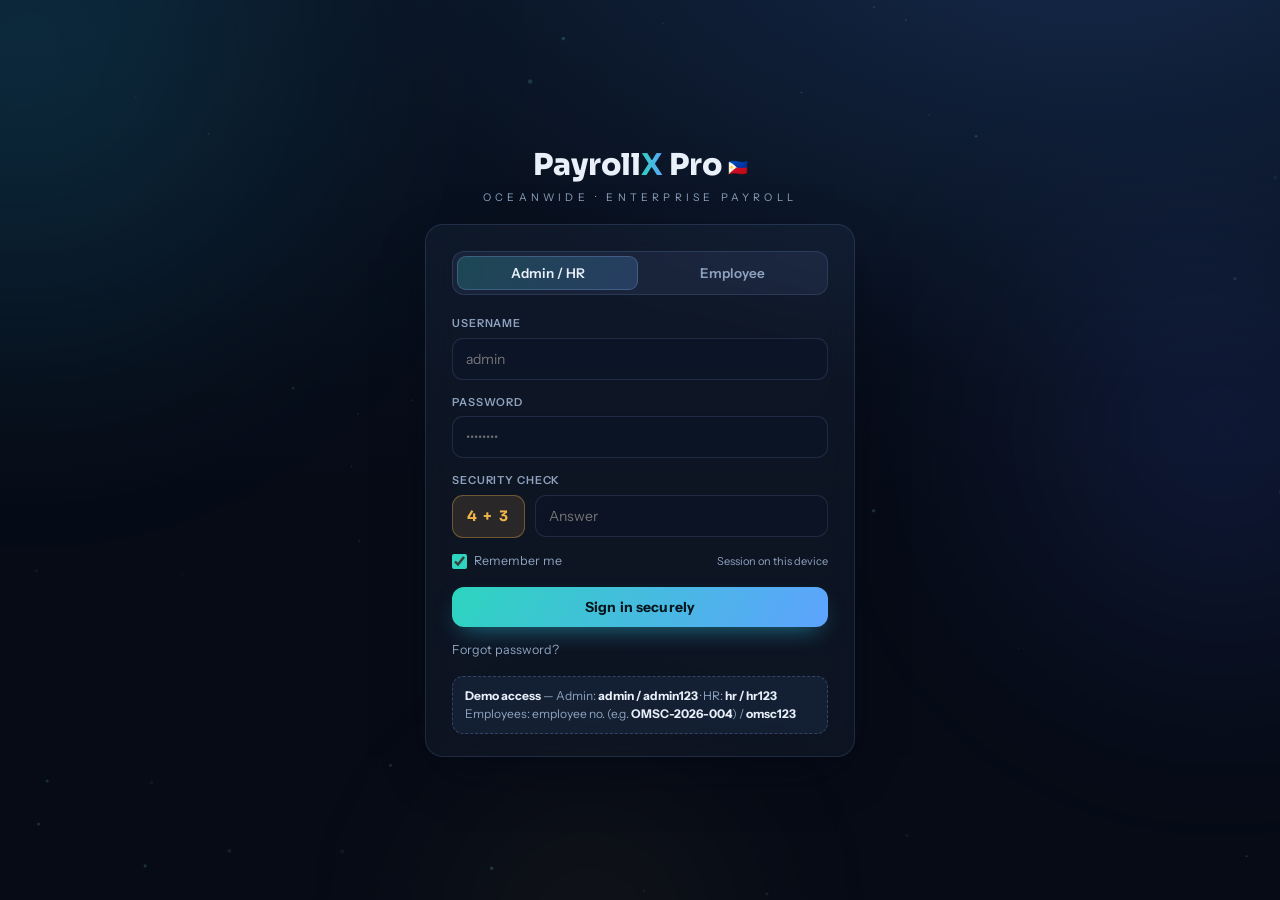
<file: PayrollX-Pro-PH.html>
<!DOCTYPE html>
<html lang="en" data-theme="dark">
<head>
<meta charset="UTF-8">
<meta name="viewport" content="width=device-width, initial-scale=1.0">
<title>PayrollX Pro PH — Oceanwide</title>
<link rel="preconnect" href="https://fonts.googleapis.com">
<link rel="preconnect" href="https://fonts.gstatic.com" crossorigin>
<link href="https://fonts.googleapis.com/css2?family=Sora:wght@500;600;700;800&family=Instrument+Sans:wght@400;500;600;700&display=swap" rel="stylesheet">
<style>
/* ============ PayrollX Pro PH — Oceanwide ============ */
:root{
  --bg0:#060b16; --bg1:#0a1424;
  --panel:rgba(146,182,255,.055); --panel2:rgba(146,182,255,.09);
  --line:rgba(150,186,255,.14); --line2:rgba(150,186,255,.24);
  --ink:#e9f0fa; --mut:#8ea3c0; --dim:#5f7494;
  --teal:#2dd4bf; --teal2:#19a3b8; --blue:#5ea3ff; --brass:#f0b64a; --brass2:#d99a26;
  --ok:#3ddc97; --warn:#f7c948; --bad:#ff6b7a; --vio:#a78bfa;
  --glass-blur:16px; --r:18px; --shadow:0 18px 50px -18px rgba(2,8,20,.8);
  --font-d:'Sora',ui-sans-serif,system-ui,sans-serif;
  --font-b:'Instrument Sans',ui-sans-serif,system-ui,-apple-system,sans-serif;
}
html[data-theme="light"]{
  --bg0:#eef3fa; --bg1:#e2ebf6;
  --panel:rgba(255,255,255,.66); --panel2:rgba(255,255,255,.9);
  --line:rgba(14,42,80,.12); --line2:rgba(14,42,80,.22);
  --ink:#0e1b2e; --mut:#48607f; --dim:#7d92ac;
  --shadow:0 18px 44px -20px rgba(30,60,110,.35);
}
*{box-sizing:border-box;margin:0;padding:0}
html,body{height:100%}
body{font-family:var(--font-b);color:var(--ink);background:var(--bg0);overflow-x:hidden;
  -webkit-font-smoothing:antialiased;font-size:14.5px;line-height:1.5}
::selection{background:rgba(45,212,191,.32)}
::-webkit-scrollbar{width:10px;height:10px}
::-webkit-scrollbar-thumb{background:rgba(140,170,220,.22);border-radius:8px;border:2px solid transparent;background-clip:content-box}
::-webkit-scrollbar-thumb:hover{background:rgba(140,170,220,.4);background-clip:content-box}
h1,h2,h3,h4,.num{font-family:var(--font-d)}
.num,.money{font-variant-numeric:tabular-nums}
a{color:var(--teal);text-decoration:none}
button{font-family:inherit;color:inherit;cursor:pointer;border:0;background:none}
input,select,textarea{font-family:inherit;font-size:14px;color:var(--ink)}
svg{display:block}

/* ---------- Deep-current animated background ---------- */
.bg{position:fixed;inset:0;z-index:-2;background:
  radial-gradient(1200px 800px at 85% -10%,rgba(38,78,140,.35),transparent 60%),
  linear-gradient(180deg,var(--bg1),var(--bg0) 55%)}
html[data-theme="light"] .bg{background:
  radial-gradient(1200px 800px at 85% -10%,rgba(120,170,240,.35),transparent 60%),
  linear-gradient(180deg,var(--bg1),var(--bg0) 55%)}
.blob{position:fixed;z-index:-1;border-radius:50%;filter:blur(90px);opacity:.5;pointer-events:none}
.b1{width:56vmax;height:56vmax;left:-18vmax;top:-16vmax;background:radial-gradient(circle at 35% 35%,rgba(20,120,150,.55),transparent 62%);animation:drift1 64s ease-in-out infinite alternate}
.b2{width:46vmax;height:46vmax;right:-14vmax;top:22vh;background:radial-gradient(circle at 60% 40%,rgba(64,96,220,.42),transparent 62%);animation:drift2 78s ease-in-out infinite alternate}
.b3{width:40vmax;height:40vmax;left:26vw;bottom:-22vmax;background:radial-gradient(circle at 50% 50%,rgba(240,182,74,.16),transparent 60%);animation:drift3 90s ease-in-out infinite alternate}
html[data-theme="light"] .blob{opacity:.4}
@keyframes drift1{to{transform:translate(9vmax,7vmax) scale(1.12)}}
@keyframes drift2{to{transform:translate(-8vmax,-6vmax) scale(1.08) rotate(20deg)}}
@keyframes drift3{to{transform:translate(6vmax,-9vmax) scale(1.15)}}
#plank{position:fixed;inset:0;z-index:-1;pointer-events:none;opacity:.55}
@media (prefers-reduced-motion:reduce){
  .blob,#plank{animation:none!important;display:none}
  *,*::before,*::after{animation-duration:.001s!important;transition-duration:.001s!important}
}

/* ---------- Boot screen ---------- */
#boot{position:fixed;inset:0;z-index:100;display:flex;flex-direction:column;align-items:center;justify-content:center;
  background:radial-gradient(900px 600px at 50% 30%,rgba(28,60,110,.45),transparent 65%),var(--bg0);
  transition:opacity .6s ease,visibility .6s}
#boot.done{opacity:0;visibility:hidden}
.boot-mark{font-family:var(--font-d);font-weight:800;font-size:44px;letter-spacing:-.5px;color:var(--ink)}
.boot-mark b{background:linear-gradient(92deg,var(--teal),var(--blue));-webkit-background-clip:text;background-clip:text;color:transparent}
.boot-sub{margin-top:4px;font-size:11px;letter-spacing:.42em;color:var(--mut);text-transform:uppercase}
.boot-wave{margin-top:18px}
.boot-wave path{stroke:url(#bootGrad);stroke-width:3;fill:none;stroke-linecap:round;
  stroke-dasharray:340;stroke-dashoffset:340;animation:wave-draw 1.6s .15s ease forwards}
@keyframes wave-draw{to{stroke-dashoffset:0}}
.boot-bar{margin-top:26px;width:210px;height:4px;border-radius:99px;background:rgba(140,170,220,.14);overflow:hidden}
.boot-bar i{display:block;height:100%;width:40%;border-radius:99px;background:linear-gradient(90deg,var(--teal),var(--blue));animation:boot-run 1.1s ease-in-out infinite}
@keyframes boot-run{0%{transform:translateX(-110%)}100%{transform:translateX(320%)}}
.boot-tip{margin-top:14px;font-size:12px;color:var(--dim)}

/* ---------- Auth ---------- */
#auth{position:fixed;inset:0;z-index:60;display:none;align-items:center;justify-content:center;padding:22px;overflow:auto}
#auth.show{display:flex}
.auth-wrap{width:min(430px,100%);animation:rise .55s cubic-bezier(.2,.9,.25,1) both}
@keyframes rise{from{opacity:0;transform:translateY(22px) scale(.985)}to{opacity:1;transform:none}}
.auth-brand{text-align:center;margin-bottom:18px}
.auth-brand .bm{font-family:var(--font-d);font-weight:800;font-size:30px}
.auth-brand .bm b{background:linear-gradient(92deg,var(--teal),var(--blue));-webkit-background-clip:text;background-clip:text;color:transparent}
.auth-brand .bs{font-size:10.5px;letter-spacing:.4em;text-transform:uppercase;color:var(--mut);margin-top:2px}
.card{background:var(--panel);border:1px solid var(--line);border-radius:var(--r);
  backdrop-filter:blur(var(--glass-blur));-webkit-backdrop-filter:blur(var(--glass-blur));box-shadow:var(--shadow)}
.auth-card{padding:26px 26px 22px}
.seg{display:flex;background:rgba(120,150,210,.1);border:1px solid var(--line);border-radius:12px;padding:4px;gap:4px;margin-bottom:20px}
.seg button{flex:1;padding:9px 6px;border-radius:9px;font-weight:600;font-size:13.5px;color:var(--mut);transition:.25s}
.seg button.on{background:linear-gradient(120deg,rgba(45,212,191,.2),rgba(94,163,255,.2));color:var(--ink);box-shadow:inset 0 0 0 1px var(--line2)}
.fld{margin-bottom:14px}
.fld label{display:block;font-size:11px;font-weight:600;letter-spacing:.08em;text-transform:uppercase;color:var(--mut);margin-bottom:6px}
.fld .in{position:relative}
.fld input,.fld select,.fld textarea{width:100%;padding:11px 13px;border-radius:11px;border:1px solid var(--line);
  background:rgba(10,22,40,.35);outline:none;transition:border .2s,box-shadow .2s}
html[data-theme="light"] .fld input,html[data-theme="light"] .fld select,html[data-theme="light"] .fld textarea{background:rgba(255,255,255,.75)}
.fld input:focus,.fld select:focus,.fld textarea:focus{border-color:var(--teal);box-shadow:0 0 0 3px rgba(45,212,191,.16)}
.fld .eye{position:absolute;right:9px;top:50%;transform:translateY(-50%);color:var(--dim);padding:4px;border-radius:8px}
.fld .eye:hover{color:var(--ink)}
.auth-row{display:flex;align-items:center;justify-content:space-between;font-size:12.5px;color:var(--mut);margin:4px 0 16px}
.ck{display:flex;align-items:center;gap:7px;cursor:pointer;user-select:none}
.ck input{accent-color:var(--teal);width:15px;height:15px}
.btn{display:inline-flex;align-items:center;justify-content:center;gap:8px;padding:11px 18px;border-radius:12px;
  font-weight:700;font-size:14px;letter-spacing:.01em;color:#03141c;
  background:linear-gradient(120deg,var(--teal),var(--blue));box-shadow:0 10px 24px -10px rgba(45,190,220,.65);
  transition:transform .18s,box-shadow .18s,filter .18s}
.btn:hover{transform:translateY(-1px);filter:brightness(1.06)}
.btn:active{transform:translateY(0) scale(.985)}
.btn.block{width:100%}
.btn.ghost{background:transparent;color:var(--ink);border:1px solid var(--line2);box-shadow:none}
.btn.ghost:hover{background:var(--panel2)}
.btn.soft{background:rgba(45,212,191,.14);color:var(--teal);box-shadow:none;border:1px solid rgba(45,212,191,.3)}
.btn.brass{background:linear-gradient(120deg,var(--brass),#f6d27e);color:#3a2703;box-shadow:0 10px 24px -12px rgba(240,182,74,.7)}
.btn.danger{background:linear-gradient(120deg,#ff6b7a,#ff9d6b);color:#2b0a10}
.btn.sm{padding:7px 12px;font-size:12.5px;border-radius:10px}
.btn.xs{padding:5px 9px;font-size:11.5px;border-radius:9px;gap:5px}
.btn[disabled]{opacity:.5;pointer-events:none}
button:focus-visible,a:focus-visible,input:focus-visible{outline:2px solid var(--teal);outline-offset:2px}
.auth-links{display:flex;justify-content:space-between;margin-top:14px;font-size:12.5px}
.auth-links a{color:var(--mut)} .auth-links a:hover{color:var(--teal)}
.auth-note{margin-top:16px;padding:10px 12px;border-radius:11px;background:rgba(94,163,255,.08);border:1px dashed var(--line2);font-size:12px;color:var(--mut)}
.auth-note b{color:var(--ink)}
.cap{display:flex;gap:10px;align-items:center}
.cap .cq{flex:0 0 auto;padding:10px 14px;border-radius:11px;background:rgba(240,182,74,.12);border:1px solid rgba(240,182,74,.35);
  font-family:var(--font-d);font-weight:700;letter-spacing:.12em;color:var(--brass);user-select:none}
.shake{animation:shake .4s}
@keyframes shake{0%,100%{transform:translateX(0)}25%{transform:translateX(-7px)}60%{transform:translateX(6px)}80%{transform:translateX(-3px)}}
</style>
<style>
/* ---------- App shell ---------- */
#app{display:none;min-height:100vh}
#app.show{display:grid;grid-template-columns:250px 1fr}
.sb{position:sticky;top:0;height:100vh;display:flex;flex-direction:column;padding:18px 14px;
  background:linear-gradient(180deg,rgba(146,182,255,.06),rgba(146,182,255,.02));
  border-right:1px solid var(--line);backdrop-filter:blur(var(--glass-blur))}
.sb-logo{display:flex;align-items:center;gap:11px;padding:6px 8px 16px}
.sb-logo .lg{width:38px;height:38px;border-radius:12px;display:grid;place-items:center;color:#03141c;
  background:linear-gradient(135deg,var(--teal),var(--blue));box-shadow:0 8px 20px -8px rgba(45,190,220,.7)}
.sb-logo .t1{font-family:var(--font-d);font-weight:800;font-size:16.5px;line-height:1.1}
.sb-logo .t1 b{color:var(--teal)}
.sb-logo .t2{font-size:9.5px;letter-spacing:.32em;text-transform:uppercase;color:var(--mut)}
.nv{flex:1;overflow:auto;display:flex;flex-direction:column;gap:3px;padding:4px 0;scrollbar-width:thin}
.nv .sec{font-size:10px;letter-spacing:.18em;text-transform:uppercase;color:var(--dim);padding:12px 10px 5px}
.nv a{display:flex;align-items:center;gap:11px;padding:9.5px 11px;border-radius:12px;color:var(--mut);font-weight:600;font-size:13.5px;position:relative;transition:.2s}
.nv a svg{width:18px;height:18px;flex:0 0 auto}
.nv a:hover{color:var(--ink);background:var(--panel2)}
.nv a.on{color:var(--ink);background:linear-gradient(120deg,rgba(45,212,191,.16),rgba(94,163,255,.12));box-shadow:inset 0 0 0 1px var(--line2)}
.nv a.on::before{content:"";position:absolute;left:-14px;top:22%;bottom:22%;width:3.5px;border-radius:0 4px 4px 0;background:linear-gradient(var(--teal),var(--blue))}
.nv a .bdg{margin-left:auto;font-size:10.5px;font-weight:700;padding:2px 7px;border-radius:99px;background:rgba(255,107,122,.18);color:var(--bad)}
.sb-user{margin-top:10px;padding:10px;border-radius:14px;background:var(--panel);border:1px solid var(--line);display:flex;align-items:center;gap:10px}
.sb-user .meta{flex:1;min-width:0}
.sb-user .n{font-weight:700;font-size:13px;white-space:nowrap;overflow:hidden;text-overflow:ellipsis}
.sb-user .r{font-size:11px;color:var(--mut)}
.av{width:34px;height:34px;border-radius:50%;display:grid;place-items:center;font-weight:700;font-size:12.5px;color:#04222b;flex:0 0 auto;
  background:linear-gradient(135deg,var(--av1,#4dd6c3),var(--av2,#63a9ff));box-shadow:inset 0 0 0 2px rgba(255,255,255,.25)}
.av.lg{width:52px;height:52px;font-size:17px;border-radius:16px}
.av.xl{width:74px;height:74px;font-size:24px;border-radius:20px}

.main{min-width:0;display:flex;flex-direction:column}
.top{position:sticky;top:0;z-index:30;display:flex;align-items:center;gap:14px;padding:13px 26px;
  background:linear-gradient(180deg,rgba(8,16,30,.72),rgba(8,16,30,.45));border-bottom:1px solid var(--line);
  backdrop-filter:blur(var(--glass-blur));-webkit-backdrop-filter:blur(var(--glass-blur))}
html[data-theme="light"] .top{background:linear-gradient(180deg,rgba(255,255,255,.75),rgba(255,255,255,.5))}
.top .tt{min-width:0}
.top .tt h1{font-size:18px;font-weight:700;letter-spacing:-.2px;white-space:nowrap;overflow:hidden;text-overflow:ellipsis}
.top .tt .bc{font-size:11.5px;color:var(--mut)}
.top .sp{flex:1}
.chipbar{display:flex;align-items:center;gap:9px;flex-wrap:wrap;justify-content:flex-end}
.tchip{display:flex;align-items:center;gap:8px;padding:7.5px 12px;border-radius:12px;background:var(--panel);border:1px solid var(--line);font-size:12.5px;color:var(--mut);white-space:nowrap}
.tchip b{color:var(--ink);font-family:var(--font-d);font-weight:600}
.tchip svg{width:15px;height:15px;color:var(--teal)}
.icobtn{position:relative;width:38px;height:38px;border-radius:12px;display:grid;place-items:center;color:var(--mut);
  background:var(--panel);border:1px solid var(--line);transition:.2s}
.icobtn:hover{color:var(--ink);background:var(--panel2)}
.icobtn svg{width:17px;height:17px}
.icobtn .dot{position:absolute;top:8px;right:9px;width:8px;height:8px;border-radius:50%;background:var(--bad);box-shadow:0 0 0 3px rgba(255,107,122,.25);animation:pulse 1.8s infinite}
@keyframes pulse{0%,100%{transform:scale(1)}50%{transform:scale(1.25)}}
.srch{display:flex;align-items:center;gap:8px;padding:8px 12px;border-radius:12px;background:var(--panel);border:1px solid var(--line);min-width:190px}
.srch svg{width:15px;height:15px;color:var(--dim)}
.srch input{background:none;border:0;outline:none;width:100%;font-size:13px;color:var(--ink)}

#page{padding:24px 26px 60px;max-width:1460px;width:100%;margin:0 auto}
.pg{animation:pgin .4s cubic-bezier(.2,.85,.3,1) both}
@keyframes pgin{from{opacity:0;transform:translateY(10px)}to{opacity:1;transform:none}}
.phead{display:flex;align-items:flex-end;justify-content:space-between;gap:14px;margin-bottom:18px;flex-wrap:wrap}
.phead h2{font-size:21px;letter-spacing:-.3px}
.phead .sub{font-size:12.5px;color:var(--mut);margin-top:3px}
.phead .acts{display:flex;gap:9px;flex-wrap:wrap}

/* grids + stat cards */
.g{display:grid;gap:16px}
.g2{grid-template-columns:repeat(2,1fr)}.g3{grid-template-columns:repeat(3,1fr)}
.g4{grid-template-columns:repeat(4,1fr)}.g23{grid-template-columns:2fr 1fr}.g32{grid-template-columns:1fr 2fr}
@media(max-width:1180px){.g4{grid-template-columns:repeat(2,1fr)}.g3{grid-template-columns:repeat(2,1fr)}.g23,.g32{grid-template-columns:1fr}}
@media(max-width:640px){.g4,.g3,.g2{grid-template-columns:1fr}}
.card{position:relative}
.card.pad{padding:18px}
.card.hov{transition:transform .25s,border-color .25s,box-shadow .25s}
.card.hov:hover{transform:translateY(-3px);border-color:var(--line2);box-shadow:0 24px 60px -22px rgba(2,10,26,.85)}
.tiltwrap{perspective:900px}
.tilt{transform-style:preserve-3d;will-change:transform}
.stat{padding:17px 18px;overflow:hidden}
.stat .ic{width:40px;height:40px;border-radius:13px;display:grid;place-items:center;margin-bottom:13px;
  background:rgba(45,212,191,.13);color:var(--teal);border:1px solid rgba(45,212,191,.25)}
.stat .ic.blue{background:rgba(94,163,255,.13);color:var(--blue);border-color:rgba(94,163,255,.3)}
.stat .ic.brass{background:rgba(240,182,74,.14);color:var(--brass);border-color:rgba(240,182,74,.35)}
.stat .ic.bad{background:rgba(255,107,122,.13);color:var(--bad);border-color:rgba(255,107,122,.3)}
.stat .ic.vio{background:rgba(167,139,250,.13);color:var(--vio);border-color:rgba(167,139,250,.3)}
.stat .ic svg{width:19px;height:19px}
.stat .lb{font-size:11.5px;font-weight:600;letter-spacing:.06em;text-transform:uppercase;color:var(--mut)}
.stat .vl{font-size:24.5px;font-weight:700;margin-top:4px;letter-spacing:-.4px}
.stat .ft{display:flex;align-items:center;gap:8px;margin-top:9px;font-size:11.5px;color:var(--dim)}
.delta{font-weight:700;padding:2px 7px;border-radius:99px;font-size:10.5px}
.delta.up{color:var(--ok);background:rgba(61,220,151,.13)}
.delta.dn{color:var(--bad);background:rgba(255,107,122,.13)}
.stat .spark{position:absolute;right:12px;bottom:10px;opacity:.85}
.ct{font-size:14.5px;font-weight:700;letter-spacing:-.1px}
.cs{font-size:11.5px;color:var(--mut);margin-top:2px}
.chead{display:flex;align-items:center;justify-content:space-between;gap:10px;margin-bottom:14px}

/* chips, tables */
.chip{display:inline-flex;align-items:center;gap:6px;padding:3.5px 10px;border-radius:99px;font-size:11px;font-weight:700;letter-spacing:.03em}
.chip::before{content:"";width:6px;height:6px;border-radius:50%;background:currentColor}
.chip.ok{color:var(--ok);background:rgba(61,220,151,.12)}
.chip.warn{color:var(--warn);background:rgba(247,201,72,.12)}
.chip.bad{color:var(--bad);background:rgba(255,107,122,.12)}
.chip.info{color:var(--blue);background:rgba(94,163,255,.12)}
.chip.mut{color:var(--mut);background:rgba(140,166,200,.14)}
.chip.brass{color:var(--brass);background:rgba(240,182,74,.13)}
.chip.vio{color:var(--vio);background:rgba(167,139,250,.13)}
.tblwrap{overflow:auto;border-radius:var(--r)}
table.tbl{width:100%;border-collapse:collapse;font-size:13px}
.tbl th{position:sticky;top:0;z-index:2;text-align:left;font-size:10.5px;font-weight:700;letter-spacing:.1em;text-transform:uppercase;color:var(--mut);
  padding:12px 14px;background:rgba(16,30,54,.9);backdrop-filter:blur(8px);border-bottom:1px solid var(--line)}
html[data-theme="light"] .tbl th{background:rgba(244,248,253,.95)}
.tbl td{padding:11.5px 14px;border-bottom:1px solid var(--line);vertical-align:middle}
.tbl tr:last-child td{border-bottom:0}
.tbl tbody tr{transition:background .15s}
.tbl tbody tr:hover{background:rgba(120,160,230,.06)}
.tbl .money{text-align:left;font-family:var(--font-d);font-weight:600;font-size:12.8px}
.tbl .who{display:flex;align-items:center;gap:10px;min-width:0}
.tbl .who .nm{font-weight:700;font-size:13px}
.tbl .who .sb2{font-size:11px;color:var(--mut)}
.rowacts{display:flex;gap:6px;justify-content:flex-end}
.rowacts .icobtn{width:30px;height:30px;border-radius:9px}
.rowacts .icobtn svg{width:14px;height:14px}
.empty{padding:40px 20px;text-align:center;color:var(--mut)}
.empty .big{font-size:34px;margin-bottom:8px}
.empty b{color:var(--ink)}

/* modal, popover, toast */
#mask{position:fixed;inset:0;z-index:80;display:none;align-items:flex-start;justify-content:center;padding:5vh 18px 18px;overflow:auto;
  background:rgba(3,8,18,.6);backdrop-filter:blur(6px)}
#mask.show{display:flex}
.modal{width:min(620px,100%);animation:modin .32s cubic-bezier(.2,.9,.3,1) both;margin-bottom:5vh}
.modal.wide{width:min(940px,100%)}
@keyframes modin{from{opacity:0;transform:translateY(16px) scale(.98)}to{opacity:1;transform:none}}
.mhead{display:flex;align-items:center;justify-content:space-between;gap:12px;padding:17px 20px;border-bottom:1px solid var(--line)}
.mhead h3{font-size:16px}
.mhead .cs{margin-top:1px}
.mbody{padding:20px}
.mfoot{display:flex;justify-content:flex-end;gap:10px;padding:15px 20px;border-top:1px solid var(--line)}
.frm{display:grid;grid-template-columns:1fr 1fr;gap:13px 14px}
.frm .full{grid-column:1/-1}
@media(max-width:560px){.frm{grid-template-columns:1fr}}
.pop{position:absolute;top:calc(100% + 10px);right:0;width:330px;max-height:420px;overflow:auto;z-index:50;
  animation:modin .25s both;padding:8px}
.pop .ph{display:flex;align-items:center;justify-content:space-between;padding:8px 10px 10px;font-weight:700;font-size:13.5px}
.pop .ph a{font-size:11.5px;font-weight:600}
.nitem{display:flex;gap:11px;padding:10px;border-radius:12px;transition:.15s;cursor:default}
.nitem:hover{background:var(--panel2)}
.nitem .nic{width:32px;height:32px;border-radius:10px;display:grid;place-items:center;flex:0 0 auto;background:rgba(94,163,255,.12);color:var(--blue)}
.nitem .nic svg{width:15px;height:15px}
.nitem .nt{font-weight:700;font-size:12.8px}
.nitem .nb{font-size:12px;color:var(--mut);margin-top:1px}
.nitem .na{font-size:10.5px;color:var(--dim);margin-top:3px}
.nitem.unread{background:rgba(45,212,191,.06)}
#toasts{position:fixed;right:20px;bottom:20px;z-index:120;display:flex;flex-direction:column;gap:10px;max-width:340px}
.toast{display:flex;gap:11px;align-items:flex-start;padding:13px 15px;border-radius:14px;background:var(--panel2);
  border:1px solid var(--line2);backdrop-filter:blur(18px);box-shadow:var(--shadow);animation:tin .35s cubic-bezier(.2,.9,.3,1) both}
.toast.out{animation:tout .3s forwards}
@keyframes tin{from{opacity:0;transform:translateX(30px)}to{opacity:1;transform:none}}
@keyframes tout{to{opacity:0;transform:translateX(30px)}}
.toast .tic{width:30px;height:30px;border-radius:10px;display:grid;place-items:center;flex:0 0 auto}
.toast .tic svg{width:15px;height:15px}
.toast.ok .tic{background:rgba(61,220,151,.15);color:var(--ok)}
.toast.err .tic{background:rgba(255,107,122,.15);color:var(--bad)}
.toast.info .tic{background:rgba(94,163,255,.15);color:var(--blue)}
.toast .tt2{font-weight:700;font-size:13px}
.toast .tb{font-size:12px;color:var(--mut);margin-top:1px}

/* skeleton */
.sk{position:relative;overflow:hidden;background:rgba(140,170,220,.1);border-radius:10px}
.sk::after{content:"";position:absolute;inset:0;transform:translateX(-100%);
  background:linear-gradient(90deg,transparent,rgba(200,220,255,.12),transparent);animation:sksl 1.3s infinite}
@keyframes sksl{to{transform:translateX(100%)}}

/* charts + calendar */
.chart text{fill:var(--mut);font-size:10px;font-family:var(--font-b)}
.chart .gl{stroke:var(--line);stroke-dasharray:3 4}
.bar{transition:height .8s cubic-bezier(.2,.8,.3,1),y .8s cubic-bezier(.2,.8,.3,1)}
.legend{display:flex;flex-wrap:wrap;gap:12px;font-size:11.5px;color:var(--mut);margin-top:10px}
.legend i{width:9px;height:9px;border-radius:3px;display:inline-block;margin-right:6px;vertical-align:-1px}
.cal{display:grid;grid-template-columns:repeat(7,1fr);gap:6px}
.cal .dh{font-size:10.5px;font-weight:700;letter-spacing:.1em;text-transform:uppercase;color:var(--dim);text-align:center;padding:4px 0}
.cal .dc{min-height:86px;border:1px solid var(--line);border-radius:12px;padding:7px;background:rgba(120,160,230,.03);transition:.2s;position:relative}
.cal .dc:hover{border-color:var(--line2);background:var(--panel2)}
.cal .dc.dim{opacity:.35}
.cal .dc.today{border-color:var(--teal);box-shadow:0 0 0 2px rgba(45,212,191,.2) inset}
.cal .dn2{font-family:var(--font-d);font-weight:600;font-size:12px;color:var(--mut)}
.cal .ev{margin-top:4px;font-size:9.8px;font-weight:700;padding:2.5px 6px;border-radius:6px;white-space:nowrap;overflow:hidden;text-overflow:ellipsis}
.ev.g{background:rgba(61,220,151,.16);color:var(--ok)}.ev.y{background:rgba(247,201,72,.16);color:var(--warn)}
.ev.r{background:rgba(255,107,122,.16);color:var(--bad)}.ev.b{background:rgba(94,163,255,.16);color:var(--blue)}
.ev.p{background:rgba(167,139,250,.18);color:var(--vio)}
.tabs{display:flex;gap:6px;border-bottom:1px solid var(--line);margin-bottom:16px;overflow:auto}
.tabs button{padding:9px 14px;font-weight:700;font-size:13px;color:var(--mut);border-bottom:2px solid transparent;margin-bottom:-1px;white-space:nowrap}
.tabs button.on{color:var(--teal);border-color:var(--teal)}
.kv{display:flex;justify-content:space-between;gap:12px;padding:8.5px 0;border-bottom:1px dashed var(--line);font-size:13px}
.kv:last-child{border-bottom:0}
.kv .k{color:var(--mut)} .kv .v{font-weight:600;text-align:right}
.switch{position:relative;width:40px;height:22px;border-radius:99px;background:rgba(140,166,200,.25);transition:.2s;flex:0 0 auto;cursor:pointer}
.switch::after{content:"";position:absolute;top:3px;left:3px;width:16px;height:16px;border-radius:50%;background:#fff;transition:.2s}
.switch.on{background:var(--teal)}
.switch.on::after{left:21px}
.hr{height:1px;background:var(--line);margin:14px 0}
.mut{color:var(--mut)} .sm2{font-size:12px} .xs2{font-size:11px} .b7{font-weight:700}
.right{text-align:left}.center{text-align:left}
.fx{display:flex;align-items:center;gap:10px}.fxb{display:flex;align-items:center;justify-content:space-between;gap:10px}.wrap{flex-wrap:wrap}
.mt6{margin-top:6px}.mt10{margin-top:10px}.mt14{margin-top:14px}.mt18{margin-top:18px}.mb10{margin-bottom:10px}.mb14{margin-bottom:14px}

/* AI assistant */
#aifab{position:fixed;right:22px;bottom:22px;z-index:70;width:54px;height:54px;border-radius:18px;display:none;place-items:center;color:#03141c;
  background:linear-gradient(135deg,var(--teal),var(--blue));box-shadow:0 16px 34px -10px rgba(40,180,220,.7);transition:.25s}
#aifab:hover{transform:translateY(-3px) rotate(-4deg)}
#aifab.show{display:grid}
#aifab svg{width:23px;height:23px}
#aipanel{position:fixed;right:22px;bottom:88px;z-index:71;width:min(370px,calc(100vw - 44px));height:480px;display:none;flex-direction:column;overflow:hidden}
#aipanel.show{display:flex;animation:modin .3s both}
.aih{display:flex;align-items:center;gap:10px;padding:13px 15px;border-bottom:1px solid var(--line)}
.aih .aiav{width:32px;height:32px;border-radius:11px;display:grid;place-items:center;background:linear-gradient(135deg,var(--teal),var(--blue));color:#03141c}
.aih .aiav svg{width:16px;height:16px}
#aimsgs{flex:1;overflow:auto;padding:14px;display:flex;flex-direction:column;gap:10px}
.aim{max-width:86%;padding:10px 13px;border-radius:14px;font-size:13px;line-height:1.55;white-space:pre-wrap}
.aim.u{align-self:flex-end;background:linear-gradient(120deg,rgba(45,212,191,.22),rgba(94,163,255,.22));border:1px solid var(--line2);border-bottom-right-radius:4px}
.aim.a{align-self:flex-start;background:var(--panel2);border:1px solid var(--line);border-bottom-left-radius:4px}
.aim.think i{display:inline-block;width:6px;height:6px;border-radius:50%;background:var(--teal);margin-right:4px;animation:pulse 1s infinite}
.aim.think i:nth-child(2){animation-delay:.15s}.aim.think i:nth-child(3){animation-delay:.3s}
.aif{display:flex;gap:8px;padding:11px;border-top:1px solid var(--line)}
.aif input{flex:1;padding:10px 12px;border-radius:11px;border:1px solid var(--line);background:rgba(10,22,40,.35);outline:none}
html[data-theme="light"] .aif input{background:rgba(255,255,255,.8)}

/* ---------- Payslip document ---------- */
.slip{width:100%;max-width:790px;margin:0 auto;background:#fff;color:#122032;border-radius:14px;overflow:hidden;
  box-shadow:0 30px 80px -30px rgba(0,0,0,.55);font-family:var(--font-b)}
.slip *{color:#122032}
.slip .shead{position:relative;background:linear-gradient(120deg,#0a1830,#123054 60%,#0d5a66);padding:26px 30px 42px}
.slip .shead *{color:#eaf3ff}
.slip .swave{position:absolute;left:0;right:0;bottom:-1px}
.slip .sco{display:flex;justify-content:space-between;gap:16px;align-items:flex-start}
.slip .slg{display:flex;gap:13px;align-items:center}
.slip .slgm{width:46px;height:46px;border-radius:14px;display:grid;place-items:center;font-family:var(--font-d);font-weight:800;font-size:16px;
  background:linear-gradient(135deg,#2dd4bf,#5ea3ff);color:#03141c!important;box-shadow:0 8px 18px -6px rgba(0,0,0,.4)}
.slip .scn{font-family:var(--font-d);font-weight:700;font-size:17px;letter-spacing:.01em}
.slip .sca{font-size:10.8px;opacity:.82;margin-top:2px}
.slip .stag{text-align:right}
.slip .stag .t{font-family:var(--font-d);font-weight:800;font-size:19px;letter-spacing:.14em;color:#f0b64a!important}
.slip .stag .p{font-size:10.5px;opacity:.85;margin-top:3px}
.slip .stag .pn{font-size:10.5px;opacity:.7;margin-top:1px;font-family:ui-monospace,Menlo,monospace}
.slip .sbody{padding:20px 30px 26px}
.slip .semp{display:flex;gap:15px;align-items:center;padding-bottom:15px;border-bottom:1.5px solid #e4ecf5}
.slip .semp .en{font-family:var(--font-d);font-weight:700;font-size:16.5px}
.slip .semp .ep{font-size:11.5px;color:#5c7189!important;margin-top:2px}
.slip .sqr{margin-left:auto;text-align:center}
.slip .sqr canvas{border:4px solid #fff;outline:1px solid #dbe6f0;border-radius:6px}
.slip .sqr .q{font-size:8.5px;letter-spacing:.12em;color:#8296ab!important;margin-top:4px;text-transform:uppercase}
.slip .sgrid{display:grid;grid-template-columns:1fr 1fr;gap:0 26px;margin-top:14px}
.slip .sth{font-size:10px;font-weight:800;letter-spacing:.14em;text-transform:uppercase;color:#0d5a66!important;
  padding:7px 0 6px;border-bottom:2px solid #0d5a66;margin-bottom:2px;display:flex;justify-content:space-between}
.slip .sth.ded{color:#a3452f!important;border-color:#a3452f}
.slip .srow{display:flex;justify-content:space-between;gap:10px;padding:5.5px 0;border-bottom:1px dashed #e8eef5;font-size:12.3px}
.slip .srow .sl{color:#42586f!important}
.slip .srow .sv{font-family:var(--font-d);font-weight:600;font-variant-numeric:tabular-nums}
.slip .srow.tot{border-bottom:0;border-top:1.5px solid #d7e2ee;margin-top:4px;padding-top:8px}
.slip .srow.tot .sl{font-weight:800;color:#122032!important;text-transform:uppercase;font-size:10.8px;letter-spacing:.08em}
.slip .snet{margin-top:18px;display:flex;align-items:center;gap:18px;padding:16px 20px;border-radius:14px;
  background:linear-gradient(120deg,#0a1830,#14385e);position:relative;overflow:hidden}
.slip .snet::after{content:"";position:absolute;right:-30px;top:-40px;width:170px;height:170px;border-radius:50%;
  background:radial-gradient(circle,rgba(240,182,74,.35),transparent 65%)}
.slip .snet .nl{font-size:10.5px;letter-spacing:.22em;text-transform:uppercase;color:#9fb7d4!important}
.slip .snet .nv2{font-family:var(--font-d);font-weight:800;font-size:29px;color:#fff!important;letter-spacing:-.5px;margin-top:2px}
.slip .snet .nw{font-size:10px;color:#88a2c2!important;margin-top:3px;max-width:330px}
.slip .seal{margin-left:auto;width:76px;height:76px;border-radius:50%;display:grid;place-items:center;text-align:center;position:relative;z-index:1;
  background:radial-gradient(circle at 35% 30%,#ffe6ae,#f0b64a 55%,#c8881c);box-shadow:0 10px 24px -8px rgba(240,182,74,.65),inset 0 0 0 3px rgba(255,255,255,.35)}
.slip .seal .st2{font-family:var(--font-d);font-weight:800;font-size:8.5px;letter-spacing:.1em;color:#4a3204!important;line-height:1.35}
.slip .ssum{display:grid;grid-template-columns:repeat(4,1fr);gap:10px;margin-top:16px}
.slip .ssum .sc2{border:1px solid #e4ecf5;border-radius:11px;padding:9px 11px}
.slip .sc2 .k2{font-size:9px;letter-spacing:.1em;text-transform:uppercase;color:#7d92a9!important}
.slip .sc2 .v2{font-family:var(--font-d);font-weight:700;font-size:13px;margin-top:2px}
.slip .sfoot{display:flex;justify-content:space-between;align-items:flex-end;gap:20px;margin-top:22px;padding-top:14px;border-top:1.5px solid #e4ecf5}
.slip .sig{flex:1;text-align:center}
.slip .sig .ln{border-bottom:1.3px solid #93a7bc;height:30px;position:relative}
.slip .sig .ln .scr{position:absolute;left:0;right:0;bottom:2px;font-family:'Sora';font-style:italic;font-weight:600;font-size:13px;color:#25547e!important;opacity:.9}
.slip .sig .nm2{font-size:10.5px;font-weight:700;margin-top:5px}
.slip .sig .rl{font-size:9px;color:#8296ab!important;letter-spacing:.06em;text-transform:uppercase}
.slip .sbar{margin-top:16px;display:flex;justify-content:space-between;align-items:center;gap:14px}
.slip .fine{font-size:8.6px;color:#93a7bc!important;max-width:430px;line-height:1.5}
#printArea{display:none}
@media print{
  body{background:#fff!important}
  .bg,.blob,#plank,#boot,#auth,#app,#toasts,#mask,#aifab,#aipanel{display:none!important}
  #printArea{display:block!important}
  #printArea .slip{box-shadow:none;border-radius:0;max-width:100%;page-break-after:always}
  @page{margin:10mm}
}

/* responsive shell */
@media(max-width:1040px){
  #app.show{grid-template-columns:76px 1fr}
  .sb{padding:16px 10px}
  .sb-logo .t1,.sb-logo .t2,.nv a span,.nv .sec,.sb-user .meta,.sb-user .lo{display:none}
  .nv a{justify-content:center;padding:12px}
  .nv a .bdg{position:absolute;top:4px;right:4px;margin:0}
  .sb-user{justify-content:center;padding:8px}
}
@media(max-width:760px){
  .top{padding:11px 16px;flex-wrap:wrap}
  #page{padding:18px 14px 80px}
  .tchip.hidesm,.srch{display:none}
  .slip .sgrid,.slip .ssum{grid-template-columns:1fr 1fr}
}
</style>
</head>
<body>
<div class="bg"></div><div class="blob b1"></div><div class="blob b2"></div><div class="blob b3"></div>
<canvas id="plank"></canvas>
<svg width="0" height="0" style="position:absolute"><defs>
<linearGradient id="bootGrad" x1="0" y1="0" x2="1" y2="0"><stop offset="0" stop-color="#2dd4bf"/><stop offset="1" stop-color="#5ea3ff"/></linearGradient>
<linearGradient id="gTeal" x1="0" y1="0" x2="0" y2="1"><stop offset="0" stop-color="#2dd4bf"/><stop offset="1" stop-color="#5ea3ff"/></linearGradient>
<linearGradient id="gBrass" x1="0" y1="0" x2="0" y2="1"><stop offset="0" stop-color="#f6d27e"/><stop offset="1" stop-color="#d99a26"/></linearGradient>
<linearGradient id="gLine" x1="0" y1="0" x2="1" y2="0"><stop offset="0" stop-color="#2dd4bf"/><stop offset="1" stop-color="#5ea3ff"/></linearGradient>
</defs></svg>

<div id="boot">
  <div class="boot-mark">Payroll<b>X</b></div>
  <div class="boot-sub">Pro · Philippines</div>
  <svg class="boot-wave" width="180" height="26" viewBox="0 0 180 26"><path d="M4 16 C 26 2, 44 30, 66 16 S 108 2, 130 16 S 168 26, 176 12"/></svg>
  <div class="boot-bar"><i></i></div>
  <div class="boot-tip" id="bootTip">Raising the anchor…</div>
</div>

<div id="auth">
  <div class="auth-wrap">
    <div class="auth-brand">
      <div class="bm">Payroll<b>X</b> Pro <span style="font-size:16px;vertical-align:2px">🇵🇭</span></div>
      <div class="bs">Oceanwide · Enterprise Payroll</div>
    </div>
    <div class="card auth-card">
      <div class="seg" role="tablist">
        <button id="tabAdmin" class="on" onclick="UI.authTab('admin')">Admin / HR</button>
        <button id="tabEmp" onclick="UI.authTab('emp')">Employee</button>
      </div>
      <form id="loginForm" onsubmit="return Auth.login(event)">
        <div class="fld"><label id="lbUser">Username</label>
          <div class="in"><input id="inUser" autocomplete="username" placeholder="admin" required></div>
        </div>
        <div class="fld"><label>Password</label>
          <div class="in"><input id="inPass" type="password" autocomplete="current-password" placeholder="••••••••" required>
            <button type="button" class="eye" onclick="UI.peek(this)" aria-label="Show password"></button>
          </div>
        </div>
        <div class="fld" id="capWrap"><label>Security check</label>
          <div class="cap"><div class="cq" id="capQ">3 + 4</div>
            <div class="in" style="flex:1"><input id="capA" inputmode="numeric" placeholder="Answer" autocomplete="off"></div>
          </div>
        </div>
        <div class="auth-row">
          <label class="ck"><input type="checkbox" id="ckRemember" checked> Remember me</label>
          <span class="xs2" id="authHint">Session on this device</span>
        </div>
        <button class="btn block" type="submit" id="btnLogin">Sign in securely</button>
      </form>
      <div class="auth-links">
        <a href="#" onclick="Auth.forgot();return false">Forgot password?</a>
        <a href="#" onclick="Auth.qrHint();return false" id="qrLink" style="display:none">QR / Face login</a>
      </div>
      <div class="auth-note" id="demoNote"><b>Demo access</b> — Admin: <b>admin / admin123</b> · HR: <b>hr / hr123</b><br>Employees: employee no. (e.g. <b>OMSC-2026-004</b>) / <b>omsc123</b></div>
    </div>
  </div>
</div>

<div id="app">
  <aside class="sb">
    <div class="sb-logo">
      <div class="lg" id="logoIc"></div>
      <div><div class="t1">Payroll<b>X</b> Pro</div><div class="t2">Oceanwide</div></div>
    </div>
    <nav class="nv" id="nav"></nav>
    <div class="sb-user" id="sbUser"></div>
  </aside>
  <div class="main">
    <header class="top">
      <div class="tt"><h1 id="topTitle">Dashboard</h1><div class="bc" id="topCrumb">Overview</div></div>
      <div class="sp"></div>
      <div class="chipbar">
        <div class="srch"><span id="srchIc"></span><input id="globalSearch" placeholder="Search employees…" oninput="UI.globalSearch(this.value)"></div>
        <div class="tchip hidesm" title="Philippine Standard Time"><span id="clkIc"></span><b id="liveClock">--:--:--</b><span id="liveDate"></span></div>
        <div class="tchip hidesm" id="wxChip" title="Sample weather widget"></div>
        <div style="position:relative">
          <button class="icobtn" id="bellBtn" onclick="UI.togglePop('notifPop')" aria-label="Notifications"><span id="bellIc"></span><span class="dot" id="bellDot" style="display:none"></span></button>
          <div class="pop card" id="notifPop" style="display:none"></div>
        </div>
        <button class="icobtn" id="themeBtn" onclick="UI.toggleTheme()" aria-label="Toggle theme"></button>
        <div style="position:relative">
          <button class="icobtn" style="width:auto;padding:0 4px;background:none;border:none" onclick="UI.togglePop('userPop')" aria-label="Account"><span id="topAv"></span></button>
          <div class="pop card" id="userPop" style="display:none;width:230px"></div>
        </div>
      </div>
    </header>
    <div id="page"></div>
  </div>
</div>

<div id="mask" onclick="if(event.target===this)UI.closeModal()"><div class="modal card" id="modalBox"></div></div>
<div id="toasts"></div>
<button id="aifab" onclick="AI.toggle()" aria-label="AI Assistant"></button>
<div id="aipanel" class="card">
  <div class="aih"><div class="aiav" id="aiIc"></div>
    <div><div class="b7" style="font-size:13.5px">Helm — AI Assistant</div><div class="xs2 mut">Payroll & HR copilot</div></div>
    <button class="icobtn" style="margin-left:auto;width:30px;height:30px" onclick="AI.toggle()" id="aiX"></button>
  </div>
  <div id="aimsgs"></div>
  <form class="aif" onsubmit="return AI.send(event)"><input id="aiIn" placeholder="Ask about payroll, SSS, leaves…" autocomplete="off"><button class="btn sm" type="submit">Send</button></form>
</div>
<div id="printArea"></div>

<script>
/* ================= UTILITIES ================= */
const $=s=>document.querySelector(s), $$=s=>[...document.querySelectorAll(s)];
const esc=s=>String(s??'').replace(/[&<>"']/g,c=>({'&':'&amp;','<':'&lt;','>':'&gt;','"':'&quot;',"'":'&#39;'}[c]));
const r2=n=>Math.round((+n+Number.EPSILON)*100)/100;
const peso=n=>'₱'+(+n||0).toLocaleString('en-PH',{minimumFractionDigits:2,maximumFractionDigits:2});
const pes0=n=>'₱'+Math.round(+n||0).toLocaleString('en-PH');
const num=n=>(+n||0).toLocaleString('en-PH');
const pad=n=>String(n).padStart(2,'0');
const iso=d=>d.getFullYear()+'-'+pad(d.getMonth()+1)+'-'+pad(d.getDate());
const todayISO=()=>iso(new Date());
const parseD=s=>{const[a,b,c]=s.split('-').map(Number);return new Date(a,b-1,c)};
const MN=['January','February','March','April','May','June','July','August','September','October','November','December'];
const MS=['Jan','Feb','Mar','Apr','May','Jun','Jul','Aug','Sep','Oct','Nov','Dec'];
const DW=['Sun','Mon','Tue','Wed','Thu','Fri','Sat'];
const fmtD=s=>{if(!s)return'—';const d=parseD(s);return MS[d.getMonth()]+' '+d.getDate()+', '+d.getFullYear()};
const fmtDL=s=>{const d=parseD(s);return DW[d.getDay()]+', '+MN[d.getMonth()]+' '+d.getDate()+', '+d.getFullYear()};
const uid=p=>(p||'id')+'-'+Date.now().toString(36)+Math.random().toString(36).slice(2,7);
const initials=n=>n.split(/\s+/).filter(Boolean).slice(0,2).map(w=>w[0].toUpperCase()).join('');
const clampN=(n,a,b)=>Math.min(b,Math.max(a,n));
const daysBetween=(a,b)=>Math.round((parseD(b)-parseD(a))/864e5)+1;
const timeAgo=t=>{const s=(Date.now()-t)/1e3;if(s<60)return'just now';if(s<3600)return Math.floor(s/60)+'m ago';if(s<86400)return Math.floor(s/3600)+'h ago';return Math.floor(s/86400)+'d ago'};
const hhmm=m=>pad(Math.floor(m/60))+':'+pad(m%60);
const toMin=t=>{if(!t)return null;const[h,m]=t.split(':').map(Number);return h*60+m};
const t12=t=>{if(!t)return'—';let[h,m]=t.split(':').map(Number);const ap=h>=12?'PM':'AM';h=h%12||12;return h+':'+pad(m)+' '+ap};
const debounce=(f,w)=>{let t;return(...a)=>{clearTimeout(t);t=setTimeout(()=>f(...a),w)}};
const ageOf=b=>{const d=parseD(b),n=new Date();let a=n.getFullYear()-d.getFullYear();if(n.getMonth()<d.getMonth()||(n.getMonth()===d.getMonth()&&n.getDate()<d.getDate()))a--;return a};
const csvCell=v=>{v=String(v??'');return /[",\n]/.test(v)?'"'+v.replace(/"/g,'""')+'"':v};
function download(name,content,mime){const b=new Blob([content],{type:mime||'text/plain'});const a=document.createElement('a');a.href=URL.createObjectURL(b);a.download=name;a.click();setTimeout(()=>URL.revokeObjectURL(a.href),4e3)}
function hash32(s){let h=2166136261;for(let i=0;i<s.length;i++){h^=s.charCodeAt(i);h=Math.imul(h,16777619)}return h>>>0}

/* ================= ICONS ================= */
const P={
grid:'M3.5 3.5h7v7h-7zM13.5 3.5h7v7h-7zM3.5 13.5h7v7h-7zM13.5 13.5h7v7h-7z',
users:'M8.5 11a3.4 3.4 0 1 0 0-6.8A3.4 3.4 0 0 0 8.5 11zM2.5 20c.4-3.4 2.8-5.4 6-5.4s5.6 2 6 5.4M15.7 4.6a3.4 3.4 0 0 1 0 6M17.3 14.9c2.4.5 3.9 2.3 4.2 5.1',
clock:'M12 21a9 9 0 1 0 0-18 9 9 0 0 0 0 18zM12 7v5.2l3.4 2',
cash:'M2.5 7.5h19v11h-19zM2.5 7.5l2-3h15l2 3M12 15.6a2.6 2.6 0 1 0 0-5.2 2.6 2.6 0 0 0 0 5.2zM5.8 10.6v.01M18.2 15.4v.01',
hist:'M4 12a8 8 0 1 1 2.3 5.6M4 12H2.2M4 12l-1.8-1.8M12 7.5V12l3 1.8',
cal:'M4 5.5h16v15H4zM4 10h16M8 3v4M16 3v4M8 14h2M14 14h2M8 17.5h2',
chart:'M4 20V4M4 20h16M8 16v-5M12.5 16V7.5M17 16v-3',
mega:'M4 9.5v5l3 .5 7 4V5l-7 4-3 .5zM17.5 9a4 4 0 0 1 0 6M7 15.5V19a1.7 1.7 0 0 0 3.4 0v-3',
shield:'M12 3l7.5 2.8v5.4c0 5-3.2 8.3-7.5 9.8-4.3-1.5-7.5-4.8-7.5-9.8V5.8zM9 12l2.2 2.2L15.2 10',
gear:'M12 15.2a3.2 3.2 0 1 0 0-6.4 3.2 3.2 0 0 0 0 6.4zM19.5 12a7.5 7.5 0 0 0-.14-1.4l2-1.55-1.9-3.3-2.36.95a7.6 7.6 0 0 0-2.4-1.4L14.3 2.9h-4.6l-.4 2.4a7.6 7.6 0 0 0-2.4 1.4l-2.36-.95-1.9 3.3 2 1.55A7.5 7.5 0 0 0 4.5 12c0 .48.05.94.14 1.4l-2 1.55 1.9 3.3 2.36-.95a7.6 7.6 0 0 0 2.4 1.4l.4 2.4h4.6l.4-2.4a7.6 7.6 0 0 0 2.4-1.4l2.36.95 1.9-3.3-2-1.55c.09-.46.14-.92.14-1.4z',
out:'M9 4H5v16h4M14 8l4 4-4 4M8.5 12H18',
sun:'M12 16.5a4.5 4.5 0 1 0 0-9 4.5 4.5 0 0 0 0 9zM12 2.5v2M12 19.5v2M4.9 4.9l1.4 1.4M17.7 17.7l1.4 1.4M2.5 12h2M19.5 12h2M4.9 19.1l1.4-1.4M17.7 6.3l1.4-1.4',
moon:'M20 14.5A8.5 8.5 0 0 1 9.5 4 8.5 8.5 0 1 0 20 14.5z',
bell:'M6 16.5V11a6 6 0 1 1 12 0v5.5l1.8 2H4.2zM10 20.5a2.2 2.2 0 0 0 4 0',
search:'M10.8 17.6a6.8 6.8 0 1 0 0-13.6 6.8 6.8 0 0 0 0 13.6zM15.8 15.8 21 21',
plus:'M12 5v14M5 12h14',
edit:'M4 20h4.5L20 8.5 15.5 4 4 15.5zM13 6.5 17.5 11',
trash:'M4.5 6.5h15M9.5 6V4h5v2M6.5 6.5l1 13.5h9l1-13.5M10 10.5v6M14 10.5v6',
box:'M3.5 7.5h17v3h-17zM5 10.5V20h14v-9.5M10 14h4',
dl:'M12 3.5v11M7.5 10.5l4.5 4 4.5-4M4 20h16',
up:'M12 14.5v-11M7.5 7.5 12 3.5l4.5 4M4 20h16',
print:'M6.5 8.5V3.5h11v5M6.5 17H4V9h16v8h-2.5M6.5 13.5h11v7h-11z',
mail:'M3 5.5h18v13H3zM3.5 6.5 12 13l8.5-6.5',
qr:'M4 4h6v6H4zM14 4h6v6h-6zM4 14h6v6H4zM14 14h2.5v2.5H14zM17.5 17.5H20V20h-2.5M14 20h1.5M20 14v1.5',
check:'M4.5 12.5 10 18 19.5 6.5',
x:'M6 6l12 12M18 6 6 18',
chevD:'M6 9.5l6 6 6-6',chevL:'M14.5 6 8.5 12l6 6',chevR:'M9.5 6l6 6-6 6',
eye:'M2.5 12S6 5.8 12 5.8 21.5 12 21.5 12 18 18.2 12 18.2 2.5 12 2.5 12zM12 14.8a2.8 2.8 0 1 0 0-5.6 2.8 2.8 0 0 0 0 5.6z',
spark:'M12 3l1.8 5.2L19 10l-5.2 1.8L12 17l-1.8-5.2L5 10l5.2-1.8zM19 16l.9 2.1L22 19l-2.1.9L19 22l-.9-2.1L16 19l2.1-.9z',
wave:'M2.5 12c2-3 4-3 6 0s4 3 6 0 4-3 6 0M2.5 17.5c2-3 4-3 6 0s4 3 6 0 4-3 6 0',
wallet:'M3.5 7a2 2 0 0 1 2-2h13v3M3.5 7v11a2 2 0 0 0 2 2h15V8h-17zM16 13.5h2.5',
id:'M3.5 5.5h17v13h-17zM7 12a2 2 0 1 0 0-4 2 2 0 0 0 0 4zM4.5 16c.4-1.6 1.4-2.4 2.5-2.4s2.1.8 2.5 2.4M14 9.5h4M14 12.5h4M14 15.5h2.5',
doc:'M6 3.5h8l4 4v13H6zM14 3.5v4h4M9 12h6M9 15.5h6M9 8.5h2',
filt:'M4 5h16l-6 7.5V19l-4 1.5V12.5z',
lock:'M6.5 10.5h11V20h-11zM8.5 10.5V8a3.5 3.5 0 0 1 7 0v2.5M12 14v2.5',
send:'M20.5 3.5 3.5 10.5l6.5 2.5 2.5 6.5zM20.5 3.5 10 13',
alert:'M12 3 2.5 20h19zM12 9.5v4.5M12 17.5v.01',
info:'M12 21a9 9 0 1 0 0-18 9 9 0 0 0 0 18zM12 10.5V17M12 7v.01',
user:'M12 11.5a3.7 3.7 0 1 0 0-7.4 3.7 3.7 0 0 0 0 7.4zM4.5 20.5c.5-4 3.4-6.2 7.5-6.2s7 2.2 7.5 6.2',
heart:'M12 20.5S3.5 15 3.5 9.2A4.5 4.5 0 0 1 12 7a4.5 4.5 0 0 1 8.5 2.2C20.5 15 12 20.5 12 20.5z',
timer:'M12 21a8 8 0 1 0 0-16 8 8 0 0 0 0 16zM12 9v4.5l2.8 1.6M9.5 2.5h5',
plane:'M2.5 12l19-8-4.5 17-5.5-5.5zM11.5 15.5 21.5 4',
pin:'M12 21s-6.5-5.6-6.5-10.5a6.5 6.5 0 0 1 13 0C18.5 15.4 12 21 12 21zM12 12.7a2.2 2.2 0 1 0 0-4.4 2.2 2.2 0 0 0 0 4.4z',
cloud:'M6.5 18.5a4 4 0 0 1-.5-8 5.5 5.5 0 0 1 10.7-1.2A4.3 4.3 0 0 1 17 18.5z',
trend:'M3.5 17.5 9 12l3.5 3.5 7.5-8M15 7.5h5v5',
copy:'M8.5 8.5h11v11h-11zM5 15.5h-1v-11h11v1',
refresh:'M4.5 12a7.5 7.5 0 0 1 13-5.1L20 9.5M20 4.5v5h-5M19.5 12a7.5 7.5 0 0 1-13 5.1L4 14.5M4 19.5v-5h5'
};
const I=(n,s)=>'<svg viewBox="0 0 24 24" fill="none" stroke="currentColor" stroke-width="1.8" stroke-linecap="round" stroke-linejoin="round"'+(s?' style="'+s+'"':'')+'><path d="'+(P[n]||P.info)+'"/></svg>';
/* ================= STORAGE (window.storage → in-memory fallback) ================= */
const Store={
  mem:{}, live:false,
  async get(k){try{if(window.storage){const r=await window.storage.get(k);this.live=true;return r?r.value:null}}catch(e){}return this.mem[k]??null},
  async set(k,v){try{if(window.storage){await window.storage.set(k,v);this.live=true;return true}}catch(e){}this.mem[k]=v;return false}
};
let DB=null, SESSION=null;
const saveDB=debounce(()=>{DB.meta.updatedAt=Date.now();Store.set('payrollx-db',JSON.stringify(DB))},450);

/* ================= PH STATUTORY ENGINE (2025–2026 schedules, simplified) ================= */
const Gov={
  sss(sal){const msc=clampN(Math.round(sal/500)*500,5000,35000);const ec=msc<15000?10:30;
    return{msc,ee:r2(msc*.05),er:r2(msc*.10)+ec,ec}},
  phic(sal){const base=clampN(sal,10000,100000);const tot=r2(base*.05);const ee=r2(tot/2);return{ee,er:r2(tot-ee)}},
  hdmf(sal){const base=Math.min(sal,10000);const rate=sal<=1500?.01:.02;return{ee:r2(base*rate),er:r2(base*.02)}},
  taxTable:{semi:[[0,0,0],[10417,0,.15],[16667,937.50,.20],[33333,4270.70,.25],[83333,16770.70,.30],[333333,91770.70,.35]],
            monthly:[[0,0,0],[20833,0,.15],[33333,1875,.20],[66667,8541.80,.25],[166667,33541.80,.30],[666667,183541.80,.35]]},
  tax(taxable,mode){const tb=this.taxTable[mode==='monthly'?'monthly':'semi'];let row=tb[0];
    for(const r of tb){if(taxable>=r[0])row=r}return r2(Math.max(0,row[1]+(taxable-row[0])*row[2]))}
};
const RATES={ot:1.25,restPrem:.30,regHolPrem:1.0,spcHolPrem:.30,nd:.10,regHolDaily:2.0,spcHolDaily:1.3,restDaily:1.3};

/* ================= SEED DATA ================= */
const HOLIDAYS_2026=[
 ['2026-01-01','New Year’s Day','regular'],['2026-02-25','EDSA Revolution Anniv.','special'],
 ['2026-03-20','Eid’l Fitr *','regular'],['2026-04-02','Maundy Thursday','regular'],
 ['2026-04-03','Good Friday','regular'],['2026-04-04','Black Saturday','special'],
 ['2026-04-09','Araw ng Kagitingan','regular'],['2026-05-01','Labor Day','regular'],
 ['2026-05-27','Eid’l Adha *','regular'],['2026-06-12','Independence Day','regular'],
 ['2026-08-21','Ninoy Aquino Day','special'],['2026-08-31','National Heroes Day','regular'],
 ['2026-11-01','All Saints’ Day','special'],['2026-11-30','Bonifacio Day','regular'],
 ['2026-12-08','Immaculate Conception','special'],['2026-12-25','Christmas Day','regular'],
 ['2026-12-30','Rizal Day','regular'],['2026-12-31','Last Day of the Year','special']
].map(h=>({date:h[0],name:h[1],type:h[2]}));

function seedEmployees(){
  let _i=0;
  const mk=o=>{_i++;return Object.assign({id:'e'+_i,empNo:'OMSC-2026-'+pad(_i).padStart(3,'0'),status:'Regular',
    nationality:'Filipino',pass:'omsc123',archived:false,hue:[168,205,32,268,140,12,225,300][(_i-1)%8],
    allowances:{meal:0},docs:[],sigStyle:1},o)};
  return [
   mk({first:'Juan Miguel',last:'Santos',pos:'Training Director',dept:'Administration',salaryType:'Monthly',monthly:85000,
     allowances:{meal:2000},tin:'412-885-101-000',sss:'34-7716842-1',phic:'08-025514210-9',hdmf:'1211-0834-7716',
     bday:'1979-03-14',gender:'Male',civil:'Married',address:'Basak, Lapu-Lapu City, Cebu',email:'jm.santos@oceanwide.ph',phone:'0917 442 8810',
     emerg:{name:'Liza Santos',phone:'0917 442 8811'},supervisor:'—',dateHired:'2015-06-01',bank:{method:'Bank',acct:'BDO ···· 4471'}}),
   mk({first:'Maria Clara',last:'Reyes',pos:'HR Manager',dept:'Human Resources',salaryType:'Monthly',monthly:55000,
     allowances:{meal:1500},tin:'420-133-882-000',sss:'34-9021455-7',phic:'08-051122334-5',hdmf:'1211-9921-0034',
     bday:'1986-07-24',gender:'Female',civil:'Married',address:'Pusok, Lapu-Lapu City, Cebu',email:'mc.reyes@oceanwide.ph',phone:'0918 220 4471',
     emerg:{name:'Antonio Reyes',phone:'0918 220 4472'},supervisor:'Juan Miguel Santos',dateHired:'2017-02-13',bank:{method:'Bank',acct:'BPI ···· 8802'}}),
   mk({first:'Jose Andres',last:'Dela Cruz',pos:'Payroll Officer',dept:'Finance',salaryType:'Monthly',monthly:38000,
     allowances:{meal:1500},tin:'433-902-441-000',sss:'34-8812903-4',phic:'08-062233445-6',hdmf:'1211-4410-8823',
     bday:'1991-11-02',gender:'Male',civil:'Single',address:'Gun-ob, Lapu-Lapu City, Cebu',email:'ja.delacruz@oceanwide.ph',phone:'0906 133 7789',
     emerg:{name:'Rosa Dela Cruz',phone:'0906 133 7790'},supervisor:'Juan Miguel Santos',dateHired:'2019-08-05',bank:{method:'GCash',acct:'0906 133 7789'}}),
   mk({first:'Angela Marie',last:'Bautista',pos:'Registrar',dept:'Operations',salaryType:'Monthly',monthly:28000,
     allowances:{meal:1500},tin:'441-220-903-000',sss:'34-9930211-8',phic:'08-071144556-7',hdmf:'1211-7788-2201',
     bday:'1995-07-27',gender:'Female',civil:'Single',address:'Mactan, Lapu-Lapu City, Cebu',email:'am.bautista@oceanwide.ph',phone:'0927 884 1102',
     emerg:{name:'Carmen Bautista',phone:'0927 884 1103'},supervisor:'Maria Clara Reyes',dateHired:'2021-01-18',bank:{method:'Maya',acct:'0927 884 1102'}}),
   mk({first:'Ramon Vicente',last:'Aquino',pos:'Simulator Instructor',dept:'Training',salaryType:'Monthly',monthly:45000,
     allowances:{meal:1500},tin:'428-441-220-000',sss:'34-7145098-2',phic:'08-083355667-8',hdmf:'1211-3302-9917',
     bday:'1984-12-09',gender:'Male',civil:'Married',address:'Marigondon, Lapu-Lapu City, Cebu',email:'rv.aquino@oceanwide.ph',phone:'0915 660 2231',
     emerg:{name:'Teresa Aquino',phone:'0915 660 2232'},supervisor:'Juan Miguel Santos',dateHired:'2018-04-09',bank:{method:'Bank',acct:'Metrobank ···· 5540'}}),
   mk({first:'Katrina Louise',last:'Villanueva',pos:'Marketing Officer',dept:'Marketing',salaryType:'Monthly',monthly:32000,
     allowances:{meal:1500},tin:'450-118-334-000',sss:'34-9988120-5',phic:'08-094466778-9',hdmf:'1211-6644-0912',
     bday:'1997-02-18',gender:'Female',civil:'Single',address:'Agus, Lapu-Lapu City, Cebu',email:'kl.villanueva@oceanwide.ph',phone:'0949 302 8814',
     emerg:{name:'Marites Villanueva',phone:'0949 302 8815'},supervisor:'Maria Clara Reyes',dateHired:'2022-06-20',bank:{method:'GCash',acct:'0949 302 8814'}}),
   mk({first:'Christian Paul',last:'Mercado',pos:'IT Support Specialist',dept:'Information Technology',salaryType:'Daily',daily:1100,
     allowances:{meal:1200},tin:'455-909-121-000',sss:'34-9120677-3',phic:'08-105577889-0',hdmf:'1211-2210-4456',
     bday:'1998-09-30',gender:'Male',civil:'Single',address:'Babag, Lapu-Lapu City, Cebu',email:'cp.mercado@oceanwide.ph',phone:'0935 441 9920',
     emerg:{name:'Pablo Mercado',phone:'0935 441 9921'},supervisor:'Jose Andres Dela Cruz',dateHired:'2023-03-06',bank:{method:'GCash',acct:'0935 441 9920'}}),
   mk({first:'Sofia Isabel',last:'Navarro',pos:'Administrative Assistant',dept:'Administration',salaryType:'Daily',daily:750,
     allowances:{meal:1200},tin:'461-337-880-000',sss:'34-9345810-6',phic:'08-116688990-1',hdmf:'1211-9083-3341',
     bday:'2000-05-11',gender:'Female',civil:'Single',address:'Pajo, Lapu-Lapu City, Cebu',email:'si.navarro@oceanwide.ph',phone:'0926 077 3345',
     emerg:{name:'Elena Navarro',phone:'0926 077 3346'},supervisor:'Juan Miguel Santos',dateHired:'2024-10-14',bank:{method:'Maya',acct:'0926 077 3345'}})
  ];
}
function empName(e){return e.first+' '+e.last}
const holOf=d=>DB.settings.holidays.find(h=>h.date===d)||null;
function rnd(seed){let x=hash32(seed);return()=>{x^=x<<13;x^=x>>>17;x^=x<<5;x>>>=0;return x/4294967296}}

/* attendance generation (Jun 1 → today) */
function genAttendance(){
  const att={}; const today=parseD(todayISO());
  for(const e of DB.employees){
    att[e.id]={};
    let d=new Date(2026,5,1);
    while(d<=today){
      const ds=iso(d), dow=d.getDay(), R=rnd(e.id+ds), hol=holOf(ds);
      const rec={in:null,out:null,status:'',otHrs:0,ndHrs:0,lateMins:0,utMins:0,hol:hol?hol.type:null,workedHol:false,workedRest:false};
      const isRamonNight=e.id==='e5'&&(dow===2||dow===4);
      if(hol){ rec.status='holiday';
        if(e.id==='e5'&&hol.type==='regular'&&ds==='2026-06-12'){rec.status='present';rec.workedHol=true;rec.in='08:00';rec.out='17:00'}
      } else if(dow===0||dow===6){ rec.status='restday';
        if(e.id==='e7'&&dow===6&&R()<.3){rec.status='present';rec.workedRest=true;rec.in='09:00';rec.out='16:00'}
      } else {
        const absentP=({e4:.05,e7:.06,e8:.05}[e.id]||.02);
        if(R()<absentP&&ds!==todayISO()){rec.status='absent'}
        else{
          rec.status='present';
          if(isRamonNight){rec.in='13:00';rec.out='23:00';rec.ndHrs=1}
          else{
            const inm=465+Math.floor(R()*40); // 07:45–08:25
            rec.in=hhmm(inm); if(inm>480)rec.lateMins=inm-480;
            let outm=1020+Math.floor(R()*35)-10; // ~16:50–17:25
            if(R()<.22){const ot=[1,1.5,2,2.5][Math.floor(R()*4)];rec.otHrs=ot;outm=1020+ot*60}
            if(outm<1020)rec.utMins=1020-outm;
            rec.out=hhmm(Math.round(outm));
          }
        }
      }
      if(ds===todayISO()&&rec.status==='present'&&!rec.out){} // keep as-is
      att[e.id][ds]=rec;
      d.setDate(d.getDate()+1);
    }
  }
  // approved leave overlay: Angela SL Jun 18–19
  ['2026-06-18','2026-06-19'].forEach(ds=>{if(att.e4[ds]){att.e4[ds]={...att.e4[ds],status:'leave',in:null,out:null,otHrs:0,lateMins:0,utMins:0}}});
  return att;
}

/* summarize attendance for a period */
function summarize(empId,from,to){
  const s={present:0,absent:0,leave:0,lateMins:0,utMins:0,otHrs:0,ndHrs:0,regW:0,spcW:0,restW:0,regHolUnworked:0,workdays:0};
  const a=DB.attendance[empId]||{};let d=parseD(from);const end=parseD(to);
  while(d<=end){const ds=iso(d);const r=a[ds];
    if(r){
      const dow=d.getDay();
      if(r.status==='present'){
        if(r.workedHol){r.hol==='regular'?s.regW++:s.spcW++}
        else if(r.workedRest){s.restW++}
        else s.present++;
        s.lateMins+=r.lateMins||0;s.utMins+=r.utMins||0;s.otHrs+=r.otHrs||0;s.ndHrs+=r.ndHrs||0;
      }
      else if(r.status==='absent')s.absent++;
      else if(r.status==='leave')s.leave++;
      else if(r.status==='holiday'&&r.hol==='regular')s.regHolUnworked++;
      if(dow>0&&dow<6&&r.status!=='holiday')s.workdays++;
    }
    d.setDate(d.getDate()+1)}
  return s;
}

/* period helpers */
function periodDef(monthISO,type){
  const[y,m]=monthISO.split('-').map(Number);const last=new Date(y,m,0).getDate();
  if(type==='semi1')return{type,month:monthISO,from:monthISO+'-01',to:monthISO+'-15',label:MS[m-1]+' 1–15, '+y,payDate:monthISO+'-15'};
  if(type==='semi2')return{type,month:monthISO,from:monthISO+'-16',to:monthISO+'-'+pad(last),label:MS[m-1]+' 16–'+last+', '+y,payDate:monthISO+'-'+pad(last)};
  return{type:'monthly',month:monthISO,from:monthISO+'-01',to:monthISO+'-'+pad(last),label:MN[m-1]+' '+y+' (Monthly)',payDate:monthISO+'-'+pad(last)};
}
const monthBase=e=>e.salaryType==='Monthly'?e.monthly:(e.salaryType==='Daily'?e.daily*26:e.hourly*8*26);
const dailyOf=e=>e.salaryType==='Monthly'?e.monthly/(DB.settings.divisor||26):(e.salaryType==='Daily'?e.daily:e.hourly*8);
const hourlyOf=e=>dailyOf(e)/8;

/* core computation for one employee, one period */
function computeItem(emp,pd,sum){
  const half=pd.type!=='monthly';const daily=dailyOf(emp),hourly=hourlyOf(emp),mb=monthBase(emp);
  const earn={},ded={};let notes=[];
  if(emp.salaryType==='Monthly'){
    earn.basic=r2(emp.monthly/(half?2:1));
    if(sum.absent)ded.absent=r2(daily*sum.absent);
  }else{
    const payDays=sum.present+sum.leave; // approved leaves w/ pay
    earn.basic=r2(daily*payDays+daily*sum.regHolUnworked);
    if(sum.regHolUnworked)notes.push('Incl. paid regular holiday ×'+sum.regHolUnworked);
  }
  if(sum.lateMins)ded.late=r2(hourly*sum.lateMins/60);
  if(sum.utMins)ded.undertime=r2(hourly*sum.utMins/60);
  if(sum.otHrs)earn.overtime=r2(hourly*RATES.ot*sum.otHrs);
  if(sum.ndHrs)earn.nightDiff=r2(hourly*RATES.nd*sum.ndHrs);
  const spcUnits=sum.spcW+sum.restW; // special non-working holiday and rest-day-worked share the same 130% premium
  if(emp.salaryType==='Monthly'){
    if(sum.regW)earn.regHoliday=r2(daily*sum.regW*RATES.regHolPrem);
    if(spcUnits)earn.specHoliday=r2(daily*spcUnits*RATES.spcHolPrem);
  }else{
    if(sum.regW)earn.regHoliday=r2(daily*sum.regW*RATES.regHolDaily);
    if(spcUnits)earn.specHoliday=r2(daily*spcUnits*RATES.spcHolDaily);
  }
  const alw=emp.allowances||{};const f=half?2:1;
  const aMeal=r2((alw.meal||0)/f);
  const allowNT=aMeal;
  if(aMeal)earn.mealAllow=aMeal;
  const gross=r2(Object.values(earn).reduce((a,b)=>a+b,0));
  // government (monthly amounts) per schedule
  const sched=DB.settings.govSched||'second';
  const s3=Gov.sss(mb),ph=Gov.phic(mb),pg=Gov.hdmf(mb);
  let gf=0; if(pd.type==='monthly')gf=1; else if(sched==='split')gf=.5; else if(pd.type==='semi2')gf=1;
  if(gf){ded.sss=r2(s3.ee*gf);ded.philhealth=r2(ph.ee*gf);ded.pagibig=r2(pg.ee*gf)}
  // withholding tax (per-period table, simplified)
  const taxable=r2(Math.max(0,(earn.basic||0)+(earn.overtime||0)+(earn.regHoliday||0)+(earn.specHoliday||0)+(earn.nightDiff||0)
      -(ded.absent||0)-(ded.late||0)-(ded.undertime||0)-((ded.sss||0)+(ded.philhealth||0)+(ded.pagibig||0))));
  const tax=Gov.tax(taxable,pd.type==='monthly'?'monthly':'semi');
  if(tax)ded.tax=tax;
  // loans & cash advances
  const loans=[];
  for(const l of DB.loans.filter(l=>l.empId===emp.id&&l.balance>0.004)){
    const amt=r2(Math.min(l.balance,l.perCutoff*(pd.type==='monthly'?2:1)));loans.push({id:l.id,name:l.type,amt})}
  const loanTot=r2(loans.reduce((a,b)=>a+b.amt,0));if(loanTot)ded.loans=loanTot;
  const totalDed=r2(Object.values(ded).reduce((a,b)=>a+b,0));
  return{empId:emp.id,snap:{name:empName(emp),empNo:emp.empNo,dept:emp.dept,pos:emp.pos,tin:emp.tin,sss:emp.sss,phic:emp.phic,hdmf:emp.hdmf,bank:emp.bank,salaryType:emp.salaryType,hue:emp.hue},
    earn,ded,loans,allowNT,gross,taxable,totalDed,net:r2(gross-totalDed),
    gov:{sssEE:ded.sss||0,sssER:r2(s3.er*gf),phicEE:ded.philhealth||0,phicER:r2(ph.er*gf),hdmfEE:ded.pagibig||0,hdmfER:r2(pg.er*gf)},
    days:{present:sum.present,absent:sum.absent,leave:sum.leave,lateMins:sum.lateMins,otHrs:sum.otHrs,ndHrs:sum.ndHrs,holW:sum.regW+sum.spcW,restW:sum.restW},notes};
}
function makeRun(pd,empIds,status){
  const items=empIds.map(id=>{const e=DB.employees.find(x=>x.id===id);
    return computeItem(e,pd,summarize(id,pd.from,pd.to))});
  const T=k=>r2(items.reduce((a,i)=>a+(i[k]||0),0));
  return{id:uid('run'),period:pd,status:status||'Draft',createdAt:Date.now(),createdBy:'System',approvedBy:null,payrollNo:'PR-'+pd.month.replace('-','')+'-'+(pd.type==='semi1'?'A':pd.type==='semi2'?'B':'M'),
    items,totals:{gross:T('gross'),ded:T('totalDed'),net:T('net'),
      sss:r2(items.reduce((a,i)=>a+i.gov.sssEE,0)),phic:r2(items.reduce((a,i)=>a+i.gov.phicEE,0)),
      hdmf:r2(items.reduce((a,i)=>a+i.gov.hdmfEE,0)),tax:r2(items.reduce((a,i)=>a+(i.ded.tax||0),0))}};
}
/* synthetic history Jan–May 2026 */
function seedHistory(){
  const runs=[];const ids=DB.employees.map(e=>e.id);
  for(let m=1;m<=5;m++){const mi='2026-'+pad(m);
    for(const t of['semi1','semi2']){
      const pd=periodDef(mi,t);
      const items=DB.employees.map(e=>{const R=rnd(e.id+mi+t);
        const wd=t==='semi1'?11:10;
        const sum={present:wd-(R()<.25?1:0),absent:R()<.25?1:0,leave:0,lateMins:Math.floor(R()*70),utMins:0,
          otHrs:[0,0,1.5,3,4.5][Math.floor(R()*5)],ndHrs:e.id==='e5'?4:0,regW:0,spcW:0,restW:0,regHolUnworked:(mi==='2026-01'&&t==='semi1')||(mi==='2026-04'&&t==='semi1')||(mi==='2026-05'&&t==='semi1')?1:0,workdays:wd};
        return computeItem(e,pd,sum)});
      const T=k=>r2(items.reduce((a,i)=>a+(i[k]||0),0));
      runs.push({id:uid('run'),period:pd,status:'Released',createdAt:parseD(pd.payDate).getTime(),createdBy:'Jose Andres Dela Cruz',approvedBy:'Juan Miguel Santos',
        payrollNo:'PR-'+mi.replace('-','')+'-'+(t==='semi1'?'A':'B'),items,
        totals:{gross:T('gross'),ded:T('totalDed'),net:T('net'),sss:r2(items.reduce((a,i)=>a+i.gov.sssEE,0)),
          phic:r2(items.reduce((a,i)=>a+i.gov.phicEE,0)),hdmf:r2(items.reduce((a,i)=>a+i.gov.hdmfEE,0)),tax:r2(items.reduce((a,i)=>a+(i.ded.tax||0),0))}});
    }}
  return runs;
}
function seedDB(){
  DB={meta:{v:1,createdAt:Date.now()},
    settings:{company:{name:'Oceanwide Maritime Services Corp.',short:'Oceanwide',addr:'M.L. Quezon National Highway, Lapu-Lapu City, Cebu 6015',tin:'009-441-286-000',phone:'(032) 340 7712',email:'payroll@oceanwide.ph'},
      theme:'dark',divisor:26,govSched:'second',
      leaveCredits:{'Vacation Leave':15,'Sick Leave':15,'Emergency Leave':5,'Birthday Leave':1},
      holidays:HOLIDAYS_2026},
    users:[{id:'u1',role:'Administrator',username:'admin',pass:'admin123',name:'System Administrator'},
           {id:'u2',role:'HR',username:'hr',pass:'hr123',name:'Maria Clara Reyes'}],
    employees:seedEmployees(),attendance:{},leaves:[],loans:[],payrollRuns:[],announcements:[],notifications:[],audit:[],loginHist:[]};
  DB.attendance=genAttendance();
  DB.loans=[{id:uid('ln'),empId:'e3',type:'Cash Advance',principal:5000,balance:2500,perCutoff:1250,started:'2026-06-15'},
            {id:uid('ln'),empId:'e5',type:'SSS Salary Loan',principal:20000,balance:9600,perCutoff:800,started:'2025-11-30'}];
  DB.leaves=[
    {id:uid('lv'),empId:'e4',type:'Sick Leave',start:'2026-06-18',end:'2026-06-19',days:2,reason:'Flu, with medical certificate.',attach:'medcert_ambautista.pdf',status:'Approved',stage:'Done',filedAt:parseD('2026-06-17').getTime(),
      history:[{by:'Maria Clara Reyes',action:'Supervisor approved',at:parseD('2026-06-17').getTime()},{by:'Maria Clara Reyes',action:'HR approved',at:parseD('2026-06-17').getTime()},{by:'Jose Andres Dela Cruz',action:'Payroll approved',at:parseD('2026-06-17').getTime()}]},
    {id:uid('lv'),empId:'e6',type:'Vacation Leave',start:'2026-08-03',end:'2026-08-05',days:3,reason:'Family trip to Bohol.',attach:null,status:'Pending',stage:'Supervisor',filedAt:parseD('2026-07-15').getTime(),history:[]},
    {id:uid('lv'),empId:'e7',type:'Emergency Leave',start:'2026-07-22',end:'2026-07-22',days:1,reason:'Home repair emergency after heavy rain.',attach:null,status:'Pending',stage:'HR',filedAt:parseD('2026-07-17').getTime(),
      history:[{by:'Jose Andres Dela Cruz',action:'Supervisor approved',at:parseD('2026-07-17').getTime()}]},
    {id:uid('lv'),empId:'e8',type:'Vacation Leave',start:'2026-06-29',end:'2026-06-30',days:2,reason:'Personal matters.',attach:null,status:'Rejected',stage:'Supervisor',filedAt:parseD('2026-06-25').getTime(),
      history:[{by:'Juan Miguel Santos',action:'Rejected — month-end coverage needed',at:parseD('2026-06-26').getTime(),comment:'Month-end coverage needed'}]}
  ];
  DB.payrollRuns=seedHistory();
  DB.payrollRuns.push(makeRun(periodDef('2026-06','semi1'),DB.employees.map(e=>e.id),'Released'));
  DB.payrollRuns.push(makeRun(periodDef('2026-06','semi2'),DB.employees.map(e=>e.id),'Released'));
  const jul=makeRun(periodDef('2026-07','semi1'),DB.employees.map(e=>e.id),'Approved');jul.approvedBy='Juan Miguel Santos';
  DB.payrollRuns.push(jul);
  DB.payrollRuns.forEach(r=>{if(r.status==='Released'&&!r.approvedBy)r.approvedBy='Juan Miguel Santos'});
  DB.announcements=[
    {id:uid('an'),title:'July 16–31 payroll cutoff',body:'Timekeeping cutoff for the 2nd half of July is on July 26. Please file OT and leave corrections before the cutoff.',date:'2026-07-14',by:'HR Department'},
    {id:uid('an'),title:'Annual medical check-up',body:'Company APE is scheduled on Aug 10–12 at the Mactan clinic. Schedules per department to follow.',date:'2026-07-08',by:'Admin Office'}];
  DB.notifications=[
    {id:uid('nt'),to:'all',icon:'cash',title:'Payroll approved',body:'Jul 1–15, 2026 payroll has been approved and is ready for release.',at:parseD('2026-07-15').getTime(),read:false},
    {id:uid('nt'),to:'admin',icon:'plane',title:'Leave request pending',body:'Katrina Villanueva filed Vacation Leave (Aug 3–5).',at:parseD('2026-07-15').getTime(),read:false},
    {id:uid('nt'),to:'all',icon:'mega',title:'New announcement',body:'July 16–31 payroll cutoff reminders posted.',at:parseD('2026-07-14').getTime(),read:true}];
  DB.audit=[{at:parseD('2026-07-15').getTime(),who:'admin',role:'Administrator',action:'Payroll approved',detail:'Run PR-202607-A (Jul 1–15) approved'},
            {at:parseD('2026-06-30').getTime(),who:'admin',role:'Administrator',action:'Payroll released',detail:'Run PR-202606-B released to 8 employees'},
            {at:parseD('2026-06-17').getTime(),who:'hr',role:'HR',action:'Leave approved',detail:'Sick Leave for Angela Bautista (Jun 18–19)'}];
  saveDB();
}
/* leave balances */
function leaveBalance(empId){
  const cr=DB.settings.leaveCredits,out={};
  for(const k in cr){const used=DB.leaves.filter(l=>l.empId===empId&&l.type===k&&l.status==='Approved').reduce((a,b)=>a+b.days,0);
    out[k]={earned:cr[k],used,left:Math.max(0,cr[k]-used)}}
  return out;
}
function audit(action,detail){DB.audit.unshift({at:Date.now(),who:SESSION?.username||SESSION?.empNo||'system',role:SESSION?.role||'—',action,detail});DB.audit=DB.audit.slice(0,400);saveDB()}
function notify(to,icon,title,body){DB.notifications.unshift({id:uid('nt'),to,icon,title,body,at:Date.now(),read:false});DB.notifications=DB.notifications.slice(0,120);saveDB();UI.renderBell()}

/* ================= MINI CHART LIB (SVG, animated) ================= */
const Charts={
  spark(vals,color,w=86,h=30){if(!vals.length)return'';const mx=Math.max(...vals,1),mn=Math.min(...vals,0);
    const pts=vals.map((v,i)=>[(i/(vals.length-1||1))*(w-4)+2,h-3-((v-mn)/(mx-mn||1))*(h-8)]);
    const d='M'+pts.map(p=>p[0].toFixed(1)+' '+p[1].toFixed(1)).join(' L ');
    return `<svg class="chart" width="${w}" height="${h}"><path d="${d}" fill="none" stroke="${color}" stroke-width="2" stroke-linecap="round" opacity=".9"/><path d="${d} L ${w-2} ${h-1} L 2 ${h-1} Z" fill="${color}" opacity=".1"/></svg>`},
  bar(el,labels,vals,{color='url(#gTeal)',h=210,fmt=pes0}={}){
    const W=el.clientWidth||560,padL=8,padB=22,padT=14;const bw=Math.min(46,(W-padL*2)/vals.length*.56);
    const mx=Math.max(...vals,1);let s=`<svg class="chart" width="100%" height="${h}" viewBox="0 0 ${W} ${h}" preserveAspectRatio="none">`;
    for(let g=1;g<=3;g++){const y=padT+(h-padB-padT)*g/3;s+=`<line class="gl" x1="0" x2="${W}" y1="${y}" y2="${y}"/>`}
    vals.forEach((v,i)=>{const x=padL+(W-padL*2)*(i+.5)/vals.length;const bh=(v/mx)*(h-padB-padT);
      s+=`<rect class="bar" x="${x-bw/2}" y="${h-padB}" width="${bw}" height="0" rx="7" fill="${color}" data-y="${h-padB-bh}" data-h="${bh}"><title>${labels[i]}: ${fmt(v)}</title></rect>`;
      s+=`<text x="${x}" y="${h-6}" text-anchor="middle">${labels[i]}</text>`;
      if(v>0&&vals.length<=8)s+=`<text x="${x}" y="${h-padB-bh-6}" text-anchor="middle" style="font-weight:700;fill:var(--ink);font-size:9.5px">${fmt(v)}</text>`});
    s+='</svg>';el.innerHTML=s;
    requestAnimationFrame(()=>requestAnimationFrame(()=>{el.querySelectorAll('rect.bar').forEach(r=>{r.setAttribute('y',r.dataset.y);r.setAttribute('height',r.dataset.h)})}))},
  donut(el,segs,{size=172,stroke=24,total=null,center=''}={}){
    const tot=(total??segs.reduce((a,b)=>a+b.value,0))||1;const r=(size-stroke)/2,C=2*Math.PI*r;let off=0;
    let s=`<svg class="chart" width="${size}" height="${size}" viewBox="0 0 ${size} ${size}" style="margin:auto">`;
    s+=`<circle cx="${size/2}" cy="${size/2}" r="${r}" fill="none" stroke="var(--line)" stroke-width="${stroke}" opacity=".5"/>`;
    segs.forEach(g=>{const len=C*(g.value/tot);
      s+=`<circle cx="${size/2}" cy="${size/2}" r="${r}" fill="none" stroke="${g.color}" stroke-width="${stroke}" stroke-linecap="round"
        stroke-dasharray="0 ${C}" data-d="${len} ${C-len}" stroke-dashoffset="${-off}" transform="rotate(-90 ${size/2} ${size/2})" style="transition:stroke-dasharray 1s cubic-bezier(.2,.8,.3,1)"><title>${g.label}: ${peso(g.value)}</title></circle>`;off+=len});
    s+=`<text x="50%" y="47%" text-anchor="middle" style="font-size:15px;font-weight:800;fill:var(--ink);font-family:var(--font-d)">${center}</text>`;
    s+=`<text x="50%" y="60%" text-anchor="middle">total</text></svg>`;el.innerHTML=s;
    requestAnimationFrame(()=>requestAnimationFrame(()=>{el.querySelectorAll('circle[data-d]').forEach(c=>c.setAttribute('stroke-dasharray',c.dataset.d))}))},
  line(el,labels,vals,{h=200,color='#2dd4bf',fmt=pes0}={}){
    const W=el.clientWidth||560,pL=10,pR=10,pB=22,pT=14;const mx=Math.max(...vals,1),mn=Math.min(...vals)*.96;
    const X=i=>pL+(W-pL-pR)*(i/(vals.length-1||1)),Y=v=>pT+(h-pB-pT)*(1-(v-mn)/(mx-mn||1));
    const pts=vals.map((v,i)=>[X(i),Y(v)]);const d='M'+pts.map(p=>p[0].toFixed(1)+' '+p[1].toFixed(1)).join(' L ');
    let s=`<svg class="chart" width="100%" height="${h}" viewBox="0 0 ${W} ${h}" preserveAspectRatio="none">`;
    for(let g=1;g<=3;g++){const y=pT+(h-pB-pT)*g/3;s+=`<line class="gl" x1="0" x2="${W}" y1="${y}" y2="${y}"/>`}
    s+=`<path d="${d} L ${X(vals.length-1)} ${h-pB} L ${X(0)} ${h-pB} Z" fill="${color}" opacity=".08"/>`;
    s+=`<path d="${d}" fill="none" stroke="${color}" stroke-width="2.4" stroke-linecap="round" style="stroke-dasharray:1800;stroke-dashoffset:1800;transition:stroke-dashoffset 1.2s ease"/>`;
    pts.forEach((p,i)=>{s+=`<circle cx="${p[0]}" cy="${p[1]}" r="3.4" fill="${color}"><title>${labels[i]}: ${fmt(vals[i])}</title></circle>`;
      s+=`<text x="${p[0]}" y="${h-6}" text-anchor="middle">${labels[i]}</text>`});
    s+='</svg>';el.innerHTML=s;
    requestAnimationFrame(()=>requestAnimationFrame(()=>{const p=el.querySelector('path[style*="dashoffset"]');if(p)p.style.strokeDashoffset='0'}))}
};

/* ================= UI CORE ================= */
const avHTML=(name,hue,cls='')=>`<span class="av ${cls}" style="--av1:hsl(${hue},65%,58%);--av2:hsl(${(hue+45)%360},75%,60%)">${initials(name)}</span>`;
const UI={
  theme:'dark',authMode:'admin',cap:{a:0,b:0},
  init(){
    $('#logoIc').innerHTML=I('wave');$('#srchIc').innerHTML=I('search');$('#clkIc').innerHTML=I('clock');
    $('#bellIc').innerHTML=I('bell');$('#aiIc').innerHTML=I('spark');$('#aiX').innerHTML=I('x');
    $$('.fld .eye').forEach(b=>b.innerHTML=I('eye'));
    this.setTheme(DB?.settings?.theme||'dark');this.newCaptcha();
    setInterval(()=>this.tickClock(),1000);this.tickClock();this.weather();this.plank();
    document.addEventListener('click',e=>{
      if(!e.target.closest('.pop')&&!e.target.closest('.icobtn')&&!e.target.closest('#topAv'))this.closePops();
    });
    document.addEventListener('keydown',e=>{if(e.key==='Escape'){this.closeModal();this.closePops()}});
  },
  tickClock(){try{const now=new Date();
    const t=new Intl.DateTimeFormat('en-PH',{timeZone:'Asia/Manila',hour:'2-digit',minute:'2-digit',second:'2-digit',hour12:true}).format(now);
    const d=new Intl.DateTimeFormat('en-PH',{timeZone:'Asia/Manila',weekday:'short',month:'short',day:'numeric'}).format(now);
    $('#liveClock').textContent=t;$('#liveDate').textContent='· '+d+' · PHT';}catch(e){}},
  weather(){const opts=[['☀️','Sunny',33],['⛅','Partly cloudy',31],['🌧️','Rain showers',28],['🌥️','Cloudy',30],['⛈️','Thunderstorms',27]];
    const p=opts[hash32(todayISO())%opts.length];
    $('#wxChip').innerHTML=`<span style="font-size:14px">${p[0]}</span><b>${p[2]}°C</b> ${p[1]} · Lapu-Lapu <span class="xs2" style="opacity:.55">(demo)</span>`},
  setTheme(t){this.theme=t;document.documentElement.setAttribute('data-theme',t);
    $('#themeBtn').innerHTML=I(t==='dark'?'sun':'moon');if(DB){DB.settings.theme=t;saveDB()}},
  toggleTheme(){this.setTheme(this.theme==='dark'?'light':'dark')},
  newCaptcha(){this.cap={a:2+Math.floor(Math.random()*7),b:2+Math.floor(Math.random()*7)};
    const q=$('#capQ');if(q)q.textContent=this.cap.a+' + '+this.cap.b;const i=$('#capA');if(i)i.value=''},
  authTab(m){this.authMode=m;$('#tabAdmin').classList.toggle('on',m==='admin');$('#tabEmp').classList.toggle('on',m==='emp');
    $('#lbUser').textContent=m==='admin'?'Username':'Employee number';
    $('#inUser').placeholder=m==='admin'?'admin':'OMSC-2026-004';
    $('#capWrap').style.display=m==='admin'?'':'none';$('#qrLink').style.display=m==='admin'?'none':'';
    this.newCaptcha()},
  peek(btn){const inp=btn.parentElement.querySelector('input');inp.type=inp.type==='password'?'text':'password';btn.style.color=inp.type==='text'?'var(--teal)':''},
  togglePop(id){const el=$('#'+id);const open=el.style.display!=='none';this.closePops();
    if(!open){if(id==='notifPop')this.renderBell(true);if(id==='userPop')this.renderUserPop();el.style.display='block'}},
  closePops(){$$('.pop').forEach(p=>p.style.display='none')},
  notifFor(){if(!SESSION)return[];return DB.notifications.filter(n=>n.to==='all'||(SESSION.role!=='Employee'?n.to==='admin':n.to===SESSION.empId))},
  renderBell(fill){const list=this.notifFor();const unread=list.some(n=>!n.read);
    $('#bellDot').style.display=unread?'':'none';
    if(!fill)return;
    $('#notifPop').innerHTML=`<div class="ph">Notifications <a href="#" onclick="UI.markRead();return false">Mark all read</a></div>`+
      (list.length?list.slice(0,14).map(n=>`<div class="nitem ${n.read?'':'unread'}"><div class="nic">${I(n.icon||'info')}</div>
        <div><div class="nt">${esc(n.title)}</div><div class="nb">${esc(n.body)}</div><div class="na">${timeAgo(n.at)}</div></div></div>`).join('')
      :'<div class="empty">No notifications yet</div>')},
  markRead(){this.notifFor().forEach(n=>n.read=true);saveDB();this.renderBell(true)},
  renderUserPop(){const s=SESSION;$('#userPop').innerHTML=`
    <div class="fx" style="padding:10px">${avHTML(s.name,s.hue??200,'lg')}<div><div class="b7">${esc(s.name)}</div><div class="xs2 mut">${esc(s.role)}${s.empNo?' · '+s.empNo:''}</div></div></div>
    <div class="hr" style="margin:6px 0"></div>
    <div class="nitem" style="cursor:pointer" onclick="UI.toggleTheme()"><div class="nic">${I('sun')}</div><div class="nt" style="align-self:center">Toggle theme</div></div>
    ${s.role==='Employee'?`<div class="nitem" style="cursor:pointer" onclick="UI.closePops();Router.go('eprof')"><div class="nic">${I('user')}</div><div class="nt" style="align-self:center">My profile</div></div>`:''}
    <div class="nitem" style="cursor:pointer" onclick="Auth.logout()"><div class="nic" style="background:rgba(255,107,122,.12);color:var(--bad)">${I('out')}</div><div class="nt" style="align-self:center">Sign out</div></div>`},
  renderChrome(){const s=SESSION;
    $('#sbUser').innerHTML=`${avHTML(s.name,s.hue??200)}<div class="meta"><div class="n">${esc(s.name)}</div><div class="r">${esc(s.role)}</div></div>
      <button class="icobtn lo" style="width:30px;height:30px" onclick="Auth.logout()" title="Sign out">${I('out')}</button>`;
    $('#topAv').innerHTML=avHTML(s.name,s.hue??200);
    $('#globalSearch').parentElement.style.display=s.role==='Employee'?'none':'';
    $('#aifab').classList.add('show');this.renderBell()},
  toast(type,title,body,ms=3600){const t=document.createElement('div');t.className='toast '+type;
    t.innerHTML=`<div class="tic">${I(type==='ok'?'check':type==='err'?'alert':'info')}</div><div><div class="tt2">${esc(title)}</div>${body?`<div class="tb">${esc(body)}</div>`:''}</div>`;
    $('#toasts').appendChild(t);setTimeout(()=>{t.classList.add('out');setTimeout(()=>t.remove(),300)},ms)},
  modal(html,wide){$('#modalBox').className='modal card'+(wide?' wide':'');$('#modalBox').innerHTML=html;$('#mask').classList.add('show')},
  closeModal(){$('#mask').classList.remove('show');$('#modalBox').innerHTML=''},
  confirm(title,body,okLabel,fn,danger){this.modal(`<div class="mhead"><h3>${esc(title)}</h3><button class="icobtn" style="width:32px;height:32px" onclick="UI.closeModal()">${I('x')}</button></div>
    <div class="mbody"><p class="mut">${body}</p></div>
    <div class="mfoot"><button class="btn ghost sm" onclick="UI.closeModal()">Cancel</button><button class="btn sm ${danger?'danger':''}" id="cfOk">${esc(okLabel||'Confirm')}</button></div>`);
    $('#cfOk').onclick=()=>{UI.closeModal();fn()}},
  applyFX(root){
    root.querySelectorAll('[data-cnt]').forEach(el=>{const v=+el.dataset.cnt,f=el.dataset.fmt;const t0=performance.now(),dur=750;
      const step=t=>{const p=Math.min(1,(t-t0)/dur),k=1-Math.pow(1-p,3),val=v*k;
        el.textContent=f==='peso'?pes0(val):f==='p2'?peso(val):Math.round(val).toLocaleString();if(p<1)requestAnimationFrame(step)};
      requestAnimationFrame(step)});
    if(matchMedia('(prefers-reduced-motion: reduce)').matches)return;
    root.querySelectorAll('.tilt').forEach(c=>{c.addEventListener('pointermove',e=>{const r=c.getBoundingClientRect();
        const rx=((e.clientY-r.top)/r.height-.5)*-5,ry=((e.clientX-r.left)/r.width-.5)*5;
        c.style.transform=`rotateX(${rx.toFixed(2)}deg) rotateY(${ry.toFixed(2)}deg) translateY(-2px)`});
      c.addEventListener('pointerleave',()=>c.style.transform='')})},
  globalSearch:debounce(v=>{if(!SESSION||SESSION.role==='Employee')return;if(Router.cur!=='emp')Router.go('emp');
    const inp=$('#empQ');if(inp){inp.value=v;Pages.empFilter()}},300),
  plank(){const cv=$('#plank');if(!cv)return;const ctx=cv.getContext('2d');let W,H,pts=[];
    const rs=()=>{W=cv.width=innerWidth;H=cv.height=innerHeight;pts=Array.from({length:38},()=>({x:Math.random()*W,y:Math.random()*H,r:.6+Math.random()*1.7,s:.08+Math.random()*.22,o:.12+Math.random()*.3}))};
    rs();addEventListener('resize',rs);
    (function loop(){ctx.clearRect(0,0,W,H);
      for(const p of pts){p.y-=p.s;p.x+=Math.sin(p.y/70)*.12;if(p.y<-4){p.y=H+4;p.x=Math.random()*W}
        ctx.beginPath();ctx.arc(p.x,p.y,p.r,0,7);ctx.fillStyle=`rgba(120,200,230,${p.o})`;ctx.fill()}
      requestAnimationFrame(loop)})()}
};

/* ================= ROUTER ================= */
const Router={
  cur:null,
  navAdmin:[['dash','Dashboard','grid'],['emp','Employees','users'],['att','Attendance','clock'],['pay','Payroll','cash'],
    ['hist','Payroll History','hist'],['leave','Leaves','plane'],['rep','Reports','chart'],['ann','Announcements','mega'],
    ['aud','Audit Logs','shield'],['set','Settings','gear']],
  navEmp:[['edash','Dashboard','grid'],['eatt','My Attendance','clock'],['eslips','My Payslips','cash'],
    ['eleave','My Leaves','plane'],['eann','Announcements','mega'],['eprof','My Profile','user']],
  titles:{dash:['Dashboard','Overview & insights'],emp:['Employees','Manage employee 201 files'],att:['Attendance','Daily time records'],
    pay:['Payroll','Generate & release payroll'],hist:['Payroll History','Monthly records & trends'],leave:['Leave Management','Requests, balances & calendar'],
    rep:['Reports','Government & payroll reports'],ann:['Announcements','Company bulletins'],aud:['Audit Logs','System activity trail'],set:['Settings','System configuration'],
    edash:['My Dashboard','Welcome aboard'],eatt:['My Attendance','Daily time records'],eslips:['My Payslips','Payroll history & trends'],
    eleave:['My Leaves','File & track leave requests'],eann:['Announcements','Company bulletins'],eprof:['My Profile','Personal information']},
  renderNav(){const items=SESSION.role==='Employee'?this.navEmp:this.navAdmin;
    const pend=DB.leaves.filter(l=>l.status==='Pending').length;
    $('#nav').innerHTML='<div class="sec">Menu</div>'+items.map(([k,l,ic])=>
      `<a href="#" data-k="${k}" class="${k===this.cur?'on':''}" onclick="Router.go('${k}');return false">${I(ic)}<span>${l}</span>${k==='leave'&&pend?`<span class="bdg">${pend}</span>`:''}</a>`).join('')},
  go(k){this.cur=k;this.renderNav();const[t,c]=this.titles[k]||[k,''];
    $('#topTitle').textContent=t;$('#topCrumb').textContent='PayrollX · '+c;UI.closePops();
    const host=$('#page');host.innerHTML=`<div class="pg">${Pages[k]?Pages[k]():'<div class="empty">Page not found</div>'}</div>`;
    const root=host.firstElementChild;UI.applyFX(root);Pages[k+'_after']&&Pages[k+'_after'](root);
    host.scrollTop=0;window.scrollTo({top:0})}
};
const Pages={};

/* ================= PSEUDO-QR + helpers ================= */
function drawQR(cv,text,scale=4){const N=25;cv.width=cv.height=N*scale;const c=cv.getContext('2d');
  c.fillStyle='#fff';c.fillRect(0,0,cv.width,cv.height);c.fillStyle='#0d1b2e';
  let x=hash32(text)||7,bits=[];for(let i=0;i<20;i++){x^=x<<13;x^=x>>>17;x^=x<<5;x>>>=0;for(let b=0;b<32;b++)bits.push((x>>b)&1)}
  for(let y=0;y<N;y++)for(let q=0;q<N;q++){const inF=(q<8&&y<8)||(q>=N-8&&y<8)||(q<8&&y>=N-8);
    if(!inF&&bits[y*N+q])c.fillRect(q*scale,y*scale,scale,scale)}
  const fin=(fx,fy)=>{for(let y=0;y<7;y++)for(let q=0;q<7;q++){const on=(y===0||y===6||q===0||q===6||(y>=2&&y<=4&&q>=2&&q<=4));
    if(on)c.fillRect((fx+q)*scale,(fy+y)*scale,scale,scale)}};
  fin(0,0);fin(N-7,0);fin(0,N-7)}
const active=()=>DB.employees.filter(e=>!e.archived);
const empById=id=>DB.employees.find(e=>e.id===id)||{first:'(removed)',last:'',empNo:'—',dept:'—',pos:'—',hue:220,allowances:{}};
const monthRunsOf=(mi,inclDraft)=>DB.payrollRuns.filter(r=>r.period.month===mi&&(inclDraft||r.status!=='Draft'));

/* ================= ADMIN · DASHBOARD ================= */
Pages.dash=()=>{
  const emps=active(),today=todayISO(),mi=today.slice(0,7);
  const rec=id=>DB.attendance[id]?.[today];
  const presentT=emps.filter(e=>rec(e.id)?.status==='present').length;
  const leaveT=emps.filter(e=>rec(e.id)?.status==='leave').length;
  const absentT=emps.filter(e=>rec(e.id)?.status==='absent').length;
  const pend=DB.leaves.filter(l=>l.status==='Pending');
  const nets={};for(let m=1;m<=7;m++){const k='2026-'+pad(m);nets[k]=r2(monthRunsOf(k).reduce((a,r)=>a+r.totals.net,0))}
  const netThis=nets[mi]||0,netPrev=nets['2026-'+pad(+mi.slice(5)-1)]||0;
  const dNet=netPrev?((netThis-netPrev)/netPrev*100):0;
  let otM=0,lateM=0;for(const e of emps){const a=DB.attendance[e.id]||{};
    for(const d in a){if(d.slice(0,7)===mi){otM+=a[d].otHrs||0;if(a[d].lateMins>0)lateM++}}}
  const mr=monthRunsOf(mi);
  const govM=r2(mr.reduce((a,r)=>a+r.totals.sss+r.totals.phic+r.totals.hdmf,0));
  const taxM=r2(mr.reduce((a,r)=>a+r.totals.tax,0));
  const loansM=r2(mr.reduce((a,r)=>a+r.items.reduce((x,i)=>x+(i.ded.loans||0),0),0));
  const th13=r2(DB.payrollRuns.filter(r=>r.status!=='Draft'&&r.period.month<=mi).reduce((a,r)=>a+r.items.reduce((x,i)=>x+(i.earn.basic||0),0),0)/12);
  const upHol=DB.settings.holidays.filter(h=>h.date>=today).slice(0,3);
  const bdays=emps.filter(e=>e.bday&&e.bday.slice(5,7)===mi.slice(5)).sort((a,b)=>a.bday.slice(8)-b.bday.slice(8));
  const anns=DB.announcements.slice(0,3),aud=DB.audit.slice(0,6);
  const sparkNet=Object.values(nets);
  return `
  <div class="phead"><div><h2>Good day, ${esc(SESSION.name.split(' ')[0])} ⚓</h2><div class="sub">${fmtDL(today)} · ${DB.settings.company.name}</div></div>
    <div class="acts"><button class="btn ghost sm" onclick="Pages.empForm()">${I('plus')} Add employee</button>
    <button class="btn sm" onclick="Router.go('pay')">${I('cash')} Run payroll</button></div></div>
  <div class="g g4 tiltwrap">
    <div class="card stat hov tilt"><div class="ic">${I('users')}</div><div class="lb">Active employees</div>
      <div class="vl num" data-cnt="${emps.length}">0</div><div class="ft">${presentT} present today</div></div>
    <div class="card stat hov tilt"><div class="ic blue">${I('clock')}</div><div class="lb">Present today</div>
      <div class="vl num" data-cnt="${presentT}">0</div><div class="ft"><span class="delta ${absentT?'dn':'up'}">${absentT} absent</span> ${leaveT} on leave</div></div>
    <div class="card stat hov tilt"><div class="ic brass">${I('cash')}</div><div class="lb">Net payroll · ${MS[+mi.slice(5)-1]}</div>
      <div class="vl num" data-cnt="${netThis}" data-fmt="peso">0</div>
      <div class="ft"><span class="delta ${dNet>=0?'up':'dn'}">${dNet>=0?'▲':'▼'} ${Math.abs(dNet).toFixed(1)}%</span> vs last month</div>
      <div class="spark">${Charts.spark(sparkNet,'#f0b64a')}</div></div>
    <div class="card stat hov tilt"><div class="ic vio">${I('plane')}</div><div class="lb">Pending leaves</div>
      <div class="vl num" data-cnt="${pend.length}">0</div><div class="ft">${pend[0]?esc(empName(empById(pend[0].empId)))+' · '+pend[0].type:'All caught up'}</div></div>
  </div>
  <div class="g g4 mt14">
    <div class="card stat hov"><div class="ic">${I('timer')}</div><div class="lb">OT hours · month</div><div class="vl num" data-cnt="${r2(otM)}">0</div><div class="ft">approved overtime</div></div>
    <div class="card stat hov"><div class="ic bad">${I('alert')}</div><div class="lb">Late instances</div><div class="vl num" data-cnt="${lateM}">0</div><div class="ft">this month</div></div>
    <div class="card stat hov"><div class="ic blue">${I('shield')}</div><div class="lb">Gov. EE remitted</div><div class="vl num" data-cnt="${govM}" data-fmt="peso">0</div><div class="ft">SSS + PhilHealth + Pag-IBIG</div></div>
    <div class="card stat hov"><div class="ic brass">${I('wallet')}</div><div class="lb">13th-month accrual</div><div class="vl num" data-cnt="${th13}" data-fmt="peso">0</div><div class="ft">estimated YTD ÷ 12</div></div>
  </div>
  <div class="g g23 mt14">
    <div class="card pad hov"><div class="chead"><div><div class="ct">Monthly payroll expenses</div><div class="cs">Net pay released · Jan–Jul 2026</div></div>
      <span class="chip brass">${pes0(sparkNet.reduce((a,b)=>a+b,0))} YTD</span></div><div id="chMonthly"></div></div>
    <div class="card pad hov"><div class="chead"><div><div class="ct">Deduction mix</div><div class="cs">${MN[+mi.slice(5)-1]} 2026</div></div></div>
      <div id="chDonut"></div>
      <div class="legend" id="chDonutLg"></div></div>
  </div>
  <div class="g g32 mt14">
    <div class="card pad hov"><div class="chead"><div><div class="ct">Upcoming</div><div class="cs">Holidays & celebrants</div></div></div>
      ${upHol.map(h=>`<div class="kv"><span class="k">${I('cal','width:14px;height:14px;display:inline-block;vertical-align:-2px')} ${esc(h.name)}</span><span class="v">${fmtD(h.date)} <span class="chip ${h.type==='regular'?'info':'vio'}" style="margin-left:6px">${h.type}</span></span></div>`).join('')}
      ${bdays.length?'<div class="hr"></div>'+bdays.map(b=>`<div class="kv"><span class="k">${I('heart','width:14px;height:14px;display:inline-block;vertical-align:-2px;color:var(--vio)')} ${esc(empName(b))}</span><span class="v">${MS[+b.bday.slice(5,7)-1]} ${+b.bday.slice(8)} 🎂</span></div>`).join(''):''}
    </div>
    <div class="card pad hov"><div class="chead"><div><div class="ct">Attendance pulse</div><div class="cs">Headcount present · last 10 working days</div></div></div><div id="chAtt"></div></div>
  </div>
  <div class="g g2 mt14">
    <div class="card pad hov"><div class="chead"><div><div class="ct">Announcements</div><div class="cs">Latest bulletins</div></div>
      <button class="btn xs ghost" onclick="Router.go('ann')">View all</button></div>
      ${anns.map(a=>`<div class="nitem"><div class="nic" style="background:rgba(240,182,74,.13);color:var(--brass)">${I('mega')}</div>
        <div><div class="nt">${esc(a.title)}</div><div class="nb">${esc(a.body)}</div><div class="na">${fmtD(a.date)} · ${esc(a.by)}</div></div></div>`).join('')||'<div class="empty">No announcements</div>'}
    </div>
    <div class="card pad hov"><div class="chead"><div><div class="ct">Recent activity</div><div class="cs">Audit trail</div></div>
      <button class="btn xs ghost" onclick="Router.go('aud')">Open log</button></div>
      ${aud.map(a=>`<div class="nitem"><div class="nic">${I('shield')}</div><div><div class="nt">${esc(a.action)}</div><div class="nb">${esc(a.detail)}</div><div class="na">${esc(a.who)} · ${timeAgo(a.at)}</div></div></div>`).join('')}
    </div>
  </div>`;
};
Pages.dash_after=root=>{
  const mi=todayISO().slice(0,7);
  const labels=[],vals=[];for(let m=1;m<=7;m++){labels.push(MS[m-1]);vals.push(r2(monthRunsOf('2026-'+pad(m)).reduce((a,r)=>a+r.totals.net,0)))}
  Charts.bar($('#chMonthly'),labels,vals,{});
  const mr=monthRunsOf(mi);
  const segs=[['SSS','#2dd4bf',mr.reduce((a,r)=>a+r.totals.sss,0)],['PhilHealth','#5ea3ff',mr.reduce((a,r)=>a+r.totals.phic,0)],
    ['Pag-IBIG','#a78bfa',mr.reduce((a,r)=>a+r.totals.hdmf,0)],['Tax','#f0b64a',mr.reduce((a,r)=>a+r.totals.tax,0)],
    ['Loans/CA','#ff6b7a',mr.reduce((a,r)=>a+r.items.reduce((x,i)=>x+(i.ded.loans||0),0),0)]]
    .map(([label,color,value])=>({label,color,value:r2(value)})).filter(s=>s.value>0);
  Charts.donut($('#chDonut'),segs,{center:pes0(segs.reduce((a,b)=>a+b.value,0))});
  $('#chDonutLg').innerHTML=segs.map(s=>`<span><i style="background:${s.color}"></i>${s.label} · ${pes0(s.value)}</span>`).join('');
  const days=[],counts=[];let d=parseD(todayISO());
  while(days.length<10){const ds=iso(d),dw=d.getDay();
    if(dw>0&&dw<6&&!holOf(ds)){days.unshift(MS[d.getMonth()]+' '+d.getDate());
      counts.unshift(active().filter(e=>DB.attendance[e.id]?.[ds]?.status==='present').length)}
    d.setDate(d.getDate()-1)}
  Charts.line($('#chAtt'),days.map(s=>s.split(' ')[1]),counts,{color:'#5ea3ff',fmt:v=>v+' present',h:190});
};

/* ================= ADMIN · EMPLOYEES ================= */
Pages.emp=()=>{
  const depts=[...new Set(DB.employees.map(e=>e.dept))].sort();
  return `
  <div class="phead"><div><h2>Employees</h2><div class="sub">${active().length} active · ${DB.employees.filter(e=>e.archived).length} archived</div></div>
    <div class="acts">
      <label class="btn ghost sm" style="cursor:pointer">${I('up')} Import CSV<input type="file" accept=".csv" style="display:none" onchange="Pages.empImport(this)"></label>
      <button class="btn ghost sm" onclick="Pages.empExport()">${I('dl')} Export CSV</button>
      <button class="btn sm" onclick="Pages.empForm()">${I('plus')} Add employee</button></div></div>
  <div class="card pad mb14"><div class="fx wrap">
    <div class="srch" style="min-width:240px;flex:1">${I('search')}<input id="empQ" placeholder="Search name, employee no., position…" oninput="Pages.empFilter()"></div>
    <select id="empDept" class="fldsel" onchange="Pages.empFilter()" style="padding:9px 12px;border-radius:11px;border:1px solid var(--line);background:var(--panel)"><option value="">All departments</option>${depts.map(d=>`<option>${esc(d)}</option>`).join('')}</select>
    <select id="empStat" onchange="Pages.empFilter()" style="padding:9px 12px;border-radius:11px;border:1px solid var(--line);background:var(--panel)"><option value="">All statuses</option><option>Regular</option><option>Probationary</option><option>Contractual</option><option>Intern</option><option>Resigned</option><option>Archived</option></select>
  </div></div>
  <div class="card tblwrap"><table class="tbl"><thead><tr><th>Employee</th><th>Position / Dept</th><th>Type</th><th class="right">Base pay</th><th>Status</th><th>Gov. IDs</th><th class="right">Actions</th></tr></thead>
  <tbody id="empRows"></tbody></table></div>`;
};
Pages.emp_after=()=>Pages.empFilter();
Pages.empFilter=()=>{
  const q=($('#empQ')?.value||'').toLowerCase(),dp=$('#empDept')?.value||'',st=$('#empStat')?.value||'';
  let list=DB.employees.filter(e=>st==='Archived'?e.archived:!e.archived);
  if(dp)list=list.filter(e=>e.dept===dp);
  if(st&&st!=='Archived')list=list.filter(e=>e.status===st);
  if(q)list=list.filter(e=>(empName(e)+' '+e.empNo+' '+e.pos+' '+e.dept).toLowerCase().includes(q));
  const chipOf=s=>({Regular:'ok',Probationary:'warn',Contractual:'info',Intern:'vio',Resigned:'mut'}[s]||'mut');
  $('#empRows').innerHTML=list.map(e=>`<tr>
    <td><div class="who">${avHTML(empName(e),e.hue)}<div><div class="nm">${esc(empName(e))}</div><div class="sb2">${e.empNo}</div></div></div></td>
    <td><div class="b7" style="font-size:12.8px">${esc(e.pos)}</div><div class="xs2 mut">${esc(e.dept)}</div></td>
    <td><span class="chip ${e.salaryType==='Monthly'?'info':'brass'}">${e.salaryType}</span></td>
    <td class="money">${e.salaryType==='Monthly'?peso(e.monthly)+'<div class="xs2 mut" style="font-weight:400">per month</div>':peso(e.daily||e.hourly)+'<div class="xs2 mut" style="font-weight:400">per '+(e.salaryType==='Daily'?'day':'hour')+'</div>'}</td>
    <td><span class="chip ${e.archived?'mut':chipOf(e.status)}">${e.archived?'Archived':e.status}</span></td>
    <td class="xs2 mut" style="font-family:ui-monospace,monospace">TIN ${esc(e.tin||'—')}<br>SSS ${esc(e.sss||'—')}</td>
    <td><div class="rowacts">
      <button class="icobtn" title="Digital ID" onclick="Pages.empID('${e.id}')">${I('id')}</button>
      <button class="icobtn" title="Edit" onclick="Pages.empForm('${e.id}')">${I('edit')}</button>
      <button class="icobtn" title="${e.archived?'Restore':'Archive'}" onclick="Pages.empArchive('${e.id}')">${I(e.archived?'refresh':'box')}</button>
      <button class="icobtn" title="Delete" style="color:var(--bad)" onclick="Pages.empDelete('${e.id}')">${I('trash')}</button>
    </div></td></tr>`).join('')||'<tr><td colspan="7"><div class="empty"><div class="big">🌊</div>No employees match your filters</div></td></tr>';
};
Pages.empForm=id=>{
  const e=id?DB.employees.find(x=>x.id===id):null;
  const v=k=>esc(e?.[k]??'');const a=k=>e?.allowances?.[k]??0;
  const F=(lab,inner,full)=>`<div class="fld ${full?'full':''}"><label>${lab}</label><div class="in">${inner}</div></div>`;
  const inp=(k,ph,type,val)=>`<input id="f_${k}" type="${type||'text'}" placeholder="${ph||''}" value="${val!==undefined?val:v(k)}">`;
  const sel=(k,opts,cur)=>`<select id="f_${k}">${opts.map(o=>`<option ${o===(cur??e?.[k])?'selected':''}>${o}</option>`).join('')}</select>`;
  UI.modal(`<div class="mhead"><div><h3>${e?'Edit employee':'New employee'}</h3><div class="cs">${e?e.empNo:'A new employee number will be assigned'}</div></div>
    <button class="icobtn" style="width:32px;height:32px" onclick="UI.closeModal()">${I('x')}</button></div>
  <div class="mbody"><div class="frm">
    ${F('First name',inp('first','Juan'))}${F('Last name',inp('last','Dela Cruz'))}
    ${F('Position',inp('pos','e.g. Instructor'))}${F('Department',inp('dept','e.g. Training'))}
    ${F('Employment status',sel('status',['Regular','Probationary','Contractual','Intern','Resigned']))}
    ${F('Salary type',`<select id="f_salaryType" onchange="Pages.empRateVis()">${['Monthly','Daily','Hourly'].map(o=>`<option ${o===(e?.salaryType||'Monthly')?'selected':''}>${o}</option>`).join('')}</select>`)}
    ${F('Monthly rate (₱)',inp('monthly','',' number',e?.monthly??''))}
    ${F('Daily rate (₱)',inp('daily','','number',e?.daily??''))}
    ${F('Hourly rate (₱)',inp('hourly','','number',e?.hourly??''))}
    <div class="full"><div class="hr" style="margin:2px 0"></div><div class="xs2 mut b7" style="letter-spacing:.08em;text-transform:uppercase">Monthly allowances</div></div>
    ${F('Meal (₱)',inp('al_meal','','number',a('meal')))}
    <div class="full"><div class="hr" style="margin:2px 0"></div><div class="xs2 mut b7" style="letter-spacing:.08em;text-transform:uppercase">Government numbers</div></div>
    ${F('TIN',inp('tin','000-000-000-000'))}${F('SSS No.',inp('sss','00-0000000-0'))}
    ${F('PhilHealth No.',inp('phic','00-000000000-0'))}${F('Pag-IBIG MID',inp('hdmf','0000-0000-0000'))}
    <div class="full"><div class="hr" style="margin:2px 0"></div><div class="xs2 mut b7" style="letter-spacing:.08em;text-transform:uppercase">Personal & contact</div></div>
    ${F('Birthday',inp('bday','','date'))}${F('Gender',sel('gender',['Male','Female','Prefer not to say']))}
    ${F('Civil status',sel('civil',['Single','Married','Widowed','Separated']))}${F('Date hired',inp('dateHired','','date'))}
    ${F('Email',inp('email','name@oceanwide.ph'))}${F('Phone',inp('phone','09xx xxx xxxx'))}
    ${F('Address',inp('address','Street, City'),1)}
    ${F('Emergency contact',`<input id="f_emname" placeholder="Name" value="${esc(e?.emerg?.name||'')}">`)}
    ${F('Emergency phone',`<input id="f_emphone" placeholder="09xx" value="${esc(e?.emerg?.phone||'')}">`)}
    ${F('Payout method',sel('bankm',['Bank','GCash','Maya'],e?.bank?.method))}
    ${F('Account no. / details',`<input id="f_bankacct" placeholder="Acct / mobile no." value="${esc(e?.bank?.acct||'')}">`)}
    ${F('Portal password',`<input id="f_pass" value="${esc(e?.pass||'omsc123')}">`)}${F('Supervisor',inp('supervisor','Name'))}
  </div></div>
  <div class="mfoot"><button class="btn ghost sm" onclick="UI.closeModal()">Cancel</button>
    <button class="btn sm" onclick="Pages.empSave('${id||''}')">${I('check')} ${e?'Save changes':'Add employee'}</button></div>`,true);
  Pages.empRateVis();
};
Pages.empRateVis=()=>{const t=$('#f_salaryType').value;
  const show=(k,on)=>{$('#f_'+k).closest('.fld').style.display=on?'':'none'};
  show('monthly',t==='Monthly');show('daily',t==='Daily');show('hourly',t==='Hourly')};
Pages.empSave=id=>{
  const g=k=>$('#f_'+k)?.value.trim();const n=k=>+($('#f_'+k)?.value||0);
  if(!g('first')||!g('last')||!g('pos')||!g('dept'))return UI.toast('err','Missing details','First name, last name, position and department are required.');
  const t=g('salaryType');const rate=t==='Monthly'?n('monthly'):t==='Daily'?n('daily'):n('hourly');
  if(!(rate>0))return UI.toast('err','Rate required','Enter a valid '+t.toLowerCase()+' rate.');
  let e;
  if(id){e=DB.employees.find(x=>x.id===id)}
  else{const nums=DB.employees.map(x=>+x.empNo.slice(-3)).filter(Number.isFinite);
    e={id:uid('e'),empNo:'OMSC-2026-'+pad(Math.max(0,...nums)+1).padStart(3,'0'),hue:Math.floor(Math.random()*360),archived:false,docs:[]};
    DB.employees.push(e);DB.attendance[e.id]={}}
  Object.assign(e,{first:g('first'),last:g('last'),pos:g('pos'),dept:g('dept'),status:g('status'),salaryType:t,
    monthly:n('monthly')||undefined,daily:n('daily')||undefined,hourly:n('hourly')||undefined,
    allowances:{meal:n('al_meal')},
    tin:g('tin'),sss:g('sss'),phic:g('phic'),hdmf:g('hdmf'),bday:g('bday'),gender:g('gender'),civil:g('civil'),
    dateHired:g('dateHired'),email:g('email'),phone:g('phone'),address:g('address'),
    emerg:{name:$('#f_emname').value.trim(),phone:$('#f_emphone').value.trim()},
    bank:{method:g('bankm'),acct:$('#f_bankacct').value.trim()},pass:$('#f_pass').value||'omsc123',supervisor:g('supervisor')});
  saveDB();audit(id?'Employee updated':'Employee added',empName(e)+' ('+e.empNo+')');
  UI.toast('ok',id?'Employee updated':'Employee added',empName(e)+' · '+e.empNo);UI.closeModal();Router.go('emp');
};
Pages.empArchive=id=>{const e=empById(id);e.archived=!e.archived;saveDB();
  audit(e.archived?'Employee archived':'Employee restored',empName(e));UI.toast('info',e.archived?'Archived':'Restored',empName(e));Pages.empFilter()};
Pages.empDelete=id=>{const e=empById(id);
  UI.confirm('Delete employee?','This permanently removes <b>'+esc(empName(e))+'</b> and their attendance records. Released payslips are kept for compliance.','Delete',()=>{
    DB.employees=DB.employees.filter(x=>x.id!==id);delete DB.attendance[id];
    DB.leaves=DB.leaves.filter(l=>l.empId!==id);DB.loans=DB.loans.filter(l=>l.empId!==id);
    saveDB();audit('Employee deleted',empName(e)+' ('+e.empNo+')');UI.toast('ok','Employee deleted',empName(e));Pages.empFilter()},true)};
Pages.empID=id=>{const e=empById(id);
  UI.modal(`<div class="mhead"><h3>Digital company ID</h3><button class="icobtn" style="width:32px;height:32px" onclick="UI.closeModal()">${I('x')}</button></div>
  <div class="mbody" style="display:flex;justify-content:center">
    <div style="width:330px;border-radius:20px;overflow:hidden;background:linear-gradient(150deg,#0a1830,#123054 55%,#0d5a66);border:1px solid rgba(255,255,255,.14);box-shadow:0 26px 60px -22px rgba(0,0,0,.7)">
      <div style="padding:16px 18px;display:flex;align-items:center;gap:10px;border-bottom:1px solid rgba(255,255,255,.12)">
        <div style="width:34px;height:34px;border-radius:11px;display:grid;place-items:center;background:linear-gradient(135deg,#2dd4bf,#5ea3ff);color:#03141c;font-weight:800;font-family:var(--font-d)">OW</div>
        <div><div style="color:#eaf3ff;font-weight:700;font-size:13px">${esc(DB.settings.company.name)}</div><div style="color:#9db6d6;font-size:9.5px;letter-spacing:.2em">EMPLOYEE IDENTIFICATION</div></div></div>
      <div style="padding:18px;display:flex;gap:14px;align-items:center">
        ${avHTML(empName(e),e.hue,'xl')}
        <div style="min-width:0"><div style="color:#fff;font-family:var(--font-d);font-weight:800;font-size:16.5px;line-height:1.2">${esc(empName(e))}</div>
        <div style="color:#8fd9d2;font-size:11.5px;font-weight:600;margin-top:3px">${esc(e.pos)}</div>
        <div style="color:#9db6d6;font-size:10.5px">${esc(e.dept)}</div>
        <div style="margin-top:7px;color:#f0b64a;font-family:ui-monospace,monospace;font-size:11.5px;letter-spacing:.06em">${e.empNo}</div></div></div>
      <div style="padding:0 18px 18px;display:flex;gap:14px;align-items:flex-end;justify-content:space-between">
        <div style="color:#9db6d6;font-size:9.6px;line-height:1.8">TIN&nbsp;&nbsp;${esc(e.tin||'—')}<br>SSS&nbsp;&nbsp;${esc(e.sss||'—')}<br>Valid thru 12·2026</div>
        <div style="background:#fff;padding:5px;border-radius:9px"><canvas id="idqr"></canvas></div></div>
    </div></div>
  <div class="mfoot"><span class="xs2 mut" style="margin-right:auto">Scan QR to verify: ${e.empNo}</span><button class="btn ghost sm" onclick="UI.closeModal()">Close</button></div>`);
  drawQR($('#idqr'),e.empNo+'|'+empName(e),3);
};
Pages.empExport=()=>{
  const cols=['empNo','first','last','pos','dept','status','salaryType','monthly','daily','hourly','tin','sss','phic','hdmf','bday','gender','civil','email','phone','address','dateHired','supervisor'];
  const rows=[cols.join(',')].concat(DB.employees.map(e=>cols.map(c=>csvCell(e[c]??'')).join(',')));
  download('oceanwide-employees.csv',rows.join('\n'),'text/csv');
  audit('Employees exported',DB.employees.length+' records → CSV');UI.toast('ok','Export ready','oceanwide-employees.csv downloaded')};
Pages.empImport=inp=>{const f=inp.files[0];if(!f)return;const rd=new FileReader();
  rd.onload=()=>{try{
    const lines=String(rd.result).split(/\r?\n/).filter(l=>l.trim());const head=lines[0].split(',').map(s=>s.trim());
    const idx=k=>head.indexOf(k);let added=0;
    for(const ln of lines.slice(1)){const c=ln.split(',');const first=c[idx('first')],last=c[idx('last')];if(!first||!last)continue;
      const nums=DB.employees.map(x=>+x.empNo.slice(-3)).filter(Number.isFinite);
      DB.employees.push({id:uid('e'),empNo:'OMSC-2026-'+pad(Math.max(0,...nums)+1).padStart(3,'0'),first,last,
        pos:c[idx('pos')]||'Staff',dept:c[idx('dept')]||'Operations',status:c[idx('status')]||'Probationary',
        salaryType:c[idx('salaryType')]||'Monthly',monthly:+c[idx('monthly')]||undefined,daily:+c[idx('daily')]||undefined,hourly:+c[idx('hourly')]||undefined,
        tin:c[idx('tin')]||'',sss:c[idx('sss')]||'',phic:c[idx('phic')]||'',hdmf:c[idx('hdmf')]||'',
        allowances:{meal:0},pass:'omsc123',hue:Math.floor(Math.random()*360),archived:false,docs:[],
        emerg:{name:'',phone:''},bank:{method:'GCash',acct:''}});
      DB.attendance[DB.employees.at(-1).id]={};added++}
    saveDB();audit('Employees imported',added+' records from CSV');
    UI.toast(added?'ok':'err','Import finished',added+' employee(s) added');Router.go('emp');
  }catch(e){UI.toast('err','Import failed','Please use the exported CSV format.')}};
  rd.readAsText(f);inp.value=''};

/* ================= ADMIN · ATTENDANCE ================= */
Pages._att={m:todayISO().slice(0,7),emp:''};
Pages.att=()=>{
  return `<div class="phead"><div><h2>Attendance</h2><div class="sub">Daily time records, tardiness, OT & night differential</div></div>
    <div class="acts"><input type="month" id="attM" value="${Pages._att.m}" min="2026-06" max="2026-12" onchange="Pages._att.m=this.value;Pages.attRender()" style="padding:9px 12px;border-radius:11px;border:1px solid var(--line);background:var(--panel);color:var(--ink)">
    <select id="attE" onchange="Pages._att.emp=this.value;Pages.attRender()" style="padding:9px 12px;border-radius:11px;border:1px solid var(--line);background:var(--panel)">
      <option value="">All — monthly summary</option>${active().map(e=>`<option value="${e.id}" ${Pages._att.emp===e.id?'selected':''}>${esc(empName(e))}</option>`).join('')}</select></div></div>
  <div id="attBody"></div>`;
};
Pages.att_after=()=>Pages.attRender();
Pages.attRender=()=>{
  const {m,emp}=Pages._att;const [y,mm]=m.split('-').map(Number);const last=new Date(y,mm,0).getDate();
  const from=m+'-01',to=m+'-'+pad(last);
  if(!emp){
    const rows=active().map(e=>{const s=summarize(e.id,from,to);
      return `<tr><td><div class="who">${avHTML(empName(e),e.hue)}<div><div class="nm">${esc(empName(e))}</div><div class="sb2">${esc(e.pos)}</div></div></div></td>
      <td class="center num b7">${s.present}</td><td class="center num" style="color:${s.absent?'var(--bad)':'var(--mut)'}">${s.absent}</td>
      <td class="center num" style="color:${s.leave?'var(--blue)':'var(--mut)'}">${s.leave}</td>
      <td class="center num" style="color:${s.lateMins?'var(--warn)':'var(--mut)'}">${s.lateMins}m</td>
      <td class="center num">${s.otHrs}h</td><td class="center num">${s.ndHrs}h</td>
      <td class="center num">${s.regW+s.spcW+s.restW}</td>
      <td><div class="rowacts"><button class="btn xs ghost" onclick="Pages._att.emp='${e.id}';$('#attE').value='${e.id}';Pages.attRender()">${I('eye')} Open DTR</button></div></td></tr>`}).join('');
    $('#attBody').innerHTML=`<div class="card tblwrap"><table class="tbl"><thead><tr><th>Employee</th><th class="center">Present</th><th class="center">Absent</th><th class="center">Leave</th><th class="center">Late</th><th class="center">OT</th><th class="center">Night diff</th><th class="center">Hol/Rest wkd</th><th></th></tr></thead><tbody>${rows}</tbody></table></div>`;
    return;
  }
  const e=empById(emp);const a=DB.attendance[emp]||{};let rows='';
  for(let d=1;d<=last;d++){const ds=m+'-'+pad(d);const dt=parseD(ds);if(dt>new Date()&&ds!==todayISO())continue;
    const r=a[ds];if(!r)continue;const hol=holOf(ds);
    const stChip=r.status==='present'?(r.workedHol?'<span class="chip brass">Worked holiday</span>':r.workedRest?'<span class="chip vio">Rest-day work</span>':'<span class="chip ok">Present</span>')
      :r.status==='absent'?'<span class="chip bad">Absent</span>':r.status==='leave'?'<span class="chip info">On leave</span>'
      :r.status==='holiday'?`<span class="chip brass">${hol?esc(hol.name):'Holiday'}</span>`:'<span class="chip mut">Rest day</span>';
    rows+=`<tr><td><div class="b7">${MS[dt.getMonth()]} ${d}</div><div class="xs2 mut">${DW[dt.getDay()]}</div></td>
      <td>${stChip}</td><td class="right num">${t12(r.in)}</td><td class="right num">${t12(r.out)}</td>
      <td class="right num" style="color:${r.lateMins?'var(--warn)':'var(--mut)'}">${r.lateMins||0}m</td>
      <td class="right num" style="color:${r.utMins?'var(--warn)':'var(--mut)'}">${r.utMins||0}m</td>
      <td class="right num">${r.otHrs||0}h</td><td class="right num">${r.ndHrs||0}h</td>
      <td><div class="rowacts">${SESSION.role!=='Employee'?`<button class="icobtn" onclick="Pages.attEdit('${emp}','${ds}')" title="Edit">${I('edit')}</button>`:''}</div></td></tr>`;
  }
  const s=summarize(emp,from,to);
  $('#attBody').innerHTML=`
  <div class="g g4 mb14">
    <div class="card stat"><div class="lb">Present</div><div class="vl num">${s.present}</div><div class="ft">of ${s.workdays} workdays</div></div>
    <div class="card stat"><div class="lb">Absent / Leave</div><div class="vl num">${s.absent} / ${s.leave}</div><div class="ft">this month</div></div>
    <div class="card stat"><div class="lb">Tardiness / UT</div><div class="vl num">${s.lateMins}m / ${s.utMins}m</div><div class="ft">accumulated</div></div>
    <div class="card stat"><div class="lb">OT / Night diff</div><div class="vl num">${s.otHrs}h / ${s.ndHrs}h</div><div class="ft">approved hours</div></div>
  </div>
  <div class="card tblwrap"><div class="chead" style="padding:15px 16px 0"><div><div class="ct">${esc(empName(e))} — DTR · ${MN[mm-1]} ${y}</div><div class="cs">${e.empNo} · ${esc(e.pos)}</div></div></div>
  <table class="tbl"><thead><tr><th>Date</th><th>Status</th><th class="right">Time in</th><th class="right">Time out</th><th class="right">Late</th><th class="right">UT</th><th class="right">OT</th><th class="right">ND</th><th></th></tr></thead><tbody>${rows}</tbody></table></div>`;
};
Pages.attEdit=(empId,ds)=>{
  const r=DB.attendance[empId]?.[ds]||{status:'present',in:'08:00',out:'17:00',otHrs:0,ndHrs:0,lateMins:0,utMins:0};
  UI.modal(`<div class="mhead"><div><h3>Edit record</h3><div class="cs">${esc(empName(empById(empId)))} · ${fmtDL(ds)}</div></div>
    <button class="icobtn" style="width:32px;height:32px" onclick="UI.closeModal()">${I('x')}</button></div>
  <div class="mbody"><div class="frm">
    <div class="fld full"><label>Status</label><div class="in"><select id="ae_st">${['present','absent','leave','restday','holiday'].map(s=>`<option ${s===r.status?'selected':''}>${s}</option>`).join('')}</select></div></div>
    <div class="fld"><label>Time in</label><div class="in"><input id="ae_in" type="time" value="${r.in||''}"></div></div>
    <div class="fld"><label>Time out</label><div class="in"><input id="ae_out" type="time" value="${r.out||''}"></div></div>
    <div class="fld"><label>OT hours</label><div class="in"><input id="ae_ot" type="number" step="0.5" min="0" value="${r.otHrs||0}"></div></div>
    <div class="fld"><label>Night diff hours</label><div class="in"><input id="ae_nd" type="number" step="0.5" min="0" value="${r.ndHrs||0}"></div></div>
  </div><p class="xs2 mut mt10">Late and undertime are auto-computed against the 8:00 AM – 5:00 PM schedule when status is Present.</p></div>
  <div class="mfoot"><button class="btn ghost sm" onclick="UI.closeModal()">Cancel</button>
    <button class="btn sm" onclick="Pages.attSave('${empId}','${ds}')">${I('check')} Save record</button></div>`);
};
Pages.attSave=(empId,ds)=>{
  const st=$('#ae_st').value,tin=$('#ae_in').value,tout=$('#ae_out').value;
  const rec={status:st,in:st==='present'?tin||null:null,out:st==='present'?tout||null:null,
    otHrs:+$('#ae_ot').value||0,ndHrs:+$('#ae_nd').value||0,lateMins:0,utMins:0,
    hol:holOf(ds)?.type||null,workedHol:st==='present'&&!!holOf(ds),workedRest:st==='present'&&[0,6].includes(parseD(ds).getDay())&&!holOf(ds)};
  if(st==='present'&&tin){const m=toMin(tin);if(m>480)rec.lateMins=m-480}
  if(st==='present'&&tout&&!rec.otHrs){const m=toMin(tout);if(m<1020)rec.utMins=1020-m}
  DB.attendance[empId]=DB.attendance[empId]||{};DB.attendance[empId][ds]=rec;saveDB();
  audit('Attendance edited',empName(empById(empId))+' · '+ds+' → '+st);
  UI.toast('ok','Record saved',fmtD(ds)+' updated');UI.closeModal();Pages.attRender();
};

/* ================= ADMIN · PAYROLL ================= */
Pages.pay=()=>{
  return `<div class="phead"><div><h2>Payroll</h2><div class="sub">Generate, approve and release pay runs</div></div></div>
  <div class="card pad mb14"><div class="chead"><div><div class="ct">Generate payroll</div><div class="cs">PH statutory tables auto-apply — SSS 15% · PhilHealth 5% · Pag-IBIG · BIR TRAIN withholding</div></div></div>
    <div class="fx wrap">
      <input type="month" id="pgM" value="${todayISO().slice(0,7)}" min="2026-01" max="2026-12" style="padding:10px 12px;border-radius:11px;border:1px solid var(--line);background:var(--panel);color:var(--ink)">
      <select id="pgT" style="padding:10px 12px;border-radius:11px;border:1px solid var(--line);background:var(--panel)">
        <option value="semi1">1st half (1–15)</option><option value="semi2" selected>2nd half (16–30/31)</option><option value="monthly">Monthly</option></select>
      <select id="pgD" style="padding:10px 12px;border-radius:11px;border:1px solid var(--line);background:var(--panel)">
        <option value="">All active employees</option>${[...new Set(active().map(e=>e.dept))].sort().map(d=>`<option>${esc(d)}</option>`).join('')}</select>
      <button class="btn sm" onclick="Pages.payGen()">${I('spark')} Generate run</button>
      <span class="xs2 mut">Gov. contributions are deducted on the ${DB.settings.govSched==='split'?'both halves (50/50)':'2nd cutoff'} · change in Settings</span>
    </div></div>
  <div class="card tblwrap"><table class="tbl"><thead><tr><th>Payroll No.</th><th>Period</th><th class="center">Emp.</th>
    <th class="right">Gross</th><th class="right">Deductions</th><th class="right">Net pay</th><th>Status</th><th class="right">Actions</th></tr></thead>
    <tbody>${DB.payrollRuns.slice().sort((a,b)=>b.createdAt-a.createdAt).map(r=>`<tr>
      <td class="b7" style="font-family:ui-monospace,monospace;font-size:12px">${r.payrollNo}</td>
      <td><div class="b7" style="font-size:12.8px">${r.period.label}</div><div class="xs2 mut">Pay date ${fmtD(r.period.payDate)}</div></td>
      <td class="center num">${r.items.length}</td>
      <td class="money">${peso(r.totals.gross)}</td><td class="money" style="color:var(--bad)">−${peso(r.totals.ded)}</td>
      <td class="money" style="color:var(--brass)">${peso(r.totals.net)}</td>
      <td><span class="chip ${r.status==='Released'?'ok':r.status==='Approved'?'info':'warn'}">${r.status==='Released'?'Released · locked':r.status}</span></td>
      <td><div class="rowacts">
        <button class="btn xs ghost" onclick="Pages.payView('${r.id}')">${I('eye')} View</button>
        ${r.status==='Draft'?`<button class="btn xs soft" onclick="Pages.payApprove('${r.id}')">${I('check')} Approve</button>
          <button class="icobtn" style="color:var(--bad)" title="Delete draft" onclick="Pages.payDelete('${r.id}')">${I('trash')}</button>`:''}
        ${r.status==='Approved'?`<button class="btn xs brass" onclick="Pages.payRelease('${r.id}')">${I('send')} Release</button>`:''}
      </div></td></tr>`).join('')}</tbody></table></div>`;
};
Pages.payGen=()=>{
  const m=$('#pgM').value,t=$('#pgT').value,dep=$('#pgD').value;
  const pd=periodDef(m,t);
  const ids=active().filter(e=>!dep||e.dept===dep).map(e=>e.id);
  if(!ids.length)return UI.toast('err','No employees','No active employees match that scope.');
  const dupe=DB.payrollRuns.find(r=>r.period.month===m&&r.period.type===t);
  const doGen=()=>{if(dupe&&dupe.status==='Draft')DB.payrollRuns=DB.payrollRuns.filter(r=>r.id!==dupe.id);
    const run=makeRun(pd,ids,'Draft');run.createdBy=SESSION.name;DB.payrollRuns.push(run);saveDB();
    audit('Payroll generated',run.payrollNo+' · '+pd.label+' · '+ids.length+' employees');
    UI.toast('ok','Draft generated',pd.label+' · net '+pes0(run.totals.net));Router.go('pay');
    setTimeout(()=>Pages.payView(run.id),150)};
  if(dupe&&dupe.status!=='Draft')return UI.toast('err','Period already processed',dupe.payrollNo+' is '+dupe.status+'.');
  if(dupe)UI.confirm('Replace existing draft?',dupe.payrollNo+' already exists as a draft. Generate a fresh computation?','Replace draft',doGen);
  else doGen();
};
Pages.payView=id=>{
  const r=DB.payrollRuns.find(x=>x.id===id);if(!r)return;
  UI.modal(`<div class="mhead"><div><h3>${r.period.label}</h3><div class="cs">${r.payrollNo} · ${r.items.length} employees · <span class="chip ${r.status==='Released'?'ok':r.status==='Approved'?'info':'warn'}" style="vertical-align:1px">${r.status}</span></div></div>
    <button class="icobtn" style="width:32px;height:32px" onclick="UI.closeModal()">${I('x')}</button></div>
  <div class="mbody" style="max-height:62vh;overflow:auto">
    <div class="g g3 mb14">
      <div class="card stat" style="padding:13px 15px"><div class="lb">Gross</div><div class="vl" style="font-size:19px">${peso(r.totals.gross)}</div></div>
      <div class="card stat" style="padding:13px 15px"><div class="lb">Deductions</div><div class="vl" style="font-size:19px;color:var(--bad)">−${peso(r.totals.ded)}</div></div>
      <div class="card stat" style="padding:13px 15px"><div class="lb">Net payout</div><div class="vl" style="font-size:19px;color:var(--brass)">${peso(r.totals.net)}</div></div>
    </div>
    <div class="tblwrap" style="border:1px solid var(--line);border-radius:14px"><table class="tbl"><thead><tr><th>Employee</th><th class="center">Days</th><th class="right">Gross</th><th class="right">Gov (EE)</th><th class="right">Tax</th><th class="right">Loans</th><th class="right">Net</th><th></th></tr></thead>
    <tbody>${r.items.map(i=>`<tr>
      <td><div class="who">${avHTML(i.snap.name,i.snap.hue)}<div><div class="nm">${esc(i.snap.name)}</div><div class="sb2">${i.snap.empNo}</div></div></div></td>
      <td class="center num">${i.days.present}P${i.days.absent?' · <span style="color:var(--bad)">'+i.days.absent+'A</span>':''}</td>
      <td class="money">${peso(i.gross)}</td>
      <td class="money">${peso(r2(i.gov.sssEE+i.gov.phicEE+i.gov.hdmfEE))}</td>
      <td class="money">${peso(i.ded.tax||0)}</td><td class="money">${peso(i.ded.loans||0)}</td>
      <td class="money" style="color:var(--brass)">${peso(i.net)}</td>
      <td><div class="rowacts"><button class="btn xs soft" onclick="Pages.viewSlip('${r.id}','${i.empId}')">${I('doc')} Payslip</button></div></td></tr>`).join('')}</tbody></table></div>
  </div>
  <div class="mfoot" style="flex-wrap:wrap"><span class="xs2 mut" style="margin-right:auto">Created by ${esc(r.createdBy||'System')}${r.approvedBy?' · approved by '+esc(r.approvedBy):''}</span>
    <button class="btn ghost sm" onclick="Pages.payCSV('${r.id}')">${I('dl')} CSV</button>
    <button class="btn ghost sm" onclick="Pages.printSlips('${r.id}')">${I('print')} Print all payslips</button>
    ${r.status==='Draft'?`<button class="btn sm" onclick="Pages.payApprove('${r.id}')">${I('check')} Approve</button>`:''}
    ${r.status==='Approved'?`<button class="btn brass sm" onclick="Pages.payRelease('${r.id}')">${I('send')} Release payroll</button>`:''}
  </div>`,true);
};
Pages.payApprove=id=>{const r=DB.payrollRuns.find(x=>x.id===id);if(!r||r.status!=='Draft')return;
  r.status='Approved';r.approvedBy=SESSION.name;saveDB();
  audit('Payroll approved',r.payrollNo+' · '+r.period.label);notify('admin','check','Payroll approved',r.period.label+' approved by '+SESSION.name);
  UI.toast('ok','Payroll approved',r.payrollNo);UI.closeModal();Router.go('pay')};
Pages.payRelease=id=>{const r=DB.payrollRuns.find(x=>x.id===id);if(!r||r.status!=='Approved')return;
  UI.confirm('Release payroll?','Release <b>'+r.period.label+'</b> — payslips become available to employees and loan balances are updated. This locks the run.','Release now',()=>{
    r.status='Released';
    for(const it of r.items){for(const l of it.loans||[]){const ln=DB.loans.find(x=>x.id===l.id);if(ln)ln.balance=r2(Math.max(0,ln.balance-l.amt))}
      notify(it.empId,'cash','Payslip available','Your payslip for '+r.period.label+' is ready · net '+pes0(it.net))}
    saveDB();audit('Payroll released',r.payrollNo+' · '+peso(r.totals.net)+' to '+r.items.length+' employees');
    UI.toast('ok','Payroll released',r.period.label+' · '+pes0(r.totals.net));UI.closeModal();Router.go('pay')})};
Pages.payDelete=id=>{const r=DB.payrollRuns.find(x=>x.id===id);if(!r||r.status!=='Draft')return;
  UI.confirm('Delete draft run?',r.payrollNo+' · '+r.period.label+' will be removed.','Delete',()=>{
    DB.payrollRuns=DB.payrollRuns.filter(x=>x.id!==id);saveDB();audit('Draft deleted',r.payrollNo);
    UI.toast('info','Draft deleted',r.payrollNo);Router.go('pay')},true)};
Pages.payCSV=id=>{const r=DB.payrollRuns.find(x=>x.id===id);if(!r)return;
  const head=['EmpNo','Name','Basic','OT','RegHoliday','SpecHoliday','ND','Allowances','Gross','SSS','PhilHealth','PagIBIG','Tax','Late','Absent','Loans','TotalDed','Net'];
  const rows=[head.join(',')].concat(r.items.map(i=>[i.snap.empNo,csvCell(i.snap.name),i.earn.basic||0,i.earn.overtime||0,i.earn.regHoliday||0,i.earn.specHoliday||0,i.earn.nightDiff||0,
    i.allowNT,i.gross,i.ded.sss||0,i.ded.philhealth||0,i.ded.pagibig||0,i.ded.tax||0,i.ded.late||0,i.ded.absent||0,i.ded.loans||0,i.totalDed,i.net].join(',')));
  download(r.payrollNo+'.csv',rows.join('\n'),'text/csv');UI.toast('ok','CSV exported',r.payrollNo+'.csv')};

/* ================= PAYSLIP DOCUMENT ================= */
const EARN_LB={basic:'Basic pay',overtime:'Overtime pay (125%)',regHoliday:'Regular holiday pay (200%)',specHoliday:'Special non-working holiday pay (130%)',nightDiff:'Night differential (10%)',
  mealAllow:'Meal allowance'};
const DED_LB={absent:'Absences',late:'Tardiness',undertime:'Undertime',sss:'SSS contribution (EE)',philhealth:'PhilHealth (EE)',pagibig:'Pag-IBIG / HDMF (EE)',tax:'Withholding tax (BIR)'};
function slipHTML(r,i,qid){
  const co=DB.settings.company;
  const earnRows=Object.keys(EARN_LB).filter(k=>i.earn[k]).map(k=>`<div class="srow"><span class="sl">${EARN_LB[k]}</span><span class="sv">${peso(i.earn[k])}</span></div>`).join('');
  let dedRows=Object.keys(DED_LB).filter(k=>i.ded[k]).map(k=>`<div class="srow"><span class="sl">${DED_LB[k]}</span><span class="sv">${peso(i.ded[k])}</span></div>`).join('');
  dedRows+=(i.loans||[]).map(l=>`<div class="srow"><span class="sl">${esc(l.name)}</span><span class="sv">${peso(l.amt)}</span></div>`).join('');
  const code=r.payrollNo+'·'+i.snap.empNo+'·'+String(hash32(r.id+i.empId)%1e6).padStart(6,'0');
  const bars=(()=>{let x=hash32(code),s='';for(let k=0;k<56;k++){x^=x<<13;x^=x>>>17;x^=x<<5;x>>>=0;
    s+=`<i style="display:inline-block;width:${1+(x%3)}px;height:26px;margin-right:1.5px;background:${x%5?'#16283c':'#fff0'}"></i>`}return s})();
  return `<div class="slip">
    <div class="shead">
      <div class="sco"><div class="slg"><div class="slgm">OW</div>
        <div><div class="scn">${esc(co.name)}</div><div class="sca">${esc(co.addr)}<br>TIN ${esc(co.tin)} · ${esc(co.phone)}</div></div></div>
        <div class="stag"><div class="t">PAYSLIP</div><div class="p">${r.period.label} · Pay date ${fmtD(r.period.payDate)}</div><div class="pn">${r.payrollNo}</div></div></div>
      <svg class="swave" viewBox="0 0 800 40" preserveAspectRatio="none" height="34"><path d="M0 24 C 130 44 240 4 360 20 S 590 42 800 12 L 800 41 L 0 41 Z" fill="#fff"/></svg>
    </div>
    <div class="sbody">
      <div class="semp">${avHTML(i.snap.name,i.snap.hue??200,'lg')}
        <div><div class="en">${esc(i.snap.name)}</div><div class="ep">${i.snap.empNo} · ${esc(i.snap.pos)} · ${esc(i.snap.dept)}</div>
        <div class="ep">TIN ${esc(i.snap.tin||'—')} · SSS ${esc(i.snap.sss||'—')} · ${esc(i.snap.bank?.method||'')} ${esc(i.snap.bank?.acct||'')}</div></div>
        <div class="sqr"><canvas id="${qid}"></canvas><div class="q">Scan to verify</div></div></div>
      <div class="sgrid">
        <div><div class="sth"><span>Earnings</span><span>Amount</span></div>${earnRows}
          <div class="srow tot"><span class="sl">Gross pay</span><span class="sv">${peso(i.gross)}</span></div></div>
        <div><div class="sth ded"><span>Deductions</span><span>Amount</span></div>${dedRows||'<div class="srow"><span class="sl">None</span><span class="sv">—</span></div>'}
          <div class="srow tot"><span class="sl">Total deductions</span><span class="sv">${peso(i.totalDed)}</span></div></div>
      </div>
      <div class="snet"><div><div class="nl">Net pay</div><div class="nv2">${peso(i.net)}</div>
        <div class="nw">Credited via ${esc(i.snap.bank?.method||'payout partner')} on ${fmtD(r.period.payDate)} · Non-taxable allowances this period: ${peso(i.allowNT)}</div></div>
        <div class="seal"><div class="st2">OCEANWIDE<br>VERIFIED<br>NET PAY</div></div></div>
      <div class="ssum">
        <div class="sc2"><div class="k2">Days present</div><div class="v2">${i.days.present}</div></div>
        <div class="sc2"><div class="k2">OT hours</div><div class="v2">${i.days.otHrs}h</div></div>
        <div class="sc2"><div class="k2">Late</div><div class="v2">${i.days.lateMins}m</div></div>
        <div class="sc2"><div class="k2">Night diff</div><div class="v2">${i.days.ndHrs}h</div></div></div>
      <div class="sfoot">
        <div class="sig"><div class="ln"><span class="scr">J. A. Dela Cruz</span></div><div class="nm2">Jose Andres Dela Cruz</div><div class="rl">Prepared by · Payroll Officer</div></div>
        <div class="sig"><div class="ln"><span class="scr">${esc((r.approvedBy||'Juan Miguel Santos').split(' ').map((w,ix,ar)=>ix<ar.length-1?w[0]+'.':w).join(' '))}</span></div><div class="nm2">${esc(r.approvedBy||'Juan Miguel Santos')}</div><div class="rl">Approved by</div></div>
        <div class="sig"><div class="ln"></div><div class="nm2">${esc(i.snap.name)}</div><div class="rl">Received by · Employee</div></div></div>
      <div class="sbar"><div class="fine">Computer-generated payslip — valid without signature when verified via QR code <b>${code}</b>. Statutory amounts follow simplified 2025–2026 SSS, PhilHealth, Pag-IBIG and BIR TRAIN withholding tables; verify against official issuances. This document is confidential.</div>
        <div style="text-align:right"><div style="font-size:0;white-space:nowrap">${bars}</div><div style="font-size:8px;letter-spacing:.18em;color:#8296ab!important;margin-top:2px">${code}</div></div></div>
    </div></div>`;
}
Pages.viewSlip=(runId,empId)=>{
  const r=DB.payrollRuns.find(x=>x.id===runId);const i=r?.items.find(x=>x.empId===empId);if(!i)return;
  const qid='qr_'+hash32(runId+empId);
  UI.modal(`<div class="mhead"><div><h3>Payslip</h3><div class="cs">${esc(i.snap.name)} · ${r.period.label}</div></div>
    <button class="icobtn" style="width:32px;height:32px" onclick="UI.closeModal()">${I('x')}</button></div>
  <div class="mbody" style="max-height:66vh;overflow:auto;background:rgba(8,14,26,.35)">${slipHTML(r,i,qid)}</div>
  <div class="mfoot"><span class="xs2 mut" style="margin-right:auto">${r.status!=='Released'?'Preview — run not yet released':'Official copy'}</span>
    <button class="btn ghost sm" onclick="Pages.emailSlip('${runId}','${empId}')">${I('mail')} Email</button>
    <button class="btn ghost sm" onclick="Pages.printSlips('${runId}','${empId}',true)">${I('dl')} Save as PDF</button>
    <button class="btn sm" onclick="Pages.printSlips('${runId}','${empId}')">${I('print')} Print</button></div>`,true);
  drawQR($(('#'+qid)),'PAYX|'+r.payrollNo+'|'+i.snap.empNo+'|'+i.net,3);
};
Pages.printSlips=(runId,empId,pdfTip)=>{
  const r=DB.payrollRuns.find(x=>x.id===runId);if(!r)return;
  const items=empId?r.items.filter(x=>x.empId===empId):r.items;
  $('#printArea').innerHTML=items.map(i=>slipHTML(r,i,'pqr_'+hash32(r.id+i.empId))).join('');
  items.forEach(i=>drawQR($('#pqr_'+hash32(r.id+i.empId)),'PAYX|'+r.payrollNo+'|'+i.snap.empNo+'|'+i.net,3));
  if(pdfTip)UI.toast('info','Save as PDF','Choose “Save as PDF” as the destination in the print dialog.');
  audit('Payslip printed',r.payrollNo+(empId?' · '+items[0].snap.empNo:' · all employees'));
  setTimeout(()=>window.print(),120);
};
Pages.emailSlip=(runId,empId)=>{
  const r=DB.payrollRuns.find(x=>x.id===runId);const i=r?.items.find(x=>x.empId===empId);if(!i)return;
  const e=empById(empId);
  const body=encodeURIComponent(`Hi ${i.snap.name.split(' ')[0]},%0D%0A%0D%0AYour payslip for ${r.period.label} is ready.%0D%0AGross: ${peso(i.gross)}%0D%0ADeductions: ${peso(i.totalDed)}%0D%0ANet pay: ${peso(i.net)} (pay date ${fmtD(r.period.payDate)})%0D%0A%0D%0A— ${DB.settings.company.name} Payroll`.replace(/%0D%0A/g,'\r\n')).replace(/%250D%250A/g,'%0D%0A');
  location.href=`mailto:${e.email||''}?subject=${encodeURIComponent('Payslip — '+r.period.label)}&body=${body}`;
  UI.toast('info','Opening email draft','Payslip summary for '+i.snap.name);
};

/* ================= ADMIN · PAYROLL HISTORY ================= */
Pages._hist={m:todayISO().slice(0,7)};
function monthAgg(mi,empId){
  const runs=monthRunsOf(mi);let gross=0,ded=0,net=0;const list=[];
  for(const r of runs){const items=empId?r.items.filter(i=>i.empId===empId):r.items;
    for(const i of items){gross+=i.gross;ded+=i.totalDed;net+=i.net}
    if(!empId||items.length)list.push({run:r,item:empId?items[0]:null})}
  return{gross:r2(gross),ded:r2(ded),net:r2(net),list};
}
Pages.hist=()=>{
  const cur=Pages._hist.m;
  const cards=Array.from({length:12},(_,ix)=>{const mi='2026-'+pad(ix+1);const ag=monthAgg(mi);
    const on=mi===cur;return `<div class="card pad hov" style="cursor:pointer;${on?'border-color:var(--teal);box-shadow:0 0 0 2px rgba(45,212,191,.18) inset':''}" onclick="Pages._hist.m='${mi}';Router.go('hist')">
      <div class="fxb"><div class="b7">${MN[ix]}</div>${ag.list.length?`<span class="chip mut">${ag.list.length} run${ag.list.length>1?'s':''}</span>`:''}</div>
      <div class="num b7" style="font-size:17px;margin-top:6px;color:${ag.net?'var(--ink)':'var(--dim)'}">${ag.net?pes0(ag.net):'—'}</div>
      <div class="xs2 mut mt6">${ag.net?'net released':'no payroll yet'}</div></div>`}).join('');
  const ag=monthAgg(cur);const [y,m]=cur.split('-').map(Number);
  const prevMi=m>1?'2026-'+pad(m-1):null;const pv=prevMi?monthAgg(prevMi):{net:0,gross:0,ded:0};
  const dl=(a,b)=>b?((a-b)/b*100):0;
  return `<div class="phead"><div><h2>Payroll history · 2026</h2><div class="sub">Select a month to inspect runs, trends and comparisons</div></div></div>
  <div class="g g4 mb14" style="grid-template-columns:repeat(6,1fr)">${cards}</div>
  <div class="g g23">
    <div class="card pad"><div class="chead"><div><div class="ct">Salary trend</div><div class="cs">Monthly net payroll · Jan–Dec</div></div></div><div id="chTrend"></div></div>
    <div class="card pad"><div class="chead"><div><div class="ct">${MN[m-1]} vs ${prevMi?MN[m-2]:'—'}</div><div class="cs">Month-over-month comparison</div></div></div>
      ${['gross','ded','net'].map(k=>{const d=dl(ag[k],pv[k]);return `<div class="kv"><span class="k" style="text-transform:capitalize">${k==='ded'?'Deductions':k}</span>
        <span class="v">${peso(ag[k])} <span class="delta ${d>=0?'up':'dn'}" style="margin-left:6px">${pv[k]?(d>=0?'▲':'▼')+' '+Math.abs(d).toFixed(1)+'%':'new'}</span></span></div>`}).join('')}
      <div class="hr"></div>
      ${ag.list.length?ag.list.map(({run})=>`<div class="kv"><span class="k">${run.payrollNo} · ${run.period.label}</span>
        <span class="v">${pes0(run.totals.net)} <button class="btn xs ghost" style="margin-left:8px" onclick="Pages.payView('${run.id}')">${I('eye')} Open</button></span></div>`).join(''):'<div class="empty">No runs this month</div>'}
    </div>
  </div>`;
};
Pages.hist_after=()=>{
  const labels=[],vals=[];for(let m=1;m<=12;m++){const ag=monthAgg('2026-'+pad(m));labels.push(MS[m-1]);vals.push(ag.net)}
  const lastIdx=vals.map((v,i)=>v?i:0).reduce((a,b)=>Math.max(a,b),0);
  Charts.line($('#chTrend'),labels.slice(0,lastIdx+1),vals.slice(0,lastIdx+1),{color:'#f0b64a',h:230});
};

/* ================= LEAVES (requests · balances · calendar) ================= */
Pages._lv={tab:'req',cm:todayISO().slice(0,7)};
const LV_TYPES=()=>Object.keys(DB.settings.leaveCredits).concat('Leave Without Pay');
function leaveDays(start,end){let d=parseD(start),n=0;const e2=parseD(end);
  while(d<=e2){const dw=d.getDay();if(dw>0&&dw<6&&!holOf(iso(d)))n++;d.setDate(d.getDate()+1)}return n}
Pages.leave=()=>{
  const t=Pages._lv.tab;
  return `<div class="phead"><div><h2>Leave management</h2><div class="sub">Supervisor → HR → Payroll approval workflow</div></div>
    <div class="acts"><button class="btn sm" onclick="Pages.leaveForm()">${I('plus')} File leave</button></div></div>
  <div class="tabs">
    <button class="${t==='req'?'on':''}" onclick="Pages._lv.tab='req';Router.go('leave')">Requests</button>
    <button class="${t==='bal'?'on':''}" onclick="Pages._lv.tab='bal';Router.go('leave')">Balances</button>
    <button class="${t==='cal'?'on':''}" onclick="Pages._lv.tab='cal';Router.go('leave')">Calendar</button></div>
  <div id="lvBody">${t==='req'?Pages.lvReq():t==='bal'?Pages.lvBal():Pages.lvCal()}</div>`;
};
Pages.lvReq=(mine)=>{
  const list=DB.leaves.filter(l=>!mine||l.empId===mine).slice().sort((a,b)=>b.filedAt-a.filedAt);
  return `<div class="card tblwrap"><table class="tbl"><thead><tr>${mine?'':'<th>Employee</th>'}<th>Type</th><th>Dates</th><th>Reason</th><th>Status</th><th class="right">Actions</th></tr></thead>
  <tbody>${list.map(l=>{const e=empById(l.empId);
    const st=l.status==='Approved'?'<span class="chip ok">Approved</span>':l.status==='Rejected'?'<span class="chip bad">Rejected</span>':
      `<span class="chip warn">Pending · ${l.stage}</span>`;
    return `<tr>${mine?'':`<td><div class="who">${avHTML(empName(e),e.hue)}<div><div class="nm">${esc(empName(e))}</div><div class="sb2">${esc(e.dept)}</div></div></div></td>`}
    <td class="b7" style="font-size:12.8px">${esc(l.type)}</td>
    <td><div class="b7" style="font-size:12.8px">${fmtD(l.start)}${l.end!==l.start?' – '+fmtD(l.end):''}</div><div class="xs2 mut">${l.days} working day${l.days>1?'s':''}</div></td>
    <td class="sm2 mut" style="max-width:230px;overflow:hidden;text-overflow:ellipsis;white-space:nowrap" title="${esc(l.reason)}">${esc(l.reason)}${l.attach?' 📎':''}</td>
    <td>${st}</td>
    <td><div class="rowacts"><button class="btn xs ghost" onclick="Pages.lvView('${l.id}')">${I('eye')} ${l.status==='Pending'&&!mine?'Review':'View'}</button></div></td></tr>`}).join('')
    ||`<tr><td colspan="6"><div class="empty"><div class="big">🏖️</div>No leave requests${mine?' yet — file one above':''}</div></td></tr>`}</tbody></table></div>`;
};
Pages.lvBal=()=>{
  return `<div class="card tblwrap"><table class="tbl"><thead><tr><th>Employee</th>${Object.keys(DB.settings.leaveCredits).map(k=>`<th class="center">${k.replace(' Leave','')}</th>`).join('')}</tr></thead>
  <tbody>${active().map(e=>{const b=leaveBalance(e.id);
    return `<tr><td><div class="who">${avHTML(empName(e),e.hue)}<div><div class="nm">${esc(empName(e))}</div><div class="sb2">${e.empNo}</div></div></div></td>
    ${Object.keys(b).map(k=>`<td class="center"><span class="b7 num">${b[k].left}</span><span class="xs2 mut"> / ${b[k].earned}</span></td>`).join('')}</tr>`}).join('')}</tbody></table>
  <div class="pad xs2 mut" style="padding-top:0">Remaining / annual credits · used credits count only Approved leaves</div></div>`;
};
Pages.lvCal=(mine)=>{
  const cm=Pages._lv.cm;const[y,m]=cm.split('-').map(Number);
  const first=new Date(y,m-1,1),startDow=first.getDay(),days=new Date(y,m,0).getDate();
  let cells='';for(const d of DW)cells+=`<div class="dh">${d}</div>`;
  for(let i=0;i<startDow;i++)cells+='<div class="dc dim"></div>';
  for(let d=1;d<=days;d++){const ds=cm+'-'+pad(d);const hol=holOf(ds);
    let evs='';
    if(hol)evs+=`<div class="ev b" title="${esc(hol.name)}">${esc(hol.name)}</div>`;
    for(const e of active()){if(e.bday&&e.bday.slice(5)===ds.slice(5))evs+=`<div class="ev p" title="Birthday">🎂 ${esc(e.first.split(' ')[0])}</div>`}
    for(const l of DB.leaves){if(mine&&l.empId!==mine)continue;
      if(ds>=l.start&&ds<=l.end){const e=empById(l.empId);
        const cls=l.status==='Approved'?'g':l.status==='Rejected'?'r':'y';
        evs+=`<div class="ev ${cls}" title="${esc(l.type)} · ${l.status}">${esc(e.first.split(' ')[0])} · ${esc(l.type.split(' ')[0])}</div>`}}
    cells+=`<div class="dc ${ds===todayISO()?'today':''}"><div class="dn2">${d}</div>${evs}</div>`;
  }
  return `<div class="card pad">
    <div class="fxb mb14"><button class="icobtn" onclick="Pages.lvNav(-1${mine?`,'${mine}'`:''})">${I('chevL')}</button>
      <div class="ct">${MN[m-1]} ${y}</div><button class="icobtn" onclick="Pages.lvNav(1${mine?`,'${mine}'`:''})">${I('chevR')}</button></div>
    <div class="cal">${cells}</div>
    <div class="legend mt14"><span><i style="background:var(--ok)"></i>Approved leave</span><span><i style="background:var(--warn)"></i>Pending</span>
      <span><i style="background:var(--bad)"></i>Rejected</span><span><i style="background:var(--blue)"></i>Holiday</span><span><i style="background:var(--vio)"></i>Birthday</span></div></div>`;
};
Pages.lvNav=(dir,mine)=>{const[y,m]=Pages._lv.cm.split('-').map(Number);const d=new Date(y,m-1+dir,1);
  Pages._lv.cm=d.getFullYear()+'-'+pad(d.getMonth()+1);
  if(mine){$('#elvCal').innerHTML=Pages.lvCal(mine)}else Router.go('leave')};
Pages.leaveForm=fixedEmp=>{
  const emp=fixedEmp?empById(fixedEmp):null;
  UI.modal(`<div class="mhead"><div><h3>File leave request</h3><div class="cs">${emp?esc(empName(emp)):'Routes through Supervisor → HR → Payroll'}</div></div>
    <button class="icobtn" style="width:32px;height:32px" onclick="UI.closeModal()">${I('x')}</button></div>
  <div class="mbody"><div class="frm">
    ${fixedEmp?`<input type="hidden" id="lf_emp" value="${fixedEmp}">`:`<div class="fld full"><label>Employee</label><div class="in"><select id="lf_emp">${active().map(e=>`<option value="${e.id}">${esc(empName(e))} · ${e.empNo}</option>`).join('')}</select></div></div>`}
    <div class="fld full"><label>Leave type</label><div class="in"><select id="lf_type" onchange="Pages.lvHint(${fixedEmp?`'${fixedEmp}'`:'null'})">${LV_TYPES().map(t=>`<option>${t}</option>`).join('')}</select></div></div>
    <div class="fld"><label>Start date</label><div class="in"><input id="lf_start" type="date" value="${todayISO()}"></div></div>
    <div class="fld"><label>End date</label><div class="in"><input id="lf_end" type="date" value="${todayISO()}"></div></div>
    <div class="fld full"><label>Reason</label><div class="in"><textarea id="lf_reason" rows="3" placeholder="Short reason (attach medical certificate for SL when required)"></textarea></div></div>
  </div><p class="xs2 mut mt10" id="lf_hint"></p></div>
  <div class="mfoot"><button class="btn ghost sm" onclick="UI.closeModal()">Cancel</button>
    <button class="btn sm" onclick="Pages.lvSubmit(${fixedEmp?`'${fixedEmp}'`:'null'})">${I('send')} Submit request</button></div>`);
  Pages.lvHint(fixedEmp);
};
Pages.lvHint=fixed=>{const empId=fixed||$('#lf_emp')?.value;const t=$('#lf_type')?.value;
  if(!empId||!t)return;const b=leaveBalance(empId)[t];
  $('#lf_hint').innerHTML=b?`Balance for <b>${esc(t)}</b>: <b>${b.left}</b> of ${b.earned} day(s) remaining.`:'Leave Without Pay — no credits consumed; unpaid days reflect on the payslip.'};
Pages.lvSubmit=fixed=>{
  const empId=fixed||$('#lf_emp').value,type=$('#lf_type').value,s=$('#lf_start').value,e2=$('#lf_end').value,reason=$('#lf_reason').value.trim();
  if(!s||!e2||e2<s)return UI.toast('err','Check dates','End date must be on or after the start date.');
  if(!reason)return UI.toast('err','Reason required','Please add a short reason.');
  const days=leaveDays(s,e2);if(!days)return UI.toast('err','No working days','The selected range has no working days.');
  const bal=leaveBalance(empId)[type];
  if(bal&&days>bal.left)return UI.toast('err','Insufficient credits','Only '+bal.left+' '+type+' day(s) left — file the excess as Leave Without Pay.');
  const emp=empById(empId);
  DB.leaves.unshift({id:uid('lv'),empId,type,start:s,end:e2,days,reason,attach:null,status:'Pending',stage:'Supervisor',filedAt:Date.now(),history:[]});
  saveDB();audit('Leave filed',empName(emp)+' · '+type+' · '+s+(e2!==s?' – '+e2:''));
  notify('admin','plane','Leave request filed',empName(emp)+' — '+type+' ('+days+'d), awaiting Supervisor.');
  UI.toast('ok','Request submitted','Now at Supervisor stage');UI.closeModal();
  if(SESSION.role==='Employee')Router.go('eleave');else Router.go('leave');
};
Pages.lvView=id=>{
  const l=DB.leaves.find(x=>x.id===id);if(!l)return;const e=empById(l.empId);
  const admin=SESSION.role!=='Employee'&&l.status==='Pending';
  const steps=['Supervisor','HR','Payroll'];const idx=l.status==='Approved'?3:steps.indexOf(l.stage);
  const flow=steps.map((s2,ix)=>`<span class="chip ${ix<idx||l.status==='Approved'?'ok':ix===idx&&l.status==='Pending'?'warn':l.status==='Rejected'&&ix===idx?'bad':'mut'}">${ix+1}. ${s2}</span>`).join('<span class="mut" style="margin:0 4px">→</span>');
  UI.modal(`<div class="mhead"><div><h3>${esc(l.type)}</h3><div class="cs">${esc(empName(e))} · filed ${timeAgo(l.filedAt)}</div></div>
    <button class="icobtn" style="width:32px;height:32px" onclick="UI.closeModal()">${I('x')}</button></div>
  <div class="mbody">
    <div class="fx wrap mb14">${flow}</div>
    <div class="kv"><span class="k">Dates</span><span class="v">${fmtD(l.start)}${l.end!==l.start?' – '+fmtD(l.end):''} · ${l.days} working day(s)</span></div>
    <div class="kv"><span class="k">Status</span><span class="v">${l.status}${l.status==='Pending'?' · at '+l.stage:''}</span></div>
    <div class="kv"><span class="k">Reason</span><span class="v" style="max-width:320px">${esc(l.reason)}</span></div>
    ${l.attach?`<div class="kv"><span class="k">Attachment</span><span class="v">📎 ${esc(l.attach)}</span></div>`:''}
    ${l.history.length?`<div class="hr"></div><div class="xs2 b7 mut" style="letter-spacing:.08em;text-transform:uppercase;margin-bottom:6px">Approval trail</div>
      ${l.history.map(h=>`<div class="kv"><span class="k">${esc(h.action)}${h.comment?' — “'+esc(h.comment)+'”':''}</span><span class="v xs2 mut">${esc(h.by)} · ${timeAgo(h.at)}</span></div>`).join('')}`:''}
    ${admin?`<div class="hr"></div><div class="fld"><label>Comment (optional)</label><div class="in"><input id="lv_cmt" placeholder="Note for the approval trail"></div></div>`:''}
  </div>
  <div class="mfoot">${admin?`<button class="btn danger sm" onclick="Pages.lvReject('${l.id}')">${I('x')} Reject</button>
    <button class="btn sm" onclick="Pages.lvApprove('${l.id}')">${I('check')} Approve ${l.stage} stage</button>`
    :`<button class="btn ghost sm" onclick="UI.closeModal()">Close</button>`}</div>`);
};
Pages.lvApprove=id=>{
  const l=DB.leaves.find(x=>x.id===id);if(!l||l.status!=='Pending')return;
  const cmt=$('#lv_cmt')?.value.trim();const e=empById(l.empId);
  l.history.push({by:SESSION.name,action:l.stage+' approved',at:Date.now(),comment:cmt||undefined});
  const steps=['Supervisor','HR','Payroll'];const ix=steps.indexOf(l.stage);
  if(ix<2){l.stage=steps[ix+1];notify('admin','plane','Leave moved to '+l.stage,empName(e)+' — '+l.type+' now awaiting '+l.stage+'.')}
  else{l.status='Approved';l.stage='Done';
    let d=parseD(l.start);const end=parseD(l.end);
    while(d<=end){const ds=iso(d),dw=d.getDay();
      if(dw>0&&dw<6&&!holOf(ds)){DB.attendance[l.empId]=DB.attendance[l.empId]||{};
        DB.attendance[l.empId][ds]={status:'leave',in:null,out:null,otHrs:0,ndHrs:0,lateMins:0,utMins:0,hol:null,workedHol:false,workedRest:false}}
      d.setDate(d.getDate()+1)}
    notify(l.empId,'check','Leave approved','Your '+l.type+' ('+fmtD(l.start)+(l.end!==l.start?' – '+fmtD(l.end):'')+') is fully approved.')}
  saveDB();audit('Leave '+(l.status==='Approved'?'fully approved':'stage approved'),empName(e)+' · '+l.type+(cmt?' — '+cmt:''));
  UI.toast('ok',l.status==='Approved'?'Leave fully approved':'Stage approved',l.status==='Approved'?'Calendar & DTR updated':'Now at '+l.stage);
  UI.closeModal();Router.go('leave');
};
Pages.lvReject=id=>{
  const l=DB.leaves.find(x=>x.id===id);if(!l||l.status!=='Pending')return;
  const cmt=$('#lv_cmt')?.value.trim();const e=empById(l.empId);
  l.status='Rejected';l.history.push({by:SESSION.name,action:'Rejected at '+l.stage,at:Date.now(),comment:cmt||undefined});
  saveDB();audit('Leave rejected',empName(e)+' · '+l.type+(cmt?' — '+cmt:''));
  notify(l.empId,'x','Leave request rejected','Your '+l.type+' request was rejected'+(cmt?': '+cmt:'.'));
  UI.toast('info','Request rejected',empName(e)+' · '+l.type);UI.closeModal();Router.go('leave');
};

/* ================= REPORTS ================= */
Pages._rep={m:todayISO().slice(0,7)};
function printDoc(title,inner){
  $('#printArea').innerHTML=`<div style="font-family:Arial,Helvetica,sans-serif;color:#122032;padding:6px">
    <div style="display:flex;justify-content:space-between;align-items:center;border-bottom:2.5px solid #0d5a66;padding-bottom:10px;margin-bottom:14px">
      <div><div style="font-weight:800;font-size:17px">${esc(DB.settings.company.name)}</div>
      <div style="font-size:10.5px;color:#5c7189">${esc(DB.settings.company.addr)} · TIN ${esc(DB.settings.company.tin)}</div></div>
      <div style="text-align:right;font-weight:800;font-size:13px;color:#0d5a66">${esc(title)}</div></div>${inner}
    <div style="margin-top:14px;font-size:9px;color:#8296ab">Generated by PayrollX Pro PH · ${new Date().toLocaleString('en-PH')} · Simplified statutory estimates — verify with official tables.</div></div>`;
  setTimeout(()=>window.print(),100);
}
function repTable(heads,rows){
  return `<table style="width:100%;border-collapse:collapse;font-size:10.6px">
    <thead><tr>${heads.map((h,ix)=>`<th style="text-align:${ix?'right':'left'};border-bottom:1.5px solid #345;padding:6px 6px;font-size:9.5px;letter-spacing:.06em;text-transform:uppercase">${h}</th>`).join('')}</tr></thead>
    <tbody>${rows.map(r=>`<tr>${r.map((c,ix)=>`<td style="text-align:${ix?'right':'left'};padding:5.5px 6px;border-bottom:1px solid #e4ecf5">${c}</td>`).join('')}</tr>`).join('')}</tbody></table>`;
}
function govAgg(mi){
  const map={};
  for(const r of monthRunsOf(mi))for(const i of r.items){
    const m2=map[i.empId]=map[i.empId]||{name:i.snap.name,empNo:i.snap.empNo,sssEE:0,sssER:0,phicEE:0,phicER:0,hdmfEE:0,hdmfER:0,tax:0,taxable:0};
    m2.sssEE+=i.gov.sssEE;m2.sssER+=i.gov.sssER;m2.phicEE+=i.gov.phicEE;m2.phicER+=i.gov.phicER;
    m2.hdmfEE+=i.gov.hdmfEE;m2.hdmfER+=i.gov.hdmfER;m2.tax+=i.ded.tax||0;m2.taxable+=i.taxable;}
  return Object.values(map).map(m2=>{for(const k in m2)if(typeof m2[k]==='number')m2[k]=r2(m2[k]);return m2});
}
Pages.rep=()=>{
  const mi=Pages._rep.m;const rows=govAgg(mi);
  const S=k=>r2(rows.reduce((a,b)=>a+b[k],0));
  const ytdBasic={};for(const r of DB.payrollRuns.filter(r=>r.status!=='Draft'))for(const i of r.items){ytdBasic[i.empId]=r2((ytdBasic[i.empId]||0)+(i.earn.basic||0))}
  return `<div class="phead"><div><h2>Reports</h2><div class="sub">Government remittances, BIR withholding, attendance & 13th month</div></div>
    <div class="acts"><input type="month" value="${mi}" min="2026-01" max="2026-12" onchange="Pages._rep.m=this.value;Router.go('rep')" style="padding:9px 12px;border-radius:11px;border:1px solid var(--line);background:var(--panel);color:var(--ink)"></div></div>
  <div class="card pad mb14"><div class="chead"><div><div class="ct">Government remittance — ${MN[+mi.slice(5)-1]} 2026</div><div class="cs">Employee + employer shares (EE / ER) from processed runs</div></div>
    <div class="fx"><button class="btn xs ghost" onclick="Pages.repGovCSV()">${I('dl')} CSV</button><button class="btn xs ghost" onclick="Pages.repGovPrint()">${I('print')} Print</button></div></div>
    <div class="tblwrap"><table class="tbl"><thead><tr><th>Employee</th><th class="right">SSS EE</th><th class="right">SSS ER</th><th class="right">PhilHealth EE</th><th class="right">PhilHealth ER</th><th class="right">Pag-IBIG EE</th><th class="right">Pag-IBIG ER</th></tr></thead>
    <tbody>${rows.map(x=>`<tr><td><div class="b7" style="font-size:12.8px">${esc(x.name)}</div><div class="xs2 mut">${x.empNo}</div></td>
      <td class="money">${peso(x.sssEE)}</td><td class="money mut">${peso(x.sssER)}</td><td class="money">${peso(x.phicEE)}</td><td class="money mut">${peso(x.phicER)}</td>
      <td class="money">${peso(x.hdmfEE)}</td><td class="money mut">${peso(x.hdmfER)}</td></tr>`).join('')||'<tr><td colspan="7"><div class="empty">No processed runs this month</div></td></tr>'}
    ${rows.length?`<tr style="background:rgba(45,212,191,.05)"><td class="b7">TOTAL — remit</td><td class="money b7">${peso(S('sssEE'))}</td><td class="money b7">${peso(S('sssER'))}</td>
      <td class="money b7">${peso(S('phicEE'))}</td><td class="money b7">${peso(S('phicER'))}</td><td class="money b7">${peso(S('hdmfEE'))}</td><td class="money b7">${peso(S('hdmfER'))}</td></tr>`:''}</tbody></table></div></div>
  <div class="g g2">
    <div class="card pad"><div class="chead"><div><div class="ct">BIR withholding tax</div><div class="cs">${MN[+mi.slice(5)-1]} taxable income & tax withheld</div></div>
      <button class="btn xs ghost" onclick="Pages.repTaxPrint()">${I('print')} Print</button></div>
      ${rows.map(x=>`<div class="kv"><span class="k">${esc(x.name)}</span><span class="v">${peso(x.tax)} <span class="xs2 mut">on ${pes0(x.taxable)}</span></span></div>`).join('')||'<div class="empty">No data</div>'}
      ${rows.length?`<div class="kv" style="border-top:1.5px solid var(--line)"><span class="k b7">Total tax withheld</span><span class="v b7" style="color:var(--brass)">${peso(S('tax'))}</span></div>`:''}</div>
    <div class="card pad"><div class="chead"><div><div class="ct">13th-month accrual</div><div class="cs">Estimated — YTD basic pay ÷ 12</div></div></div>
      ${active().map(e=>`<div class="kv"><span class="k">${esc(empName(e))}</span><span class="v">${peso(r2((ytdBasic[e.id]||0)/12))} <span class="xs2 mut">of ${pes0(ytdBasic[e.id]||0)} YTD</span></span></div>`).join('')}
      <p class="xs2 mut mt10">Statutory 13th-month = total basic salary earned within the calendar year ÷ 12, payable on or before Dec 24.</p></div>
  </div>
  <div class="card pad mt14"><div class="chead"><div><div class="ct">Attendance & leave summary — ${MN[+mi.slice(5)-1]}</div></div>
    <button class="btn xs ghost" onclick="Pages.repAttCSV()">${I('dl')} CSV</button></div>
    <div class="tblwrap"><table class="tbl"><thead><tr><th>Employee</th><th class="center">Present</th><th class="center">Absent</th><th class="center">Leave</th><th class="center">Late (min)</th><th class="center">OT (h)</th><th class="center">ND (h)</th></tr></thead>
    <tbody>${active().map(e=>{const s=summarize(e.id,mi+'-01',mi+'-'+pad(new Date(+mi.slice(0,4),+mi.slice(5),0).getDate()));
      return `<tr><td class="b7" style="font-size:12.8px">${esc(empName(e))}</td><td class="center num">${s.present}</td><td class="center num">${s.absent}</td>
      <td class="center num">${s.leave}</td><td class="center num">${s.lateMins}</td><td class="center num">${s.otHrs}</td><td class="center num">${s.ndHrs}</td></tr>`}).join('')}</tbody></table></div></div>`;
};
Pages.repGovCSV=()=>{const mi=Pages._rep.m,rows=govAgg(mi);
  const out=[['EmpNo','Name','SSS_EE','SSS_ER','PHIC_EE','PHIC_ER','HDMF_EE','HDMF_ER','Tax'].join(',')]
    .concat(rows.map(x=>[x.empNo,csvCell(x.name),x.sssEE,x.sssER,x.phicEE,x.phicER,x.hdmfEE,x.hdmfER,x.tax].join(',')));
  download('gov-remittance-'+mi+'.csv',out.join('\n'),'text/csv');UI.toast('ok','CSV exported','gov-remittance-'+mi+'.csv')};
Pages.repGovPrint=()=>{const mi=Pages._rep.m,rows=govAgg(mi);
  printDoc('Government Remittance — '+MN[+mi.slice(5)-1]+' 2026',
    repTable(['Employee','SSS EE','SSS ER','PhilHealth EE','PhilHealth ER','Pag-IBIG EE','Pag-IBIG ER'],
      rows.map(x=>[esc(x.name)+' · '+x.empNo,peso(x.sssEE),peso(x.sssER),peso(x.phicEE),peso(x.phicER),peso(x.hdmfEE),peso(x.hdmfER)])))};
Pages.repTaxPrint=()=>{const mi=Pages._rep.m,rows=govAgg(mi);
  printDoc('BIR Withholding Tax — '+MN[+mi.slice(5)-1]+' 2026',
    repTable(['Employee','Taxable income','Tax withheld'],rows.map(x=>[esc(x.name)+' · '+x.empNo,peso(x.taxable),peso(x.tax)])))};
Pages.repAttCSV=()=>{const mi=Pages._rep.m;
  const out=[['EmpNo','Name','Present','Absent','Leave','LateMins','OTHrs','NDHrs'].join(',')].concat(active().map(e=>{
    const s=summarize(e.id,mi+'-01',mi+'-'+pad(new Date(+mi.slice(0,4),+mi.slice(5),0).getDate()));
    return [e.empNo,csvCell(empName(e)),s.present,s.absent,s.leave,s.lateMins,s.otHrs,s.ndHrs].join(',')}));
  download('attendance-'+mi+'.csv',out.join('\n'),'text/csv');UI.toast('ok','CSV exported','attendance-'+mi+'.csv')};

/* ================= ANNOUNCEMENTS · AUDIT ================= */
Pages.ann=()=>{
  const admin=SESSION.role!=='Employee';
  return `<div class="phead"><div><h2>Announcements</h2><div class="sub">Company bulletins & reminders</div></div>
    ${admin?`<div class="acts"><button class="btn sm" onclick="Pages.annForm()">${I('plus')} New announcement</button></div>`:''}</div>
  <div class="g g2">${DB.announcements.map(a=>`<div class="card pad hov">
    <div class="fxb"><div class="fx"><div class="nic" style="width:36px;height:36px;border-radius:11px;display:grid;place-items:center;background:rgba(240,182,74,.13);color:var(--brass)">${I('mega')}</div>
      <div><div class="ct" style="font-size:14px">${esc(a.title)}</div><div class="xs2 mut">${fmtD(a.date)} · ${esc(a.by)}</div></div></div>
      ${admin?`<div class="rowacts"><button class="icobtn" onclick="Pages.annForm('${a.id}')">${I('edit')}</button>
      <button class="icobtn" style="color:var(--bad)" onclick="Pages.annDel('${a.id}')">${I('trash')}</button></div>`:''}</div>
    <p class="sm2 mut mt10" style="line-height:1.65">${esc(a.body)}</p></div>`).join('')||'<div class="card pad empty"><div class="big">📣</div>No announcements yet</div>'}</div>`;
};
Pages.annForm=id=>{
  const a=id?DB.announcements.find(x=>x.id===id):null;
  UI.modal(`<div class="mhead"><h3>${a?'Edit':'New'} announcement</h3><button class="icobtn" style="width:32px;height:32px" onclick="UI.closeModal()">${I('x')}</button></div>
  <div class="mbody"><div class="frm">
    <div class="fld full"><label>Title</label><div class="in"><input id="an_t" value="${esc(a?.title||'')}" placeholder="e.g. Payroll cutoff reminder"></div></div>
    <div class="fld full"><label>Message</label><div class="in"><textarea id="an_b" rows="4">${esc(a?.body||'')}</textarea></div></div>
  </div></div>
  <div class="mfoot"><button class="btn ghost sm" onclick="UI.closeModal()">Cancel</button>
    <button class="btn sm" onclick="Pages.annSave('${id||''}')">${I('send')} ${a?'Save':'Publish'}</button></div>`);
};
Pages.annSave=id=>{
  const t=$('#an_t').value.trim(),b=$('#an_b').value.trim();
  if(!t||!b)return UI.toast('err','Incomplete','Title and message are required.');
  if(id){const a=DB.announcements.find(x=>x.id===id);Object.assign(a,{title:t,body:b})}
  else{DB.announcements.unshift({id:uid('an'),title:t,body:b,date:todayISO(),by:SESSION.name});
    notify('all','mega',t,b.slice(0,90)+(b.length>90?'…':''))}
  saveDB();audit(id?'Announcement edited':'Announcement published',t);
  UI.toast('ok',id?'Announcement updated':'Published to everyone',t);UI.closeModal();Router.go('ann');
};
Pages.annDel=id=>{const a=DB.announcements.find(x=>x.id===id);
  UI.confirm('Delete announcement?','“'+esc(a.title)+'” will be removed.','Delete',()=>{
    DB.announcements=DB.announcements.filter(x=>x.id!==id);saveDB();audit('Announcement deleted',a.title);
    UI.toast('info','Deleted',a.title);Router.go('ann')},true)};
Pages.aud=()=>{
  return `<div class="phead"><div><h2>Audit logs</h2><div class="sub">Every sensitive action, timestamped</div></div>
    <div class="acts"><div class="srch" style="min-width:220px">${I('search')}<input id="audQ" placeholder="Filter actions…" oninput="Pages.audFilter()"></div>
    <button class="btn ghost sm" onclick="Pages.audCSV()">${I('dl')} Export</button></div></div>
  <div class="card tblwrap"><table class="tbl"><thead><tr><th>When</th><th>User</th><th>Action</th><th>Detail</th></tr></thead><tbody id="audRows"></tbody></table></div>`;
};
Pages.aud_after=()=>Pages.audFilter();
Pages.audFilter=()=>{
  const q=($('#audQ')?.value||'').toLowerCase();
  const list=DB.audit.filter(a=>!q||(a.action+' '+a.detail+' '+a.who).toLowerCase().includes(q));
  $('#audRows').innerHTML=list.slice(0,160).map(a=>`<tr>
    <td class="xs2 mut" style="white-space:nowrap">${new Date(a.at).toLocaleString('en-PH',{month:'short',day:'numeric',hour:'2-digit',minute:'2-digit'})}</td>
    <td><span class="b7" style="font-size:12.6px">${esc(a.who)}</span><div class="xs2 mut">${esc(a.role)}</div></td>
    <td><span class="chip info">${esc(a.action)}</span></td><td class="sm2 mut">${esc(a.detail)}</td></tr>`).join('')
    ||'<tr><td colspan="4"><div class="empty">No matching entries</div></td></tr>'};
Pages.audCSV=()=>{const out=[['Timestamp','User','Role','Action','Detail'].join(',')]
    .concat(DB.audit.map(a=>[new Date(a.at).toISOString(),a.who,a.role,csvCell(a.action),csvCell(a.detail)].join(',')));
  download('audit-log.csv',out.join('\n'),'text/csv');UI.toast('ok','Audit exported','audit-log.csv')};

/* ================= SETTINGS ================= */
Pages.set=()=>{
  const s=DB.settings,c=s.company;
  return `<div class="phead"><div><h2>Settings</h2><div class="sub">Company profile, payroll policy & data</div></div></div>
  <div class="g g2">
    <div class="card pad"><div class="chead"><div><div class="ct">Company profile</div><div class="cs">Shown on payslips & reports</div></div></div>
      <div class="frm">
        <div class="fld full"><label>Company name</label><div class="in"><input id="st_name" value="${esc(c.name)}"></div></div>
        <div class="fld full"><label>Address</label><div class="in"><input id="st_addr" value="${esc(c.addr)}"></div></div>
        <div class="fld"><label>TIN</label><div class="in"><input id="st_tin" value="${esc(c.tin)}"></div></div>
        <div class="fld"><label>Phone</label><div class="in"><input id="st_phone" value="${esc(c.phone)}"></div></div>
      </div><button class="btn sm mt14" onclick="Pages.setCo()">${I('check')} Save profile</button></div>
    <div class="card pad"><div class="chead"><div><div class="ct">Payroll policy</div><div class="cs">Affects new computations only</div></div></div>
      <div class="frm">
        <div class="fld"><label>Working days ÷ month</label><div class="in"><input id="st_div" type="number" min="20" max="31" value="${s.divisor}"></div></div>
        <div class="fld"><label>Gov. deduction schedule</label><div class="in"><select id="st_gs">
          <option value="second" ${s.govSched==='second'?'selected':''}>Full on 2nd cutoff</option>
          <option value="split" ${s.govSched==='split'?'selected':''}>Split 50/50 per cutoff</option></select></div></div>
        ${Object.keys(s.leaveCredits).map(k=>`<div class="fld"><label>${k} (days/yr)</label><div class="in"><input id="st_lc_${k.replace(/\W/g,'')}" type="number" min="0" value="${s.leaveCredits[k]}"></div></div>`).join('')}
      </div><button class="btn sm mt14" onclick="Pages.setPolicy()">${I('check')} Save policy</button></div>
  </div>
  <div class="g g2 mt14">
    <div class="card pad"><div class="chead"><div><div class="ct">Holiday calendar 2026</div><div class="cs">Drives holiday pay & the calendar</div></div></div>
      <div style="max-height:290px;overflow:auto">${s.holidays.map((h,ix)=>`<div class="kv"><span class="k">${fmtD(h.date)} — ${esc(h.name)}</span>
        <span class="v"><span class="chip ${h.type==='regular'?'info':'vio'}">${h.type}</span>
        <button class="icobtn" style="width:26px;height:26px;margin-left:6px;color:var(--bad)" onclick="Pages.setHolDel(${ix})">${I('trash')}</button></span></div>`).join('')}</div>
      <div class="fx wrap mt14"><input id="hl_d" type="date" style="padding:9px;border-radius:10px;border:1px solid var(--line);background:var(--panel);color:var(--ink)">
        <input id="hl_n" placeholder="Holiday name" style="flex:1;padding:9px 12px;border-radius:10px;border:1px solid var(--line);background:var(--panel);color:var(--ink)">
        <select id="hl_t" style="padding:9px;border-radius:10px;border:1px solid var(--line);background:var(--panel)"><option>regular</option><option>special</option></select>
        <button class="btn xs" onclick="Pages.setHolAdd()">${I('plus')} Add</button></div></div>
    <div class="card pad"><div class="chead"><div><div class="ct">Data & storage</div><div class="cs">${Store.live?'✓ Persistent storage active — data survives reloads':'In-memory session — export JSON to keep a backup'}</div></div></div>
      <div class="fx wrap">
        <button class="btn ghost sm" onclick="Pages.setExport()">${I('dl')} Export JSON backup</button>
        <label class="btn ghost sm" style="cursor:pointer">${I('up')} Import JSON<input type="file" accept=".json" style="display:none" onchange="Pages.setImport(this)"></label>
        <button class="btn danger sm" onclick="Pages.setReset()">${I('refresh')} Reset demo data</button></div>
      <div class="hr"></div>
      <div class="kv"><span class="k">Theme</span><span class="v fx"><span class="xs2 mut">Dark</span><span class="switch ${UI.theme==='light'?'on':''}" onclick="UI.toggleTheme();Router.go('set')"></span><span class="xs2 mut">Light</span></span></div>
      <div class="kv"><span class="k">Statutory tables</span><span class="v xs2 mut" style="max-width:280px">SSS 15% (MSC ₱5k–₱35k) · PhilHealth 5% (₱10k–₱100k) · Pag-IBIG 2% (max ₱200) · BIR TRAIN — simplified estimates</span></div>
      <div class="kv"><span class="k">Demo accounts</span><span class="v xs2 mut">admin/admin123 · hr/hr123 · employees omsc123</span></div></div>
  </div>`;
};
Pages.setCo=()=>{Object.assign(DB.settings.company,{name:$('#st_name').value.trim(),addr:$('#st_addr').value.trim(),tin:$('#st_tin').value.trim(),phone:$('#st_phone').value.trim()});
  saveDB();audit('Company profile updated',DB.settings.company.name);UI.toast('ok','Profile saved','Payslips will use the new details')};
Pages.setPolicy=()=>{DB.settings.divisor=clampN(+$('#st_div').value||26,20,31);DB.settings.govSched=$('#st_gs').value;
  for(const k of Object.keys(DB.settings.leaveCredits))DB.settings.leaveCredits[k]=Math.max(0,+$('#st_lc_'+k.replace(/\W/g,'')).value||0);
  saveDB();audit('Payroll policy updated','Divisor '+DB.settings.divisor+' · gov '+DB.settings.govSched);
  UI.toast('ok','Policy saved','New runs will use these rules')};
Pages.setHolAdd=()=>{const d=$('#hl_d').value,n=$('#hl_n').value.trim(),t=$('#hl_t').value;
  if(!d||!n)return UI.toast('err','Incomplete','Date and name are required.');
  DB.settings.holidays.push({date:d,name:n,type:t});DB.settings.holidays.sort((a,b)=>a.date<b.date?-1:1);
  saveDB();audit('Holiday added',n+' · '+d);UI.toast('ok','Holiday added',n);Router.go('set')};
Pages.setHolDel=ix=>{const h=DB.settings.holidays[ix];DB.settings.holidays.splice(ix,1);
  saveDB();audit('Holiday removed',h.name);UI.toast('info','Holiday removed',h.name);Router.go('set')};
Pages.setExport=()=>{download('payrollx-backup-'+todayISO()+'.json',JSON.stringify(DB,null,1),'application/json');
  audit('Backup exported','Full JSON snapshot');UI.toast('ok','Backup downloaded','Keep it somewhere safe')};
Pages.setImport=inp=>{const f=inp.files[0];if(!f)return;const rd=new FileReader();
  rd.onload=()=>{try{const d=JSON.parse(rd.result);if(!d.employees||!d.settings)throw 0;
    DB=d;saveDB();audit('Backup imported',f.name);UI.toast('ok','Backup restored',f.name);Router.go('dash')}
  catch(e){UI.toast('err','Invalid file','That doesn’t look like a PayrollX backup.')}};rd.readAsText(f);inp.value=''};
Pages.setReset=()=>UI.confirm('Reset all demo data?','Everything — employees, attendance, runs, leaves — returns to the seeded state.','Reset everything',()=>{
  seedDB();UI.toast('ok','Fresh start','Demo data reseeded');Router.go('dash')},true);

/* ================= EMPLOYEE PORTAL ================= */
const nowPHT=()=>new Intl.DateTimeFormat('en-GB',{timeZone:'Asia/Manila',hour:'2-digit',minute:'2-digit',hour12:false}).format(new Date());
Pages.edash=()=>{
  const e=empById(SESSION.empId),today=todayISO(),mi=today.slice(0,7);
  const a=DB.attendance[e.id]||{};const rec=a[today];
  const dow=parseD(today).getDay(),hol=holOf(today);const isWork=dow>0&&dow<6&&!hol;
  const bal=leaveBalance(e.id);const s=summarize(e.id,mi+'-01',today);
  const rel=DB.payrollRuns.filter(r=>r.status==='Released'&&r.items.some(i=>i.empId===e.id)).sort((x,y)=>y.createdAt-x.createdAt)[0];
  const it=rel?rel.items.find(i=>i.empId===e.id):null;
  const upHol=DB.settings.holidays.filter(h=>h.date>=today).slice(0,3);
  const anns=DB.announcements.slice(0,2);
  const clockCard=hol?`<span class="chip brass">${esc(hol.name)} — enjoy the holiday 🎉</span>`
    :!isWork?'<span class="chip mut">Rest day — see you Monday ⚓</span>'
    :rec?.status==='leave'?'<span class="chip info">You are on approved leave today</span>'
    :`<div class="fx wrap" style="gap:14px;align-items:center">
      <div><div class="xs2 mut b7" style="letter-spacing:.08em;text-transform:uppercase">Time in</div><div class="num b7" style="font-size:20px">${rec?.in?t12(rec.in):'—'}</div></div>
      <div><div class="xs2 mut b7" style="letter-spacing:.08em;text-transform:uppercase">Time out</div><div class="num b7" style="font-size:20px">${rec?.out?t12(rec.out):'—'}</div></div>
      ${rec?.lateMins?`<span class="chip warn">Late ${rec.lateMins}m</span>`:''}
      ${!rec?.in?`<button class="btn sm" onclick="Pages.timeIn()">${I('clock')} Time in now</button>`
        :!rec?.out?`<button class="btn brass sm" onclick="Pages.timeOut()">${I('clock')} Time out</button>`
        :'<span class="chip ok">Day complete ✔</span>'}</div>`;
  return `<div class="phead"><div><h2>Mabuhay, ${esc(e.first.split(' ')[0])}! 🌊</h2><div class="sub">${e.empNo} · ${esc(e.pos)} · ${esc(e.dept)}</div></div>
    <div class="acts"><button class="btn ghost sm" onclick="Pages.empID('${e.id}')">${I('id')} My ID</button>
    <button class="btn sm" onclick="Pages.leaveForm('${e.id}')">${I('plane')} File leave</button></div></div>
  <div class="g g23">
    <div class="card pad hov"><div class="chead"><div><div class="ct">Today · ${fmtDL(today)}</div><div class="cs">Schedule 8:00 AM – 5:00 PM · Asia/Manila</div></div></div>
      ${clockCard}
      <div class="hr"></div>
      <div class="fx wrap" style="gap:22px">
        <div><div class="xs2 mut">Present · ${MS[+mi.slice(5)-1]}</div><div class="num b7" style="font-size:17px">${s.present}<span class="xs2 mut"> /${s.workdays}</span></div></div>
        <div><div class="xs2 mut">Late</div><div class="num b7" style="font-size:17px;color:${s.lateMins?'var(--warn)':'var(--ink)'}">${s.lateMins}m</div></div>
        <div><div class="xs2 mut">Overtime</div><div class="num b7" style="font-size:17px">${s.otHrs}h</div></div>
        <div><div class="xs2 mut">Night diff</div><div class="num b7" style="font-size:17px">${s.ndHrs}h</div></div>
      </div></div>
    <div class="card pad hov tilt" style="background:linear-gradient(150deg,var(--panel),rgba(240,182,74,.07))"><div class="chead"><div><div class="ct">Latest payslip</div><div class="cs">${it?rel.period.label:'No released payroll yet'}</div></div></div>
      ${it?`<div class="num" style="font-family:var(--font-d);font-weight:800;font-size:26px;color:var(--brass)">${peso(it.net)}</div>
      <div class="xs2 mut mt6">Gross ${peso(it.gross)} − deductions ${peso(it.totalDed)} · pay date ${fmtD(rel.period.payDate)}</div>
      <button class="btn soft sm mt14" onclick="Pages.viewSlip('${rel.id}','${e.id}')">${I('doc')} View payslip</button>`
      :'<div class="empty" style="padding:16px 0">Your payslips will appear here once payroll is released.</div>'}</div>
  </div>
  <div class="g g4 mt14">${Object.keys(bal).map(k=>`<div class="card stat hov"><div class="lb">${k}</div>
    <div class="vl num">${bal[k].left}<span class="xs2 mut" style="font-weight:400"> / ${bal[k].earned}d</span></div><div class="ft">remaining credits</div></div>`).join('')}</div>
  <div class="g g2 mt14">
    <div class="card pad hov"><div class="chead"><div><div class="ct">Upcoming holidays</div></div></div>
      ${upHol.map(h=>`<div class="kv"><span class="k">${esc(h.name)}</span><span class="v">${fmtD(h.date)} <span class="chip ${h.type==='regular'?'info':'vio'}" style="margin-left:6px">${h.type}</span></span></div>`).join('')}</div>
    <div class="card pad hov"><div class="chead"><div><div class="ct">Announcements</div></div><button class="btn xs ghost" onclick="Router.go('eann')">All</button></div>
      ${anns.map(x=>`<div class="nitem"><div class="nic" style="background:rgba(240,182,74,.13);color:var(--brass)">${I('mega')}</div>
        <div><div class="nt">${esc(x.title)}</div><div class="nb">${esc(x.body)}</div><div class="na">${fmtD(x.date)}</div></div></div>`).join('')||'<div class="empty">Nothing new</div>'}</div>
  </div>`;
};
Pages.timeIn=()=>{const id=SESSION.empId,ds=todayISO(),t=nowPHT();
  DB.attendance[id]=DB.attendance[id]||{};
  const late=Math.max(0,toMin(t)-480);
  DB.attendance[id][ds]={status:'present',in:t,out:null,otHrs:0,ndHrs:0,lateMins:late,utMins:0,hol:null,
    workedHol:!!holOf(ds),workedRest:[0,6].includes(parseD(ds).getDay())&&!holOf(ds)};
  saveDB();audit('Time in',SESSION.name+' · '+t12(t)+(late?' ('+late+'m late)':''));
  UI.toast(late?'info':'ok','Timed in · '+t12(t),late?'Marked '+late+' minute(s) late':'Right on time — smooth sailing!');
  Router.go('edash')};
Pages.timeOut=()=>{const id=SESSION.empId,ds=todayISO();const rec=DB.attendance[id]?.[ds];if(!rec?.in)return;
  const t=nowPHT();rec.out=t;const m=toMin(t);
  rec.utMins=(m<1020&&!rec.otHrs)?1020-m:0;
  saveDB();audit('Time out',SESSION.name+' · '+t12(t));
  UI.toast('ok','Timed out · '+t12(t),rec.utMins?'Undertime '+rec.utMins+'m recorded':'Great work today!');
  Router.go('edash')};
Pages.eatt=()=>{Pages._att.emp=SESSION.empId;
  return `<div class="phead"><div><h2>My attendance</h2><div class="sub">${empById(SESSION.empId).empNo} · schedule 8:00 AM – 5:00 PM</div></div>
    <div class="acts"><input type="month" value="${Pages._att.m}" min="2026-06" max="2026-12" onchange="Pages._att.m=this.value;Pages.attRender()" style="padding:9px 12px;border-radius:11px;border:1px solid var(--line);background:var(--panel);color:var(--ink)"></div></div>
  <div id="attBody"></div>`};
Pages.eatt_after=()=>{Pages._att.emp=SESSION.empId;Pages.attRender()};
Pages.eslips=()=>{
  const empId=SESSION.empId;
  const rows=DB.payrollRuns.filter(r=>r.status==='Released'&&r.items.some(i=>i.empId===empId))
    .sort((a,b)=>b.createdAt-a.createdAt).map(r=>({r,i:r.items.find(x=>x.empId===empId)}));
  const ytd=r2(rows.reduce((a,x)=>a+x.i.net,0));
  const curMi=todayISO().slice(0,7);
  const nets=[];for(let m=1;m<=+curMi.slice(5);m++){const k='2026-'+pad(m);
    nets.push(r2(rows.filter(x=>x.r.period.month===k).reduce((a2,x)=>a2+x.i.net,0)))}
  const curN=nets.at(-1)||0,prevN=nets.at(-2)||0,d=prevN?((curN-prevN)/prevN*100):0;
  return `<div class="phead"><div><h2>My payslips</h2><div class="sub">Released payroll only · tap any slip to view, print or save as PDF</div></div></div>
  <div class="g g3 mb14">
    <div class="card stat hov"><div class="ic brass">${I('wallet')}</div><div class="lb">Net pay · YTD 2026</div><div class="vl num" data-cnt="${ytd}" data-fmt="peso">0</div><div class="ft">${rows.length} payslip(s)</div></div>
    <div class="card stat hov"><div class="ic">${I('cash')}</div><div class="lb">Latest net</div><div class="vl num" data-cnt="${rows[0]?.i.net||0}" data-fmt="p2">0</div><div class="ft">${rows[0]?rows[0].r.period.label:'—'}</div></div>
    <div class="card stat hov"><div class="ic blue">${I('chart')}</div><div class="lb">${MS[+curMi.slice(5)-1]} vs last month</div>
      <div class="vl num">${prevN?(d>=0?'▲ ':'▼ ')+Math.abs(d).toFixed(1)+'%':'—'}</div>
      <div class="ft"><span class="delta ${d>=0?'up':'dn'}">${pes0(curN)}</span> vs ${pes0(prevN)}</div></div>
  </div>
  <div class="card pad mb14"><div class="chead"><div><div class="ct">My net pay trend</div><div class="cs">Monthly take-home · 2026</div></div></div><div id="chMyNet"></div></div>
  <div class="card tblwrap"><table class="tbl"><thead><tr><th>Period</th><th>Payroll No.</th><th class="right">Gross</th><th class="right">Deductions</th><th class="right">Net pay</th><th class="right"></th></tr></thead>
  <tbody>${rows.map(({r,i})=>`<tr><td><div class="b7" style="font-size:12.8px">${r.period.label}</div><div class="xs2 mut">Paid ${fmtD(r.period.payDate)}</div></td>
    <td class="xs2 mut" style="font-family:ui-monospace,monospace">${r.payrollNo}</td>
    <td class="money">${peso(i.gross)}</td><td class="money" style="color:var(--bad)">−${peso(i.totalDed)}</td>
    <td class="money" style="color:var(--brass)">${peso(i.net)}</td>
    <td><div class="rowacts"><button class="btn xs soft" onclick="Pages.viewSlip('${r.id}','${i.empId}')">${I('doc')} View slip</button></div></td></tr>`).join('')
    ||'<tr><td colspan="6"><div class="empty"><div class="big">🧾</div>No released payslips yet</div></td></tr>'}</tbody></table></div>`;
};
Pages.eslips_after=()=>{
  const empId=SESSION.empId,curM=+todayISO().slice(5,7);
  const rows=DB.payrollRuns.filter(r=>r.status==='Released'&&r.items.some(i=>i.empId===empId)).map(r=>({r,i:r.items.find(x=>x.empId===empId)}));
  const labels=[],nets=[];
  for(let m=1;m<=curM;m++){const k='2026-'+pad(m);labels.push(MS[m-1]);
    nets.push(r2(rows.filter(x=>x.r.period.month===k).reduce((a,x)=>a+x.i.net,0)))}
  Charts.line($('#chMyNet'),labels,nets,{color:'#2dd4bf',h:210});
};
Pages.eleave=()=>{const b=leaveBalance(SESSION.empId);
  return `<div class="phead"><div><h2>My leaves</h2><div class="sub">Requests route Supervisor → HR → Payroll</div></div>
    <div class="acts"><button class="btn sm" onclick="Pages.leaveForm('${SESSION.empId}')">${I('plus')} File leave</button></div></div>
  <div class="g g4 mb14">${Object.keys(b).map(k=>`<div class="card stat hov"><div class="lb">${k}</div>
    <div class="vl num">${b[k].left}<span class="xs2 mut" style="font-weight:400"> / ${b[k].earned}d</span></div><div class="ft">${b[k].used} used</div></div>`).join('')}</div>
  ${Pages.lvReq(SESSION.empId)}
  <div class="mt14" id="elvCal"></div>`;
};
Pages.eleave_after=()=>{$('#elvCal').innerHTML=Pages.lvCal(SESSION.empId)};
Pages.eann=()=>Pages.ann();
Pages.eprof=()=>{
  const e=empById(SESSION.empId);
  const mask=v=>v?String(v).replace(/.(?=.{4})/g,'•'):'—';
  return `<div class="phead"><div><h2>My profile</h2><div class="sub">201 file snapshot · contact HR for corrections</div></div>
    <div class="acts"><button class="btn ghost sm" onclick="Pages.empID('${e.id}')">${I('id')} Digital ID</button></div></div>
  <div class="g g23">
    <div class="card pad">
      <div class="fx" style="gap:16px">${avHTML(empName(e),e.hue,'xl')}
        <div><div class="ct" style="font-size:17px">${esc(empName(e))}</div>
        <div class="sm2 mut">${esc(e.pos)} · ${esc(e.dept)}</div>
        <div class="fx mt6"><span class="chip info">${e.empNo}</span><span class="chip ${e.status==='Regular'?'ok':'warn'}">${e.status}</span><span class="chip mut">${e.salaryType}</span></div></div></div>
      <div class="hr"></div>
      <div class="kv"><span class="k">Email</span><span class="v">${esc(e.email||'—')}</span></div>
      <div class="kv"><span class="k">Phone</span><span class="v">${esc(e.phone||'—')}</span></div>
      <div class="kv"><span class="k">Address</span><span class="v" style="max-width:300px;text-align:right">${esc(e.address||'—')}</span></div>
      <div class="kv"><span class="k">Birthday</span><span class="v">${e.bday?fmtDL(e.bday):'—'}</span></div>
      <div class="kv"><span class="k">Civil status</span><span class="v">${esc(e.civil||'—')}</span></div>
      <div class="kv"><span class="k">Date hired</span><span class="v">${e.dateHired?fmtDL(e.dateHired):'—'}</span></div>
      <div class="kv"><span class="k">Supervisor</span><span class="v">${esc(e.supervisor||'—')}</span></div>
      <div class="kv"><span class="k">Emergency contact</span><span class="v">${esc(e.emerg?.name||'—')} · ${esc(e.emerg?.phone||'')}</span></div>
    </div>
    <div>
      <div class="card pad mb14"><div class="chead"><div><div class="ct">Government numbers</div></div></div>
        <div class="kv"><span class="k">TIN</span><span class="v" style="font-family:ui-monospace,monospace">${esc(e.tin||'—')}</span></div>
        <div class="kv"><span class="k">SSS</span><span class="v" style="font-family:ui-monospace,monospace">${esc(e.sss||'—')}</span></div>
        <div class="kv"><span class="k">PhilHealth</span><span class="v" style="font-family:ui-monospace,monospace">${esc(e.phic||'—')}</span></div>
        <div class="kv"><span class="k">Pag-IBIG</span><span class="v" style="font-family:ui-monospace,monospace">${esc(e.hdmf||'—')}</span></div></div>
      <div class="card pad mb14"><div class="chead"><div><div class="ct">Payout</div></div></div>
        <div class="kv"><span class="k">Method</span><span class="v">${esc(e.bank?.method||'—')}</span></div>
        <div class="kv"><span class="k">Account</span><span class="v" style="font-family:ui-monospace,monospace">${mask(e.bank?.acct)}</span></div>
        <div class="kv"><span class="k">Allowances / mo</span><span class="v">${peso(e.allowances?.meal||0)}</span></div></div>
      <div class="card pad"><div class="chead"><div><div class="ct">Change portal password</div></div></div>
        <div class="fld"><div class="in"><input id="ep_pass" type="password" placeholder="New password (min 6 chars)"><button type="button" class="eye" onclick="UI.peek(this)">${I('eye')}</button></div></div>
        <button class="btn sm mt10" onclick="Pages.epPass()">${I('check')} Update password</button></div>
    </div>
  </div>`;
};
Pages.epPass=()=>{const v=$('#ep_pass').value;if(v.length<6)return UI.toast('err','Too short','Use at least 6 characters.');
  empById(SESSION.empId).pass=v;saveDB();audit('Password changed','Self-service · '+SESSION.empNo);
  $('#ep_pass').value='';UI.toast('ok','Password updated','Use it on your next sign-in')};

/* ================= AI ASSISTANT · “Helm” ================= */
const AI={hist:[],open:false,
  toggle(){this.open=!this.open;$('#aipanel').classList.toggle('show',this.open);
    if(this.open&&!$('#aimsgs').children.length)
      this.bubble('a',"Ahoy! I'm Helm ⚓ — ask me about your payslip, SSS/PhilHealth/Pag-IBIG, leave rules, or how anything in PayrollX works.");
    if(this.open)setTimeout(()=>$('#aiIn').focus(),80)},
  bubble(w,text){const d=document.createElement('div');d.className='aim '+w;d.textContent=text;
    $('#aimsgs').appendChild(d);$('#aimsgs').scrollTop=1e9;return d},
  ctx(){const mi=todayISO().slice(0,7);const net=r2(monthRunsOf(mi).reduce((a,r)=>a+r.totals.net,0));
    let c=`You are Helm, the concise in-app assistant of PayrollX Pro PH, a Philippine payroll web app for ${DB.settings.company.name}. Today is ${todayISO()} (Asia/Manila). Current user: ${SESSION.name}, role ${SESSION.role}. Active employees: ${active().length}. ${MN[+mi.slice(5)-1]} net payroll processed: PHP ${net.toLocaleString()}. Pending leave requests: ${DB.leaves.filter(l=>l.status==='Pending').length}.`;
    if(SESSION.role==='Employee'){const b=leaveBalance(SESSION.empId);
      c+=' User leave balances: '+Object.entries(b).map(([k,v])=>k+' '+v.left+'/'+v.earned).join(', ')+'.'}
    c+=' App rules (simplified 2025–2026): SSS EE 5% of MSC ₱5k–₱35k; PhilHealth 5% of ₱10k–₱100k split EE/ER; Pag-IBIG 2% capped ₱200; BIR TRAIN withholding; OT 125%; night diff +10%; regular holiday 200%; special day 130%; rest day 130%. Answer in under 120 words, warm and clear; light nautical touches welcome. If asked for figures not given here, explain where to find them in the app instead of inventing numbers.';
    return c},
  async send(ev){ev.preventDefault();const inp=$('#aiIn'),q=inp.value.trim();if(!q)return false;
    inp.value='';this.bubble('u',q);
    const think=this.bubble('a','');think.classList.add('think');think.innerHTML='<i></i><i></i><i></i>';
    const msgs=this.hist.length?this.hist.concat({role:'user',content:q})
      :[{role:'user',content:this.ctx()+'\n\nUser question: '+q}];
    try{
      const res=await fetch('https://api.anthropic.com/v1/messages',{method:'POST',
        headers:{'Content-Type':'application/json'},
        body:JSON.stringify({model:'claude-sonnet-4-6',max_tokens:1000,messages:msgs})});
      const data=await res.json();
      const text=(data.content||[]).filter(b=>b.type==='text').map(b=>b.text).join('\n').trim();
      if(!text)throw 0;
      think.classList.remove('think');think.textContent=text;
      this.hist=msgs.concat({role:'assistant',content:text}).slice(-12);
    }catch(e){think.classList.remove('think');
      think.textContent="I can't reach the AI service from here (offline or blocked) — but every other part of PayrollX works without me. Try the Reports and Settings pages for statutory details.";}
    $('#aimsgs').scrollTop=1e9;return false}
};

/* ================= AUTH ================= */
const Auth={
  login(ev){ev.preventDefault();
    const u=$('#inUser').value.trim(),p=$('#inPass').value;
    const fail=m=>{const h=$('#authHint');h.textContent=m;h.style.color='var(--bad)';
      const c=document.querySelector('.auth-card');c.classList.remove('shake');void c.offsetWidth;c.classList.add('shake');
      UI.newCaptcha();return false};
    if(!DB)return false;
    if(UI.authMode==='admin'){
      if(+($('#capA').value||NaN)!==UI.cap.a+UI.cap.b)return fail('Security check failed — try the new sum.');
      const usr=DB.users.find(x=>x.username.toLowerCase()===u.toLowerCase()&&x.pass===p);
      if(!usr)return fail('Invalid username or password.');
      SESSION={role:usr.role,username:usr.username,name:usr.name,hue:usr.hue??198};
    }else{
      const e=DB.employees.find(x=>!x.archived&&x.empNo.toLowerCase()===u.toLowerCase()&&x.pass===p);
      if(!e)return fail('Invalid employee number or password.');
      SESSION={role:'Employee',empId:e.id,empNo:e.empNo,name:empName(e),hue:e.hue};
    }
    Store.set('payrollx-session',$('#ckRemember').checked?JSON.stringify({mode:UI.authMode,u}):'');
    this.enter(true);return false},
  enter(fresh){
    const h=$('#authHint');h.textContent='Session on this device';h.style.color='';
    $('#auth').style.display='none';
    const app=$('#app');app.classList.add('show');app.style.display='grid';
    UI.renderChrome();Router.go(SESSION.role==='Employee'?'edash':'dash');
    if(fresh){audit('Signed in',SESSION.name+' · '+SESSION.role);
      UI.toast('ok','Welcome aboard, '+SESSION.name.split(' ')[0]+'!',SESSION.role==='Employee'?SESSION.empNo:SESSION.role+' console');
      const e2=SESSION.empId?empById(SESSION.empId):null;
      if(e2?.bday&&e2.bday.slice(5)===todayISO().slice(5))
        setTimeout(()=>UI.toast('info','🎂 Happy birthday!','Enjoy your day — don’t forget your birthday leave credit.'),900)}},
  logout(){if(SESSION)audit('Signed out',SESSION.name);
    SESSION=null;Store.set('payrollx-session','');
    UI.closePops();UI.closeModal();$('#aipanel').classList.remove('show');AI.open=false;$('#aifab').classList.remove('show');
    const app=$('#app');app.classList.remove('show');app.style.display='none';
    $('#auth').style.display='flex';$('#inPass').value='';UI.newCaptcha()},
  forgot(){UI.toast('info','Password reset','Demo build — ask your administrator. Default accounts are listed under the sign-in card.')},
  qrHint(){UI.toast('info','QR / Face sign-in','Demo placeholder — in production you’d scan your company ID QR at a kiosk.')}
};

/* ================= BOOT ================= */
function topUpAttendance(){
  const today=parseD(todayISO());
  for(const e of DB.employees){if(e.archived)continue;
    const a=DB.attendance[e.id]=DB.attendance[e.id]||{};
    let d=new Date(2026,5,1);
    while(d<=today){const ds=iso(d);
      if(!a[ds]){const dow=d.getDay(),hol=holOf(ds),R=rnd(e.id+ds);
        if(hol)a[ds]={status:'holiday',in:null,out:null,otHrs:0,ndHrs:0,lateMins:0,utMins:0,hol:hol.type,workedHol:false,workedRest:false};
        else if(dow===0||dow===6)a[ds]={status:'restday',in:null,out:null,otHrs:0,ndHrs:0,lateMins:0,utMins:0,hol:null,workedHol:false,workedRest:false};
        else{const absent=R()<.03;const late=!absent&&R()<.14?5+Math.floor(R()*35):0;
          const m=480+late;
          a[ds]={status:absent?'absent':'present',in:absent?null:pad(Math.floor(m/60))+':'+pad(m%60),out:absent?null:'17:00',
            otHrs:!absent&&R()<.18?1+Math.round(R()*4)/2:0,ndHrs:0,lateMins:late,utMins:0,hol:null,workedHol:false,workedRest:false}}}
      d.setDate(d.getDate()+1)}}
}
const BOOT_TIPS=['Raising the anchor…','Charting statutory tables…','Mooring SSS & PhilHealth…','Polishing the brass seal…','Plotting course to payday…'];
async function init(){
  const t0=Date.now();let ti=0;
  const tips=setInterval(()=>{const el=$('#bootTip');if(el)el.textContent=BOOT_TIPS[++ti%BOOT_TIPS.length]},700);
  try{const raw=await Store.get('payrollx-db');
    if(raw){DB=JSON.parse(raw);if(!DB?.employees?.length||!DB.settings)throw 0;topUpAttendance()}
    else seedDB();
  }catch(e){seedDB()}
  UI.init();
  let restored=false;
  try{const s=await Store.get('payrollx-session');
    if(s){const o=JSON.parse(s);
      if(o?.mode==='admin'){const usr=DB.users.find(x=>x.username.toLowerCase()===o.u.toLowerCase());
        if(usr){SESSION={role:usr.role,username:usr.username,name:usr.name,hue:usr.hue??198};restored=true}}
      else if(o?.mode==='emp'){const e=DB.employees.find(x=>!x.archived&&x.empNo.toLowerCase()===o.u.toLowerCase());
        if(e){SESSION={role:'Employee',empId:e.id,empNo:e.empNo,name:empName(e),hue:e.hue};restored=true}}}}catch(e){}
  const wait=Math.max(0,1000-(Date.now()-t0));
  setTimeout(()=>{clearInterval(tips);$('#boot').classList.add('done');
    if(restored)Auth.enter(false);else $('#auth').style.display='flex';},wait);
}
if(document.readyState==='loading')document.addEventListener('DOMContentLoaded',init);else init();
</script>
</body>
</html>
</file>
